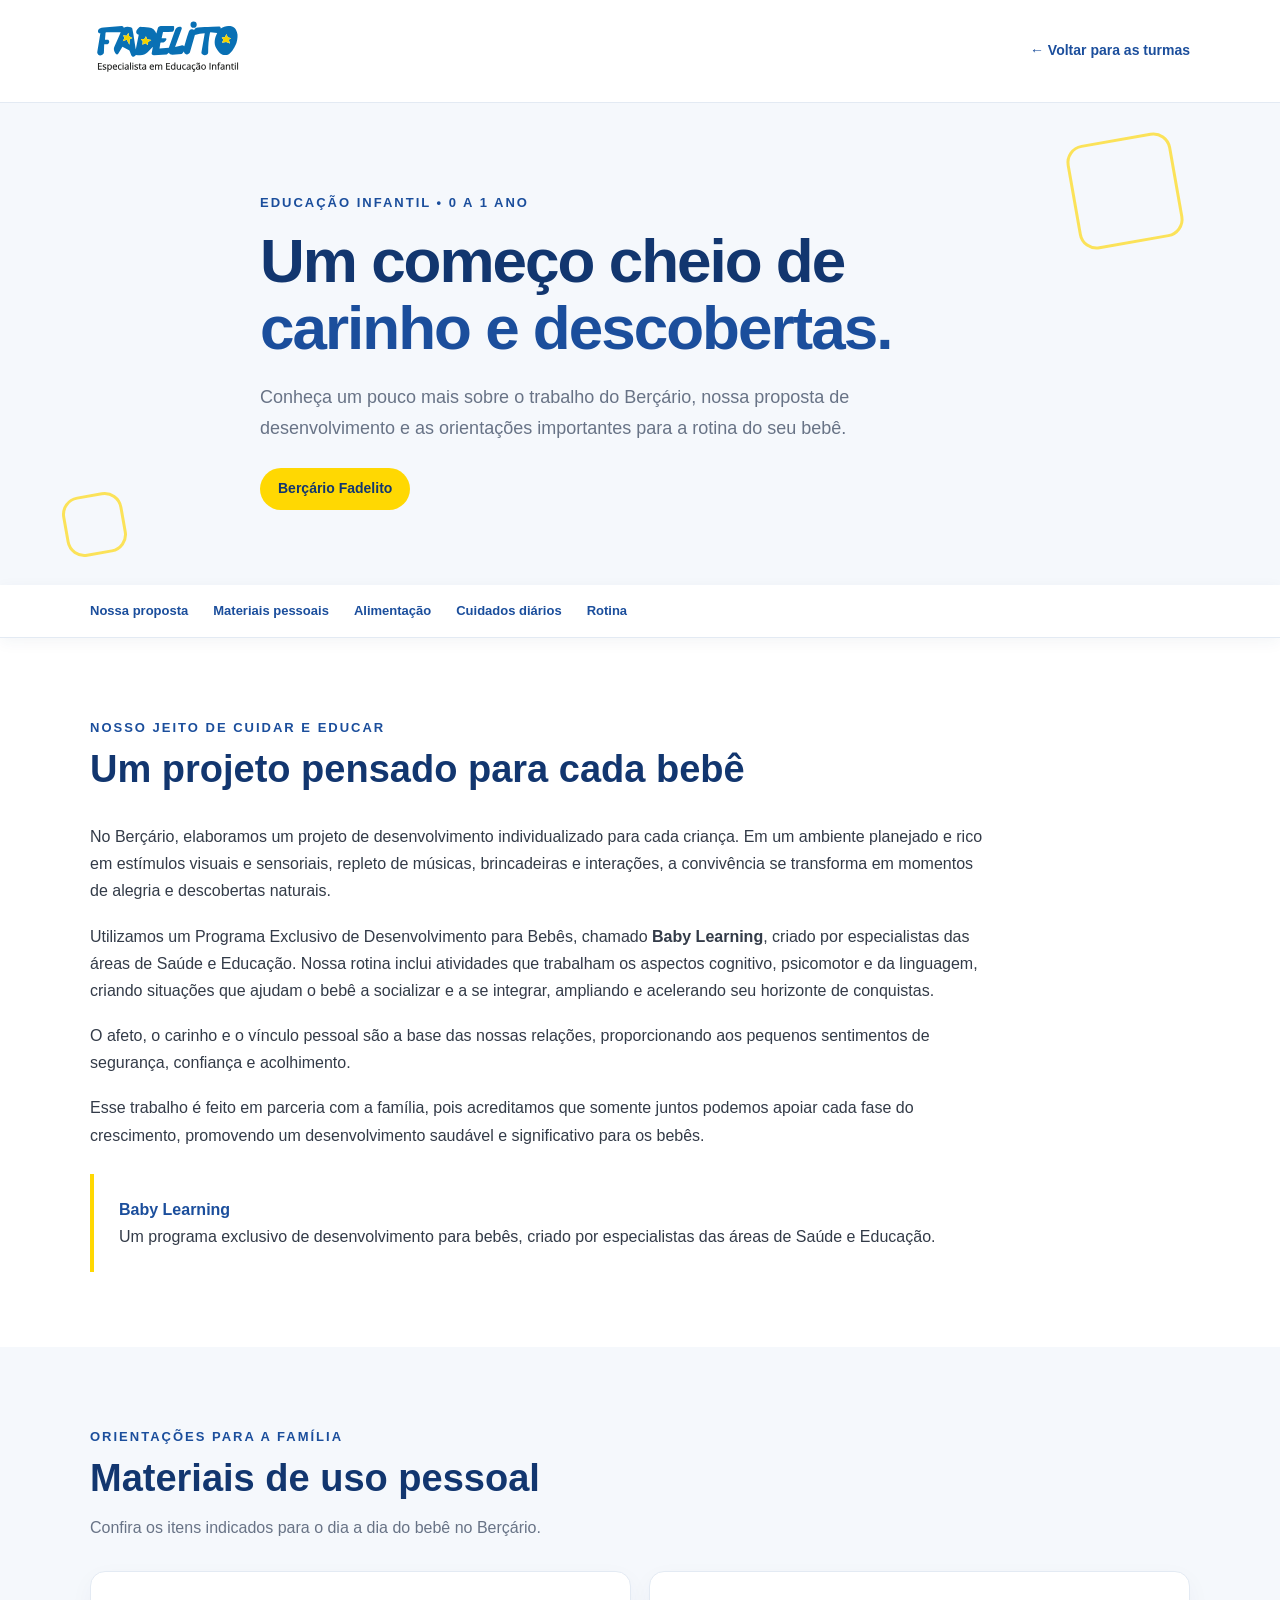
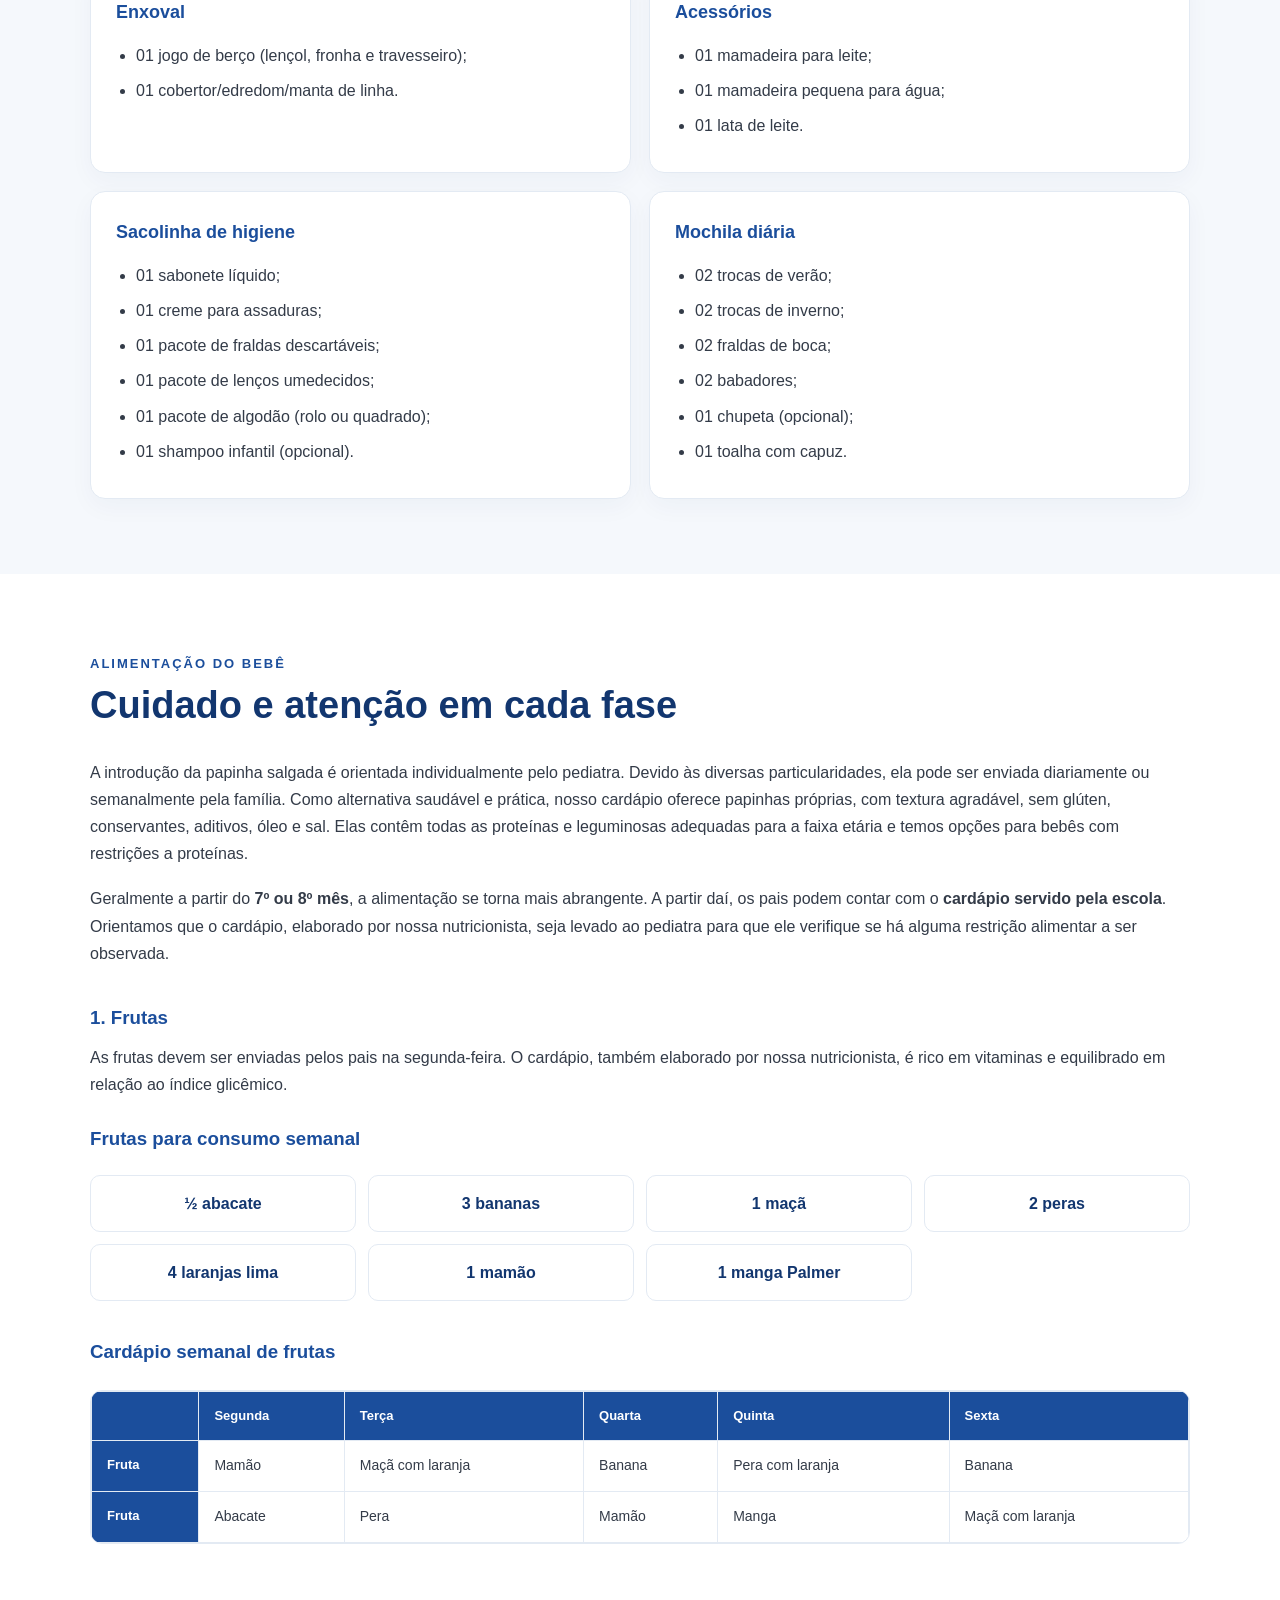
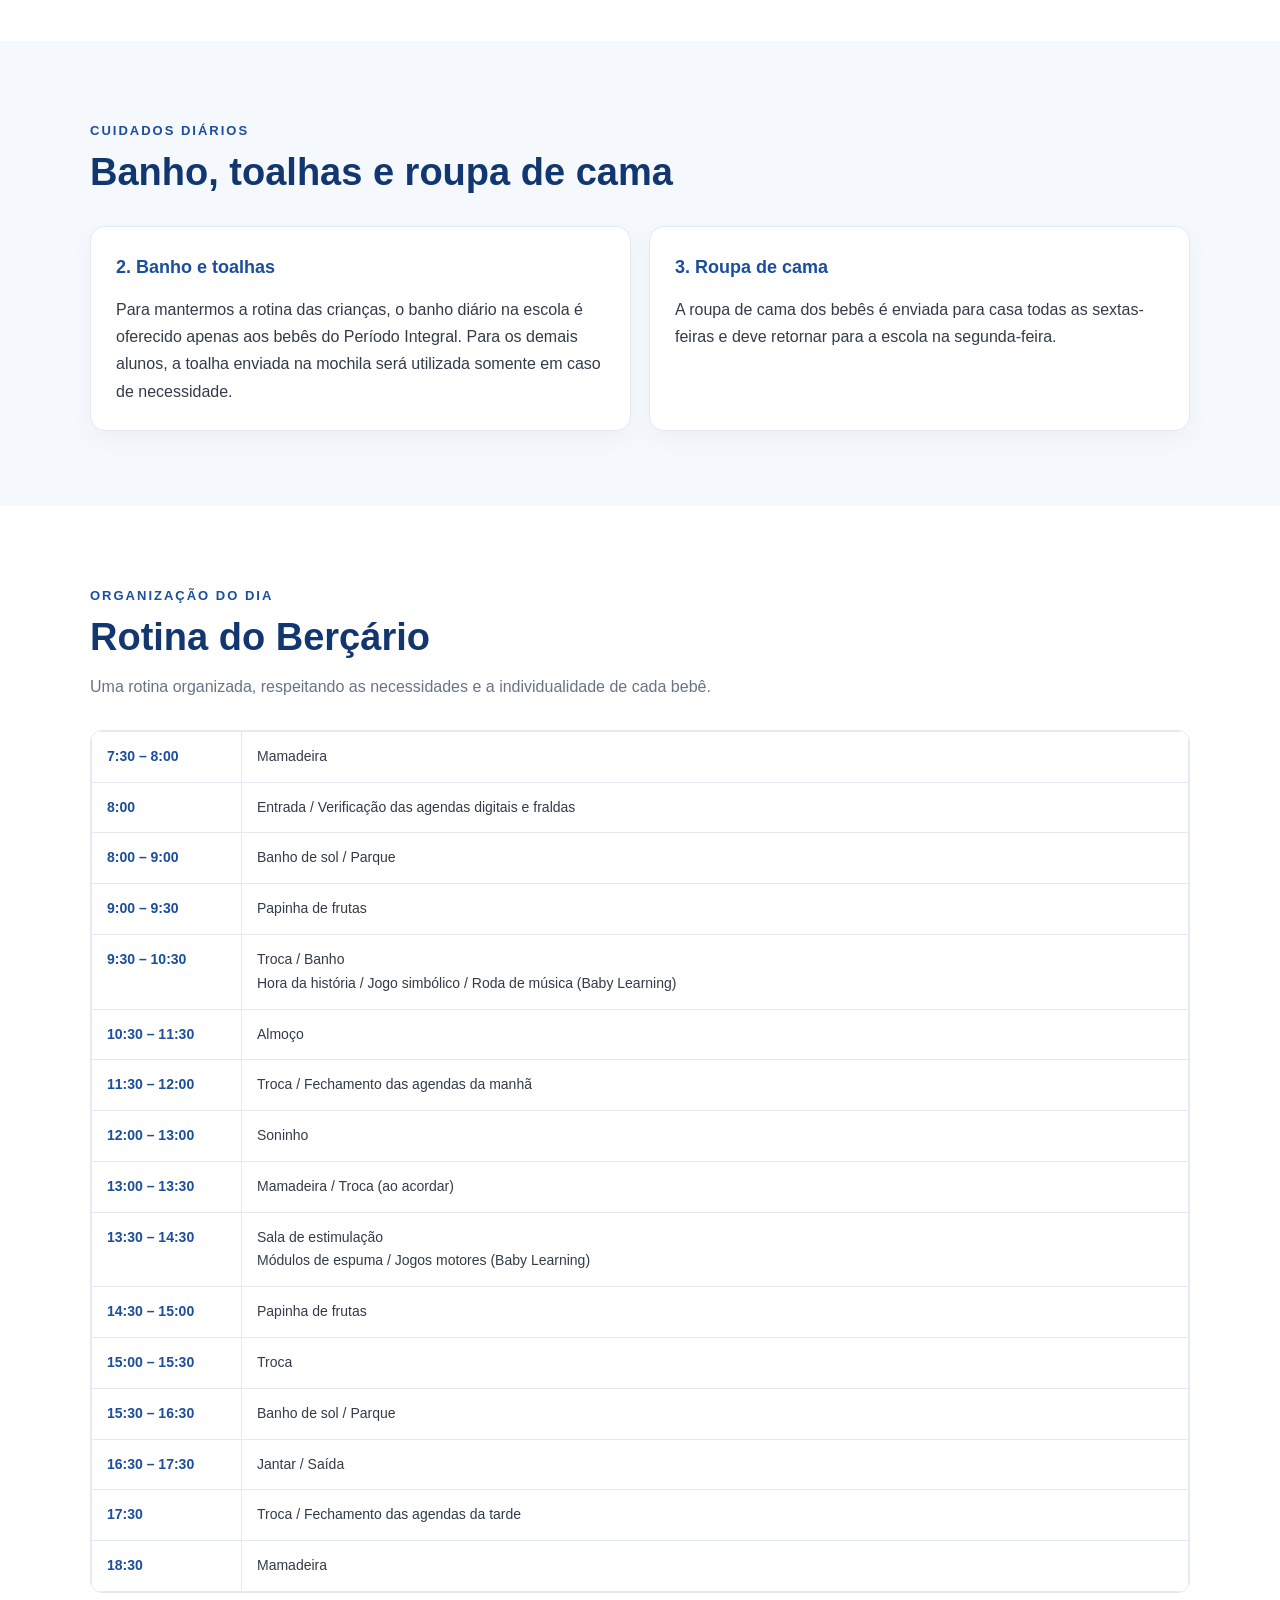
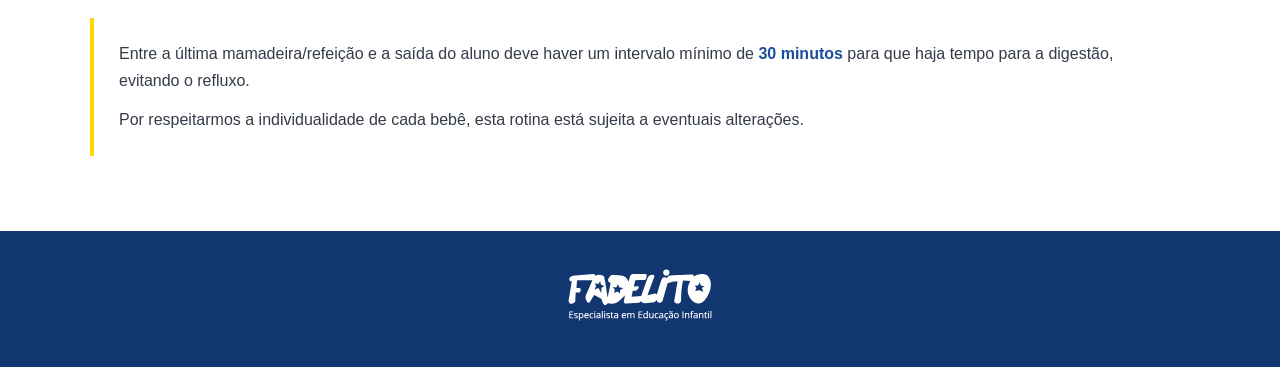
<file: bercario.html>
<!DOCTYPE html>
<html lang="pt-BR">
<head>
<meta charset="UTF-8">
<meta name="viewport" content="width=device-width, initial-scale=1.0">
<title>Berçário | Fadelito</title>

<style>
:root {
    --blue: #1b4e9c;
    --blue-dark: #12366f;
    --yellow: #ffd802;
    --text: #333b48;
    --muted: #687386;
    --light: #f5f8fc;
    --border: #e3eaf3;
}

* {
    box-sizing: border-box;
    margin: 0;
    padding: 0;
}

html {
    scroll-behavior: smooth;
}

body {
    font-family: Arial, Helvetica, sans-serif;
    color: var(--text);
    background: #fff;
    line-height: 1.7;
}

.container {
    width: min(1100px, 90%);
    margin: auto;
}

.topbar {
    padding: 18px 0;
    border-bottom: 1px solid var(--border);
    background: #fff;
}

.topbar-content {
    display: flex;
    align-items: center;
    justify-content: space-between;
    gap: 20px;
}

.logo {
    width: 155px;
}

.logo img {
    max-height: 58px;
    object-fit: contain;
}

.back-link {
    color: var(--blue);
    text-decoration: none;
    font-weight: 700;
    font-size: 14px;
}

.hero {
    position: relative;
    overflow: hidden;
    padding: 85px 0 75px;
    background: var(--light);
}

.hero::before,
.hero::after {
    content: "";
    position: absolute;
    border: 3px solid rgba(255,216,2,.65);
    border-radius: 18px;
    transform: rotate(-10deg);
}

.hero::before {
    width: 100px;
    height: 100px;
    top: 35px;
    right: 8%;
}

.hero::after {
    width: 55px;
    height: 55px;
    bottom: 30px;
    left: 5%;
}

.hero-content {
    position: relative;
    z-index: 1;
    max-width: 760px;
}

.eyebrow {
    display: inline-block;
    color: var(--blue);
    font-size: 13px;
    font-weight: 800;
    letter-spacing: 2px;
    text-transform: uppercase;
    margin-bottom: 14px;
}

.hero h1 {
    color: var(--blue-dark);
    font-size: clamp(38px, 6vw, 62px);
    line-height: 1.08;
    margin-bottom: 20px;
    letter-spacing: -2px;
}

.hero h1 span {
    color: var(--blue);
}

.hero p {
    max-width: 680px;
    color: var(--muted);
    font-size: 18px;
}

.hero-tag {
    display: inline-block;
    margin-top: 25px;
    padding: 9px 18px;
    border-radius: 30px;
    background: var(--yellow);
    color: var(--blue-dark);
    font-weight: 800;
    font-size: 14px;
}

.page-nav {
    position: sticky;
    top: 0;
    z-index: 10;
    background: #fff;
    border-bottom: 1px solid var(--border);
    box-shadow: 0 4px 15px rgba(20,50,90,.05);
}

.nav-content {
    display: flex;
    gap: 25px;
    overflow-x: auto;
    padding: 15px 0;
    white-space: nowrap;
}

.nav-content a {
    color: var(--blue);
    text-decoration: none;
    font-size: 13px;
    font-weight: 700;
}

.nav-content a:hover {
    color: var(--blue-dark);
}

.content-section {
    padding: 75px 0;
    scroll-margin-top: 75px;
}

.content-section.alt {
    background: var(--light);
}

.section-title {
    margin-bottom: 30px;
}

.section-title .eyebrow {
    margin-bottom: 8px;
}

.section-title h2 {
    color: var(--blue-dark);
    font-size: clamp(27px, 4vw, 38px);
    line-height: 1.2;
}

.section-title p {
    color: var(--muted);
    margin-top: 12px;
    max-width: 750px;
}

.intro-text {
    max-width: 900px;
}

.intro-text p {
    margin-bottom: 18px;
}

.highlight {
    border-left: 4px solid var(--yellow);
    background: #fff;
    padding: 22px 25px;
    border-radius: 0 12px 12px 0;
    margin-top: 25px;
}

.highlight strong {
    color: var(--blue);
}

.cards-grid {
    display: grid;
    grid-template-columns: repeat(2, minmax(0, 1fr));
    gap: 18px;
}

.info-card {
    background: #fff;
    border: 1px solid var(--border);
    border-radius: 15px;
    padding: 25px;
    box-shadow: 0 8px 25px rgba(25,55,95,.04);
}

.info-card h3 {
    color: var(--blue);
    font-size: 18px;
    margin-bottom: 14px;
}

.info-card ul {
    padding-left: 20px;
}

.info-card li {
    margin-bottom: 8px;
}

.table-wrap {
    width: 100%;
    overflow-x: auto;
    margin: 22px 0;
    border-radius: 12px;
    border: 1px solid var(--border);
    background: #fff;
}

table {
    width: 100%;
    border-collapse: collapse;
    min-width: 560px;
}

th, td {
    border: 1px solid var(--border);
    padding: 13px 15px;
    text-align: left;
    vertical-align: top;
}

th {
    background: var(--blue);
    color: #fff;
    font-size: 13px;
}

td {
    font-size: 14px;
}

.fruit-list {
    display: grid;
    grid-template-columns: repeat(4, 1fr);
    gap: 12px;
    list-style: none;
    margin-top: 20px;
}

.fruit-list li {
    background: #fff;
    border: 1px solid var(--border);
    border-radius: 10px;
    padding: 14px;
    text-align: center;
    font-weight: 700;
    color: var(--blue-dark);
}

.note {
    color: var(--muted);
    font-size: 14px;
    margin-top: 15px;
}

.schedule td:first-child {
    width: 150px;
    color: var(--blue);
    font-weight: 800;
    white-space: nowrap;
}

.form-card {
    background: #fff;
    border: 1px solid var(--border);
    border-radius: 16px;
    padding: 30px;
    margin-bottom: 18px;
}

.form-card h3 {
    color: var(--blue);
    margin-bottom: 15px;
}

.form-card label {
    display: block;
    font-weight: 700;
    margin: 15px 0 6px;
}

.form-card input,
.form-card textarea {
    width: 100%;
    padding: 12px;
    border: 1px solid #d5deea;
    border-radius: 8px;
    font: inherit;
}

.form-card textarea {
    min-height: 85px;
    resize: vertical;
}

.form-intro {
    margin-bottom: 25px;
}

.btn {
    display: inline-block;
    padding: 13px 25px;
    border: 0;
    border-radius: 30px;
    background: var(--blue);
    color: #fff;
    text-decoration: none;
    font-weight: 800;
    cursor: pointer;
    transition: .2s ease;
}

.btn:hover {
    background: var(--blue-dark);
    transform: translateY(-2px);
}

.footer {
    padding: 35px 0;
    background: var(--blue-dark);
    color: #fff;
    text-align: center;
}

.footer strong {
    color: var(--yellow);
}

@media (max-width: 700px) {
    .hero {
        padding: 65px 0;
    }

    .hero p {
        font-size: 16px;
    }

    .content-section {
        padding: 55px 0;
    }

    .cards-grid {
        grid-template-columns: 1fr;
    }

    .fruit-list {
        grid-template-columns: repeat(2, 1fr);
    }

    .form-card {
        padding: 20px;
    }

    .topbar-content {
        align-items: flex-start;
    }
	
	
}
</style>
</head>

<body>

<header class="topbar">
    <div class="container topbar-content">
        <div class="logo"><a href="index.html#turmas"><img src="images/logo-fadelito.svg" alt="Fadelito"></a></div>
        <a class="back-link" href="index.html#turmas">← Voltar para as turmas</a>
    </div>
</header>

<section class="hero">
    <div class="container hero-content">
        <span class="eyebrow">Educação Infantil • 0 a 1 ano</span>
        <h1>Um começo cheio de <span>carinho e descobertas.</span></h1>
        <p>
            Conheça um pouco mais sobre o trabalho do Berçário,
            nossa proposta de desenvolvimento e as orientações
            importantes para a rotina do seu bebê.
        </p>
        <span class="hero-tag">Berçário Fadelito</span>
    </div>
</section>

<nav class="page-nav">
    <div class="container nav-content">
        <a href="#proposta">Nossa proposta</a>
        <a href="#materiais">Materiais pessoais</a>
        <a href="#alimentacao">Alimentação</a>
        <a href="#cuidados">Cuidados diários</a>
        <a href="#rotina">Rotina</a>
    </div>
</nav>

<main>

<!-- NOSSA PROPOSTA -->
<section class="content-section" id="proposta">
    <div class="container">
        <div class="section-title">
            <span class="eyebrow">Nosso jeito de cuidar e educar</span>
            <h2>Um projeto pensado para cada bebê</h2>
        </div>

        <div class="intro-text">
            <p>
                No Berçário, elaboramos um projeto de desenvolvimento
                individualizado para cada criança. Em um ambiente planejado
                e rico em estímulos visuais e sensoriais, repleto de músicas,
                brincadeiras e interações, a convivência se transforma em
                momentos de alegria e descobertas naturais.
            </p>

            <p>
                Utilizamos um Programa Exclusivo de Desenvolvimento para
                Bebês, chamado <strong>Baby Learning</strong>, criado por
                especialistas das áreas de Saúde e Educação. Nossa rotina
                inclui atividades que trabalham os aspectos cognitivo,
                psicomotor e da linguagem, criando situações que ajudam
                o bebê a socializar e a se integrar, ampliando e acelerando
                seu horizonte de conquistas.
            </p>

            <p>
                O afeto, o carinho e o vínculo pessoal são a base das nossas
                relações, proporcionando aos pequenos sentimentos de
                segurança, confiança e acolhimento.
            </p>

            <p>
                Esse trabalho é feito em parceria com a família, pois
                acreditamos que somente juntos podemos apoiar cada fase
                do crescimento, promovendo um desenvolvimento saudável
                e significativo para os bebês.
            </p>
        </div>

        <div class="highlight">
            <strong>Baby Learning</strong>
            <p>
                Um programa exclusivo de desenvolvimento para bebês,
                criado por especialistas das áreas de Saúde e Educação.
            </p>
        </div>
    </div>
</section>

<!-- MATERIAIS PESSOAIS -->
<section class="content-section alt" id="materiais">
    <div class="container">
        <div class="section-title">
            <span class="eyebrow">Orientações para a família</span>
            <h2>Materiais de uso pessoal</h2>
            <p>
                Confira os itens indicados para o dia a dia do bebê no Berçário.
            </p>
        </div>

        <div class="cards-grid">

            <div class="info-card">
                <h3>Enxoval</h3>
                <ul>
                    <li>01 jogo de berço (lençol, fronha e travesseiro);</li>
                    <li>01 cobertor/edredom/manta de linha.</li>
                </ul>
            </div>

            <div class="info-card">
                <h3>Acessórios</h3>
                <ul>
                    <li>01 mamadeira para leite;</li>
                    <li>01 mamadeira pequena para água;</li>
                    <li>01 lata de leite.</li>
                </ul>
            </div>

            <div class="info-card">
                <h3>Sacolinha de higiene</h3>
                <ul>
                    <li>01 sabonete líquido;</li>
                    <li>01 creme para assaduras;</li>
                    <li>01 pacote de fraldas descartáveis;</li>
                    <li>01 pacote de lenços umedecidos;</li>
                    <li>01 pacote de algodão (rolo ou quadrado);</li>
                    <li>01 shampoo infantil (opcional).</li>
                </ul>
            </div>

            <div class="info-card">
                <h3>Mochila diária</h3>
                <ul>
                    <li>02 trocas de verão;</li>
                    <li>02 trocas de inverno;</li>
                    <li>02 fraldas de boca;</li>
                    <li>02 babadores;</li>
                    <li>01 chupeta (opcional);</li>
                    <li>01 toalha com capuz.</li>
                </ul>
            </div>

        </div>
    </div>
</section>

<!-- ALIMENTAÇÃO -->
<section class="content-section" id="alimentacao">
    <div class="container">
        <div class="section-title">
            <span class="eyebrow">Alimentação do bebê</span>
            <h2>Cuidado e atenção em cada fase</h2>
        </div>

        <p>
            A introdução da papinha salgada é orientada individualmente
            pelo pediatra. Devido às diversas particularidades, ela pode
            ser enviada diariamente ou semanalmente pela família.
            Como alternativa saudável e prática, nosso cardápio oferece
            papinhas próprias, com textura agradável, sem glúten,
            conservantes, aditivos, óleo e sal. Elas contêm todas as
            proteínas e leguminosas adequadas para a faixa etária e
            temos opções para bebês com restrições a proteínas.
        </p>

        <p style="margin-top:18px;">
            Geralmente a partir do <strong>7º ou 8º mês</strong>, a
            alimentação se torna mais abrangente. A partir daí, os pais
            podem contar com o <strong>cardápio servido pela escola</strong>.
            Orientamos que o cardápio, elaborado por nossa nutricionista,
            seja levado ao pediatra para que ele verifique se há alguma
            restrição alimentar a ser observada.
        </p>

        <div style="margin-top:35px;">
            <h3 style="color:var(--blue);">1. Frutas</h3>
            <p style="margin-top:10px;">
                As frutas devem ser enviadas pelos pais na segunda-feira.
                O cardápio, também elaborado por nossa nutricionista,
                é rico em vitaminas e equilibrado em relação ao índice glicêmico.
            </p>

            <h3 style="color:var(--blue); margin-top:25px;">
                Frutas para consumo semanal
            </h3>

            <ul class="fruit-list">
                <li>½ abacate</li>
                <li>3 bananas</li>
                <li>1 maçã</li>
                <li>2 peras</li>
                <li>4 laranjas lima</li>
                <li>1 mamão</li>
                <li>1 manga Palmer</li>
            </ul>
        </div>

        <h3 style="color:var(--blue); margin-top:35px;">
            Cardápio semanal de frutas
        </h3>

        <div class="table-wrap">
            <table>
                <thead>
                    <tr>
                        <th></th>
                        <th>Segunda</th>
                        <th>Terça</th>
                        <th>Quarta</th>
                        <th>Quinta</th>
                        <th>Sexta</th>
                    </tr>
                </thead>
                <tbody>
                    <tr>
                        <th>Fruta</th>
                        <td>Mamão</td>
                        <td>Maçã com laranja</td>
                        <td>Banana</td>
                        <td>Pera com laranja</td>
                        <td>Banana</td>
                    </tr>
                    <tr>
                        <th>Fruta</th>
                        <td>Abacate</td>
                        <td>Pera</td>
                        <td>Mamão</td>
                        <td>Manga</td>
                        <td>Maçã com laranja</td>
                    </tr>
                </tbody>
            </table>
        </div>
    </div>
</section>

<!-- CUIDADOS -->
<section class="content-section alt" id="cuidados">
    <div class="container">
        <div class="section-title">
            <span class="eyebrow">Cuidados diários</span>
            <h2>Banho, toalhas e roupa de cama</h2>
        </div>

        <div class="cards-grid">
            <div class="info-card">
                <h3>2. Banho e toalhas</h3>
                <p>
                    Para mantermos a rotina das crianças, o banho diário
                    na escola é oferecido apenas aos bebês do Período Integral.
                    Para os demais alunos, a toalha enviada na mochila será
                    utilizada somente em caso de necessidade.
                </p>
            </div>

            <div class="info-card">
                <h3>3. Roupa de cama</h3>
                <p>
                    A roupa de cama dos bebês é enviada para casa todas
                    as sextas-feiras e deve retornar para a escola na segunda-feira.
                </p>
            </div>
        </div>
    </div>
</section>

<!-- ROTINA -->
<section class="content-section" id="rotina">
    <div class="container">
        <div class="section-title">
            <span class="eyebrow">Organização do dia</span>
            <h2>Rotina do Berçário</h2>
            <p>
                Uma rotina organizada, respeitando as necessidades
                e a individualidade de cada bebê.
            </p>
        </div>

        <div class="table-wrap">
            <table class="schedule">
                <tbody>
                    <tr><td>7:30 – 8:00</td><td>Mamadeira</td></tr>
                    <tr><td>8:00</td><td>Entrada / Verificação das agendas digitais e fraldas</td></tr>
                    <tr><td>8:00 – 9:00</td><td>Banho de sol / Parque</td></tr>
                    <tr><td>9:00 – 9:30</td><td>Papinha de frutas</td></tr>
                    <tr><td>9:30 – 10:30</td><td>Troca / Banho<br>Hora da história / Jogo simbólico / Roda de música (Baby Learning)</td></tr>
                    <tr><td>10:30 – 11:30</td><td>Almoço</td></tr>
                    <tr><td>11:30 – 12:00</td><td>Troca / Fechamento das agendas da manhã</td></tr>
                    <tr><td>12:00 – 13:00</td><td>Soninho</td></tr>
                    <tr><td>13:00 – 13:30</td><td>Mamadeira / Troca (ao acordar)</td></tr>
                    <tr><td>13:30 – 14:30</td><td>Sala de estimulação<br>Módulos de espuma / Jogos motores (Baby Learning)</td></tr>
                    <tr><td>14:30 – 15:00</td><td>Papinha de frutas</td></tr>
                    <tr><td>15:00 – 15:30</td><td>Troca</td></tr>
                    <tr><td>15:30 – 16:30</td><td>Banho de sol / Parque</td></tr>
                    <tr><td>16:30 – 17:30</td><td>Jantar / Saída</td></tr>
                    <tr><td>17:30</td><td>Troca / Fechamento das agendas da tarde</td></tr>
                    <tr><td>18:30</td><td>Mamadeira</td></tr>
                </tbody>
            </table>
        </div>

        <div class="highlight">
            <p>
                Entre a última mamadeira/refeição e a saída do aluno deve
                haver um intervalo mínimo de <strong>30 minutos</strong>
                para que haja tempo para a digestão, evitando o refluxo.
            </p>
            <p style="margin-top:12px;">
                Por respeitarmos a individualidade de cada bebê, esta rotina
                está sujeita a eventuais alterações.
            </p>
        </div>
    </div>
</section>

</main>

<footer class="footer">
    <div class="container logo">
<img src="images/logo-fadelito-branco.svg" alt="Fadelito">
    </div>
</footer>

</body>
</html>
</file>
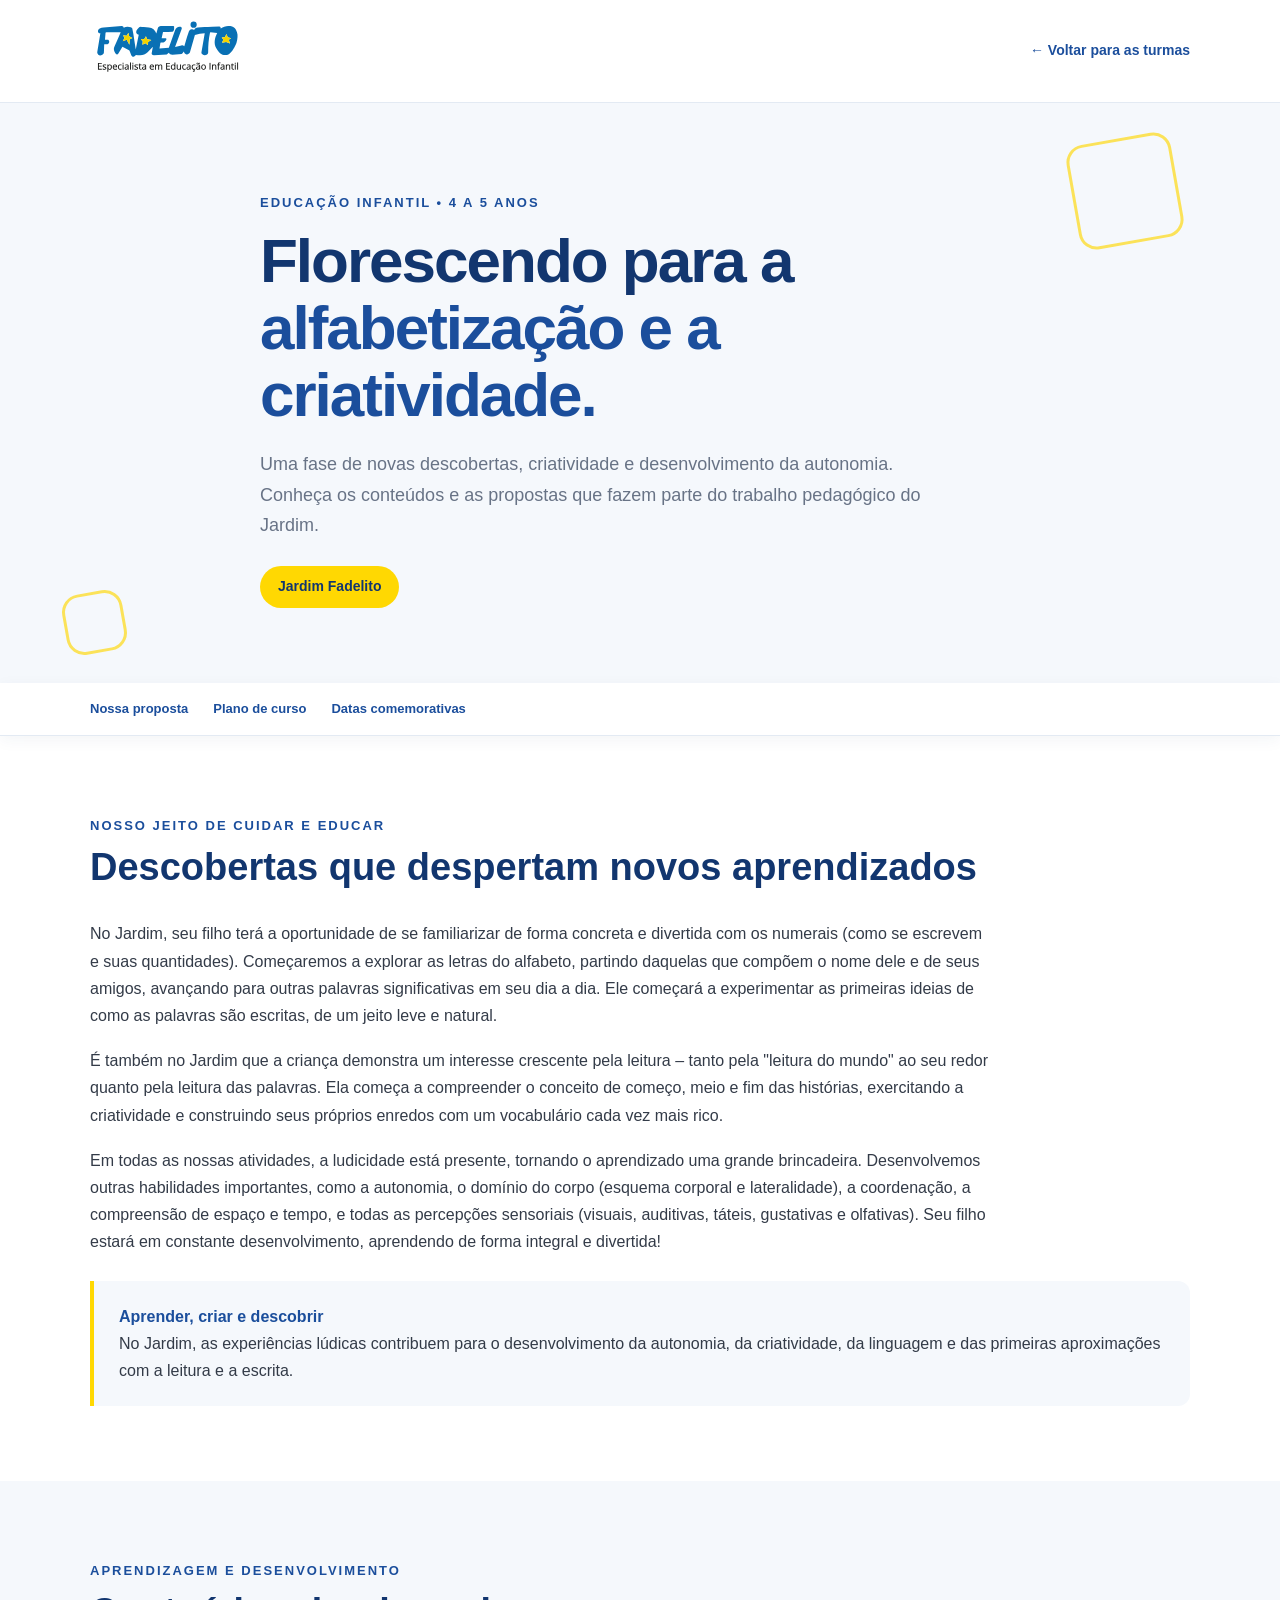
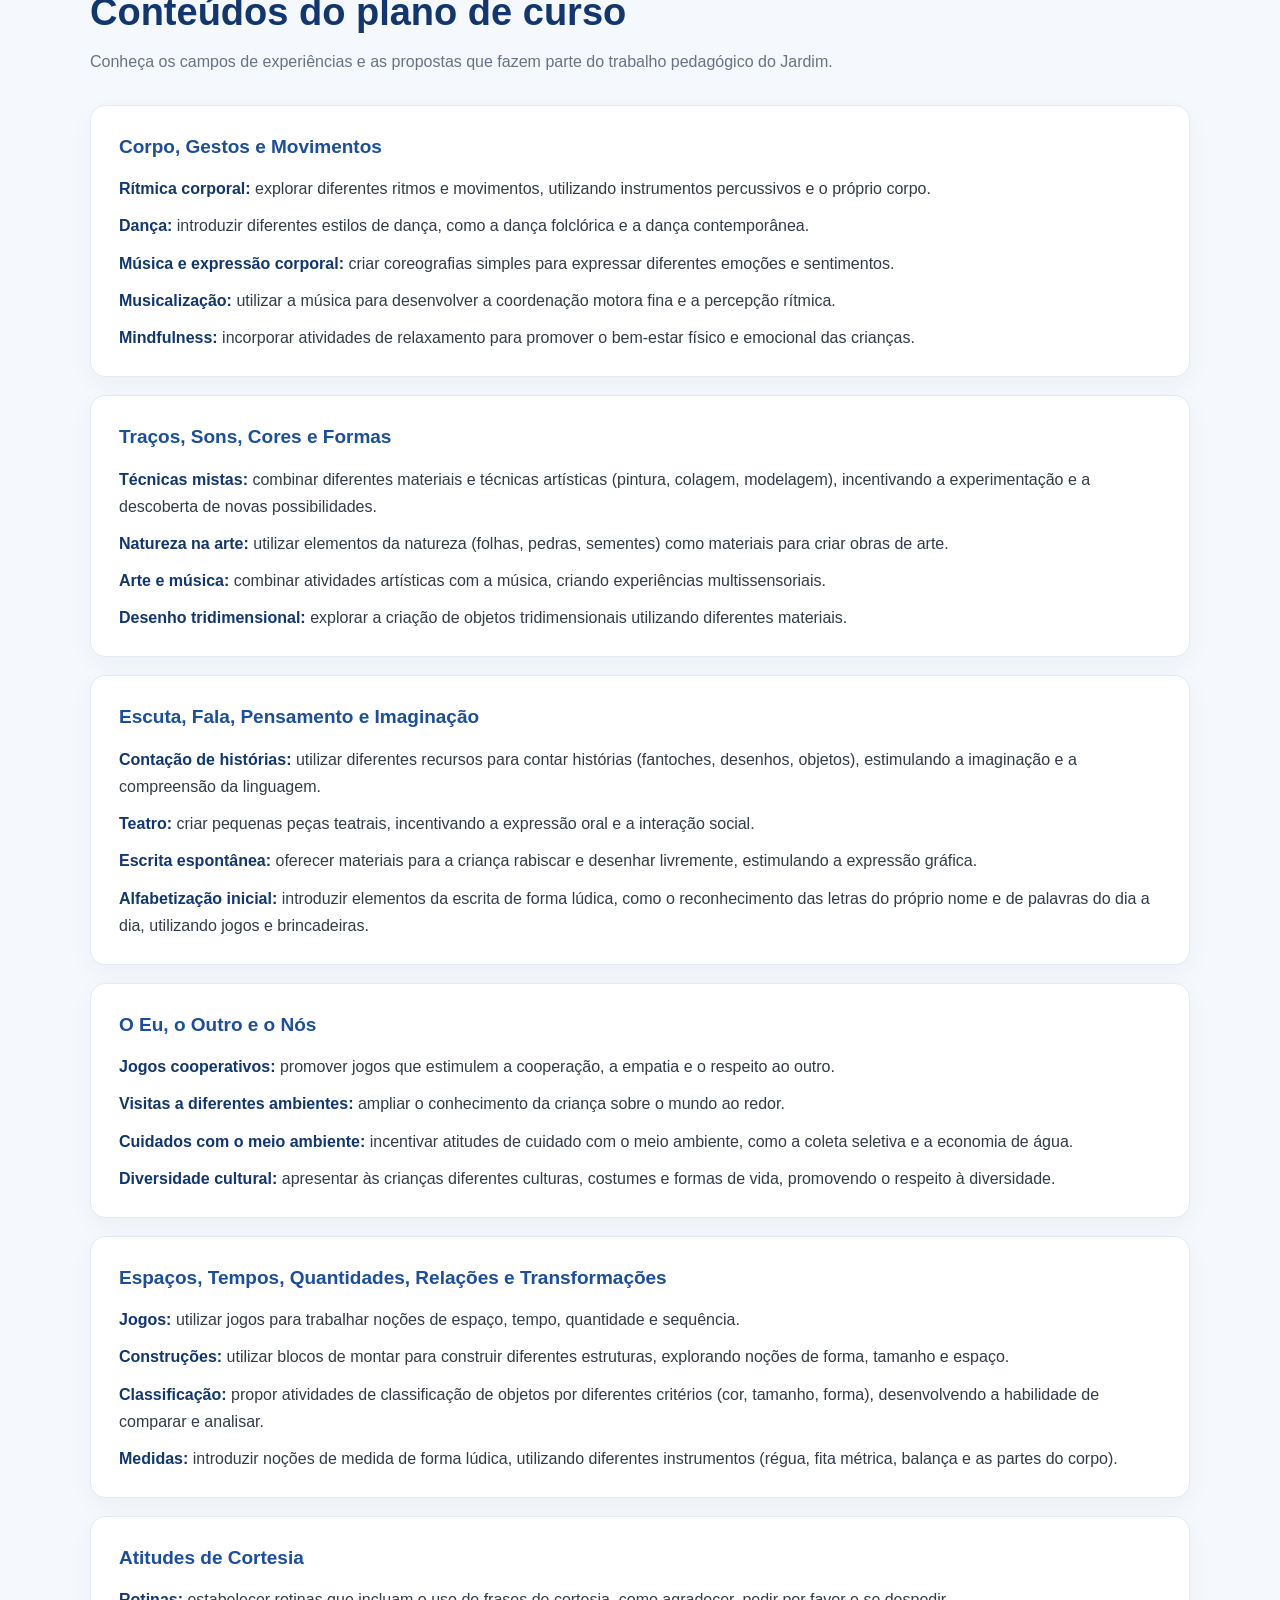
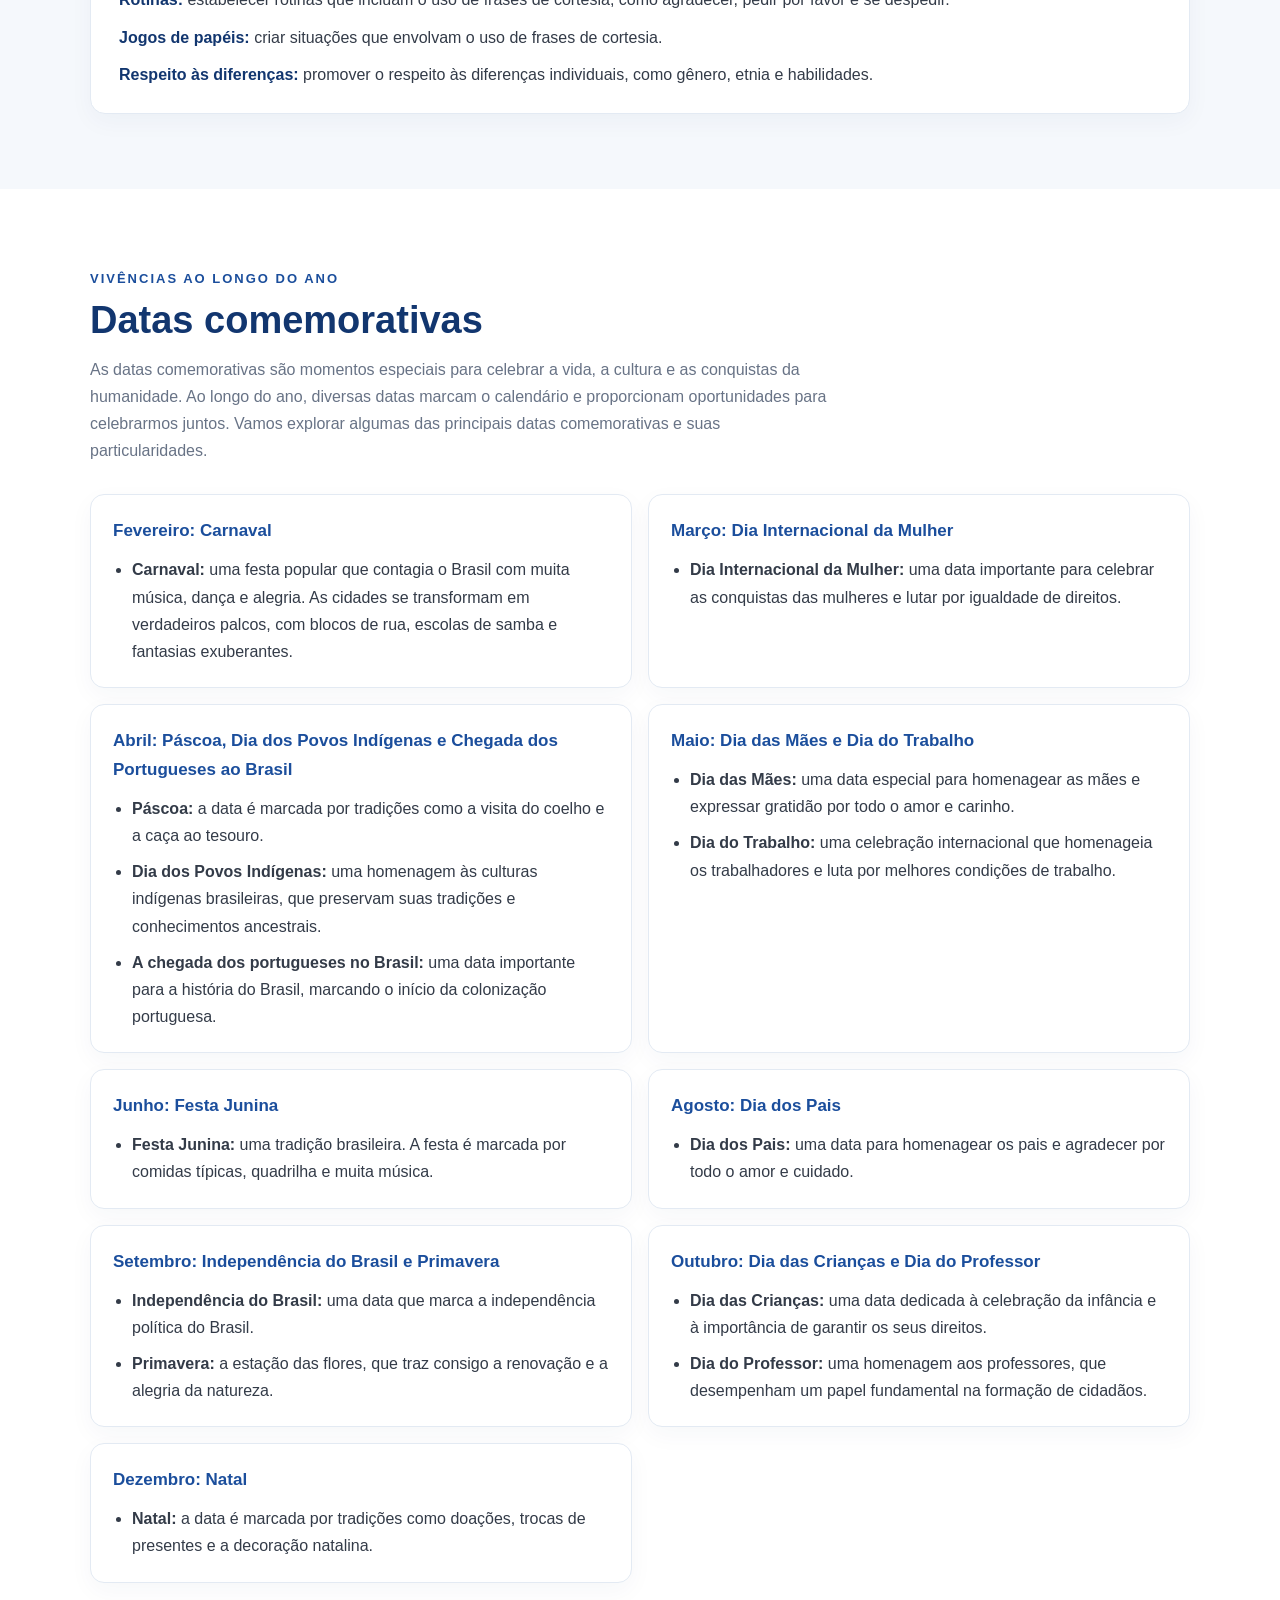
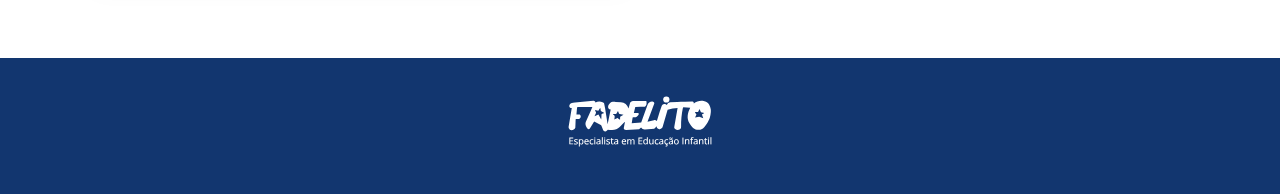
<file: jardim.html>
<!DOCTYPE html>
<html lang="pt-BR">
<head>
<meta charset="UTF-8">
<meta name="viewport" content="width=device-width, initial-scale=1.0">
<title>Jardim | Fadelito</title>

<style>
:root {
    --blue: #1b4e9c;
    --blue-dark: #12366f;
    --yellow: #ffd802;
    --text: #333b48;
    --muted: #687386;
    --light: #f5f8fc;
    --border: #e3eaf3;
}

* {
    box-sizing: border-box;
    margin: 0;
    padding: 0;
}

html {
    scroll-behavior: smooth;
}

body {
    font-family: Arial, Helvetica, sans-serif;
    color: var(--text);
    background: #fff;
    line-height: 1.7;
}

.container {
    width: min(1100px, 90%);
    margin: auto;
}

/* CABEÇALHO */

.topbar {
    padding: 18px 0;
    border-bottom: 1px solid var(--border);
    background: #fff;
}

.topbar-content {
    display: flex;
    align-items: center;
    justify-content: space-between;
    gap: 20px;
}

.logo {
    width: 155px;
}

.logo img {
    max-height: 58px;
    object-fit: contain;
}

.back-link {
    color: var(--blue);
    text-decoration: none;
    font-weight: 700;
    font-size: 14px;
}

/* HERO */

.hero {
    position: relative;
    overflow: hidden;
    padding: 85px 0 75px;
    background: var(--light);
}

.hero::before,
.hero::after {
    content: "";
    position: absolute;
    border: 3px solid rgba(255,216,2,.65);
    border-radius: 18px;
    transform: rotate(-10deg);
}

.hero::before {
    width: 100px;
    height: 100px;
    top: 35px;
    right: 8%;
}

.hero::after {
    width: 55px;
    height: 55px;
    bottom: 30px;
    left: 5%;
}

.hero-content {
    position: relative;
    z-index: 1;
    max-width: 760px;
}

.eyebrow {
    display: inline-block;
    color: var(--blue);
    font-size: 13px;
    font-weight: 800;
    letter-spacing: 2px;
    text-transform: uppercase;
    margin-bottom: 14px;
}

.hero h1 {
    color: var(--blue-dark);
    font-size: clamp(38px, 6vw, 62px);
    line-height: 1.08;
    margin-bottom: 20px;
    letter-spacing: -2px;
}

.hero h1 span {
    color: var(--blue);
}

.hero p {
    max-width: 680px;
    color: var(--muted);
    font-size: 18px;
}

.hero-tag {
    display: inline-block;
    margin-top: 25px;
    padding: 9px 18px;
    border-radius: 30px;
    background: var(--yellow);
    color: var(--blue-dark);
    font-weight: 800;
    font-size: 14px;
}

/* NAVEGAÇÃO */

.page-nav {
    position: sticky;
    top: 0;
    z-index: 10;
    background: #fff;
    border-bottom: 1px solid var(--border);
    box-shadow: 0 4px 15px rgba(20,50,90,.05);
}

.nav-content {
    display: flex;
    gap: 25px;
    overflow-x: auto;
    padding: 15px 0;
    white-space: nowrap;
}

.nav-content a {
    color: var(--blue);
    text-decoration: none;
    font-size: 13px;
    font-weight: 700;
}

.nav-content a:hover {
    color: var(--blue-dark);
}

/* SEÇÕES */

.content-section {
    padding: 75px 0;
    scroll-margin-top: 75px;
}

.content-section.alt {
    background: var(--light);
}

.section-title {
    margin-bottom: 30px;
}

.section-title .eyebrow {
    margin-bottom: 8px;
}

.section-title h2 {
    color: var(--blue-dark);
    font-size: clamp(27px, 4vw, 38px);
    line-height: 1.2;
}

.section-title p {
    color: var(--muted);
    margin-top: 12px;
    max-width: 750px;
}

/* PROPOSTA PEDAGÓGICA */

.intro-text {
    max-width: 900px;
}

.intro-text p {
    margin-bottom: 18px;
}

.highlight {
    border-left: 4px solid var(--yellow);
    background: var(--light);
    padding: 22px 25px;
    border-radius: 0 12px 12px 0;
    margin-top: 25px;
}

.highlight strong {
    color: var(--blue);
}

/* CONTEÚDOS PEDAGÓGICOS */

.learning-list {
    display: grid;
    grid-template-columns: 1fr;
    gap: 18px;
}

.learning-card {
    background: #fff;
    border: 1px solid var(--border);
    border-radius: 15px;
    padding: 25px 28px;
    box-shadow: 0 8px 25px rgba(25,55,95,.04);
}

.learning-card h3 {
    color: var(--blue);
    font-size: 19px;
    margin-bottom: 12px;
}

.learning-card p {
    margin-bottom: 10px;
}

.learning-card p:last-child {
    margin-bottom: 0;
}

.learning-card strong {
    color: var(--blue-dark);
}

/* DATAS COMEMORATIVAS */

.calendar-list {
    display: grid;
    grid-template-columns: repeat(2, minmax(0, 1fr));
    gap: 16px;
}

.calendar-card {
    background: #fff;
    border: 1px solid var(--border);
    border-radius: 14px;
    padding: 22px;
    box-shadow: 0 8px 25px rgba(25,55,95,.04);
}

.calendar-card h3 {
    color: var(--blue);
    font-size: 17px;
    margin-bottom: 10px;
}

.calendar-card ul {
    padding-left: 19px;
}

.calendar-card li {
    margin-bottom: 9px;
}

.calendar-card li:last-child {
    margin-bottom: 0;
}

/* RODAPÉ */

.footer {
    padding: 35px 0;
    background: var(--blue-dark);
    color: #fff;
    text-align: center;
}

.footer strong {
    color: var(--yellow);
}

/* RESPONSIVIDADE */

@media (max-width: 700px) {
    .hero {
        padding: 65px 0;
    }

    .hero p {
        font-size: 16px;
    }

    .content-section {
        padding: 55px 0;
    }

    .calendar-list {
        grid-template-columns: 1fr;
    }

    .learning-card,
    .calendar-card {
        padding: 20px;
    }

    .topbar-content {
        align-items: flex-start;
    }
}
</style>
</head>

<body>

<!-- CABEÇALHO -->

<header class="topbar">
    <div class="container topbar-content">
        <div class="logo"><a href="index.html#turmas"><img src="images/logo-fadelito.svg" alt="Fadelito"></a></div>
        <a class="back-link" href="index.html#turmas">← Voltar para as turmas</a>
    </div>
</header>


<!-- HERO -->

<section class="hero">
    <div class="container hero-content">

        <span class="eyebrow">Educação Infantil • 4 a 5 anos</span>

        <h1>
            Florescendo para a
            <span>alfabetização e a criatividade.</span>
        </h1>

        <p>
            Uma fase de novas descobertas, criatividade e desenvolvimento
            da autonomia. Conheça os conteúdos e as propostas que fazem
            parte do trabalho pedagógico do Jardim.
        </p>

        <span class="hero-tag">Jardim Fadelito</span>

    </div>
</section>


<!-- NAVEGAÇÃO -->

<nav class="page-nav">
    <div class="container nav-content">
        <a href="#proposta">Nossa proposta</a>
        <a href="#conteudos">Plano de curso</a>
        <a href="#datas">Datas comemorativas</a>
    </div>
</nav>


<main>

<!-- NOSSA PROPOSTA -->

<section class="content-section" id="proposta">
    <div class="container">

        <div class="section-title">
            <span class="eyebrow">Nosso jeito de cuidar e educar</span>
            <h2>Descobertas que despertam novos aprendizados</h2>
        </div>

        <div class="intro-text">

            <p>
                No Jardim, seu filho terá a oportunidade de se familiarizar
                de forma concreta e divertida com os numerais (como se
                escrevem e suas quantidades). Começaremos a explorar as
                letras do alfabeto, partindo daquelas que compõem o nome
                dele e de seus amigos, avançando para outras palavras
                significativas em seu dia a dia. Ele começará a experimentar
                as primeiras ideias de como as palavras são escritas,
                de um jeito leve e natural.
            </p>

            <p>
                É também no Jardim que a criança demonstra um interesse
                crescente pela leitura – tanto pela "leitura do mundo"
                ao seu redor quanto pela leitura das palavras. Ela começa
                a compreender o conceito de começo, meio e fim das histórias,
                exercitando a criatividade e construindo seus próprios
                enredos com um vocabulário cada vez mais rico.
            </p>

            <p>
                Em todas as nossas atividades, a ludicidade está presente,
                tornando o aprendizado uma grande brincadeira. Desenvolvemos
                outras habilidades importantes, como a autonomia, o domínio
                do corpo (esquema corporal e lateralidade), a coordenação,
                a compreensão de espaço e tempo, e todas as percepções
                sensoriais (visuais, auditivas, táteis, gustativas e olfativas).
                Seu filho estará em constante desenvolvimento, aprendendo
                de forma integral e divertida!
            </p>

        </div>

        <div class="highlight">
            <strong>Aprender, criar e descobrir</strong>
            <p>
                No Jardim, as experiências lúdicas contribuem para o
                desenvolvimento da autonomia, da criatividade, da linguagem
                e das primeiras aproximações com a leitura e a escrita.
            </p>
        </div>

    </div>
</section>


<!-- CONTEÚDOS DO PLANO DE CURSO -->

<section class="content-section alt" id="conteudos">
    <div class="container">

        <div class="section-title">
            <span class="eyebrow">Aprendizagem e desenvolvimento</span>
            <h2>Conteúdos do plano de curso</h2>
            <p>
                Conheça os campos de experiências e as propostas
                que fazem parte do trabalho pedagógico do Jardim.
            </p>
        </div>

        <div class="learning-list">

            <article class="learning-card">
                <h3>Corpo, Gestos e Movimentos</h3>

                <p>
                    <strong>Rítmica corporal:</strong>
                    explorar diferentes ritmos e movimentos, utilizando
                    instrumentos percussivos e o próprio corpo.
                </p>

                <p>
                    <strong>Dança:</strong>
                    introduzir diferentes estilos de dança, como a
                    dança folclórica e a dança contemporânea.
                </p>

                <p>
                    <strong>Música e expressão corporal:</strong>
                    criar coreografias simples para expressar diferentes
                    emoções e sentimentos.
                </p>

                <p>
                    <strong>Musicalização:</strong>
                    utilizar a música para desenvolver a coordenação
                    motora fina e a percepção rítmica.
                </p>

                <p>
                    <strong>Mindfulness:</strong>
                    incorporar atividades de relaxamento para promover
                    o bem-estar físico e emocional das crianças.
                </p>
            </article>


            <article class="learning-card">
                <h3>Traços, Sons, Cores e Formas</h3>

                <p>
                    <strong>Técnicas mistas:</strong>
                    combinar diferentes materiais e técnicas artísticas
                    (pintura, colagem, modelagem), incentivando a
                    experimentação e a descoberta de novas possibilidades.
                </p>

                <p>
                    <strong>Natureza na arte:</strong>
                    utilizar elementos da natureza (folhas, pedras,
                    sementes) como materiais para criar obras de arte.
                </p>

                <p>
                    <strong>Arte e música:</strong>
                    combinar atividades artísticas com a música,
                    criando experiências multissensoriais.
                </p>

                <p>
                    <strong>Desenho tridimensional:</strong>
                    explorar a criação de objetos tridimensionais
                    utilizando diferentes materiais.
                </p>
            </article>


            <article class="learning-card">
                <h3>Escuta, Fala, Pensamento e Imaginação</h3>

                <p>
                    <strong>Contação de histórias:</strong>
                    utilizar diferentes recursos para contar histórias
                    (fantoches, desenhos, objetos), estimulando a
                    imaginação e a compreensão da linguagem.
                </p>

                <p>
                    <strong>Teatro:</strong>
                    criar pequenas peças teatrais, incentivando a
                    expressão oral e a interação social.
                </p>

                <p>
                    <strong>Escrita espontânea:</strong>
                    oferecer materiais para a criança rabiscar e
                    desenhar livremente, estimulando a expressão gráfica.
                </p>

                <p>
                    <strong>Alfabetização inicial:</strong>
                    introduzir elementos da escrita de forma lúdica,
                    como o reconhecimento das letras do próprio nome
                    e de palavras do dia a dia, utilizando jogos
                    e brincadeiras.
                </p>
            </article>


            <article class="learning-card">
                <h3>O Eu, o Outro e o Nós</h3>

                <p>
                    <strong>Jogos cooperativos:</strong>
                    promover jogos que estimulem a cooperação,
                    a empatia e o respeito ao outro.
                </p>

                <p>
                    <strong>Visitas a diferentes ambientes:</strong>
                    ampliar o conhecimento da criança sobre
                    o mundo ao redor.
                </p>

                <p>
                    <strong>Cuidados com o meio ambiente:</strong>
                    incentivar atitudes de cuidado com o meio ambiente,
                    como a coleta seletiva e a economia de água.
                </p>

                <p>
                    <strong>Diversidade cultural:</strong>
                    apresentar às crianças diferentes culturas,
                    costumes e formas de vida, promovendo
                    o respeito à diversidade.
                </p>
            </article>


            <article class="learning-card">
                <h3>Espaços, Tempos, Quantidades, Relações e Transformações</h3>

                <p>
                    <strong>Jogos:</strong>
                    utilizar jogos para trabalhar noções de espaço,
                    tempo, quantidade e sequência.
                </p>

                <p>
                    <strong>Construções:</strong>
                    utilizar blocos de montar para construir diferentes
                    estruturas, explorando noções de forma, tamanho
                    e espaço.
                </p>

                <p>
                    <strong>Classificação:</strong>
                    propor atividades de classificação de objetos por
                    diferentes critérios (cor, tamanho, forma),
                    desenvolvendo a habilidade de comparar e analisar.
                </p>

                <p>
                    <strong>Medidas:</strong>
                    introduzir noções de medida de forma lúdica,
                    utilizando diferentes instrumentos (régua,
                    fita métrica, balança e as partes do corpo).
                </p>
            </article>


            <article class="learning-card">
                <h3>Atitudes de Cortesia</h3>

                <p>
                    <strong>Rotinas:</strong>
                    estabelecer rotinas que incluam o uso de frases
                    de cortesia, como agradecer, pedir por favor
                    e se despedir.
                </p>

                <p>
                    <strong>Jogos de papéis:</strong>
                    criar situações que envolvam o uso de frases
                    de cortesia.
                </p>

                <p>
                    <strong>Respeito às diferenças:</strong>
                    promover o respeito às diferenças individuais,
                    como gênero, etnia e habilidades.
                </p>
            </article>

        </div>

    </div>
</section>


<!-- DATAS COMEMORATIVAS -->

<section class="content-section" id="datas">
    <div class="container">

        <div class="section-title">
            <span class="eyebrow">Vivências ao longo do ano</span>
            <h2>Datas comemorativas</h2>

            <p>
                As datas comemorativas são momentos especiais para
                celebrar a vida, a cultura e as conquistas da humanidade.
                Ao longo do ano, diversas datas marcam o calendário e
                proporcionam oportunidades para celebrarmos juntos.
                Vamos explorar algumas das principais datas
                comemorativas e suas particularidades.
            </p>
        </div>

        <div class="calendar-list">

            <article class="calendar-card">
                <h3>Fevereiro: Carnaval</h3>
                <ul>
                    <li>
                        <strong>Carnaval:</strong>
                        uma festa popular que contagia o Brasil com
                        muita música, dança e alegria. As cidades se
                        transformam em verdadeiros palcos, com blocos
                        de rua, escolas de samba e fantasias exuberantes.
                    </li>
                </ul>
            </article>


            <article class="calendar-card">
                <h3>Março: Dia Internacional da Mulher</h3>
                <ul>
                    <li>
                        <strong>Dia Internacional da Mulher:</strong>
                        uma data importante para celebrar as conquistas
                        das mulheres e lutar por igualdade de direitos.
                    </li>
                </ul>
            </article>


            <article class="calendar-card">
                <h3>Abril: Páscoa, Dia dos Povos Indígenas e Chegada dos Portugueses ao Brasil</h3>
                <ul>
                    <li>
                        <strong>Páscoa:</strong>
                        a data é marcada por tradições como a visita
                        do coelho e a caça ao tesouro.
                    </li>

                    <li>
                        <strong>Dia dos Povos Indígenas:</strong>
                        uma homenagem às culturas indígenas brasileiras,
                        que preservam suas tradições e conhecimentos ancestrais.
                    </li>

                    <li>
                        <strong>A chegada dos portugueses no Brasil:</strong>
                        uma data importante para a história do Brasil,
                        marcando o início da colonização portuguesa.
                    </li>
                </ul>
            </article>


            <article class="calendar-card">
                <h3>Maio: Dia das Mães e Dia do Trabalho</h3>
                <ul>
                    <li>
                        <strong>Dia das Mães:</strong>
                        uma data especial para homenagear as mães
                        e expressar gratidão por todo o amor e carinho.
                    </li>

                    <li>
                        <strong>Dia do Trabalho:</strong>
                        uma celebração internacional que homenageia
                        os trabalhadores e luta por melhores condições
                        de trabalho.
                    </li>
                </ul>
            </article>


            <article class="calendar-card">
                <h3>Junho: Festa Junina</h3>
                <ul>
                    <li>
                        <strong>Festa Junina:</strong>
                        uma tradição brasileira. A festa é marcada
                        por comidas típicas, quadrilha e muita música.
                    </li>
                </ul>
            </article>


            <article class="calendar-card">
                <h3>Agosto: Dia dos Pais</h3>
                <ul>
                    <li>
                        <strong>Dia dos Pais:</strong>
                        uma data para homenagear os pais e agradecer
                        por todo o amor e cuidado.
                    </li>
                </ul>
            </article>


            <article class="calendar-card">
                <h3>Setembro: Independência do Brasil e Primavera</h3>
                <ul>
                    <li>
                        <strong>Independência do Brasil:</strong>
                        uma data que marca a independência política
                        do Brasil.
                    </li>

                    <li>
                        <strong>Primavera:</strong>
                        a estação das flores, que traz consigo a
                        renovação e a alegria da natureza.
                    </li>
                </ul>
            </article>


            <article class="calendar-card">
                <h3>Outubro: Dia das Crianças e Dia do Professor</h3>
                <ul>
                    <li>
                        <strong>Dia das Crianças:</strong>
                        uma data dedicada à celebração da infância
                        e à importância de garantir os seus direitos.
                    </li>

                    <li>
                        <strong>Dia do Professor:</strong>
                        uma homenagem aos professores, que desempenham
                        um papel fundamental na formação de cidadãos.
                    </li>
                </ul>
            </article>


            <article class="calendar-card">
                <h3>Dezembro: Natal</h3>
                <ul>
                    <li>
                        <strong>Natal:</strong>
                        a data é marcada por tradições como doações,
                        trocas de presentes e a decoração natalina.
                    </li>
                </ul>
            </article>

        </div>

    </div>
</section>

</main>


<!-- RODAPÉ -->

<footer class="footer">
    <div class="container logo">
<img src="images/logo-fadelito-branco.svg" alt="Fadelito">
    </div>
</footer>

</body>
</html>
</file>
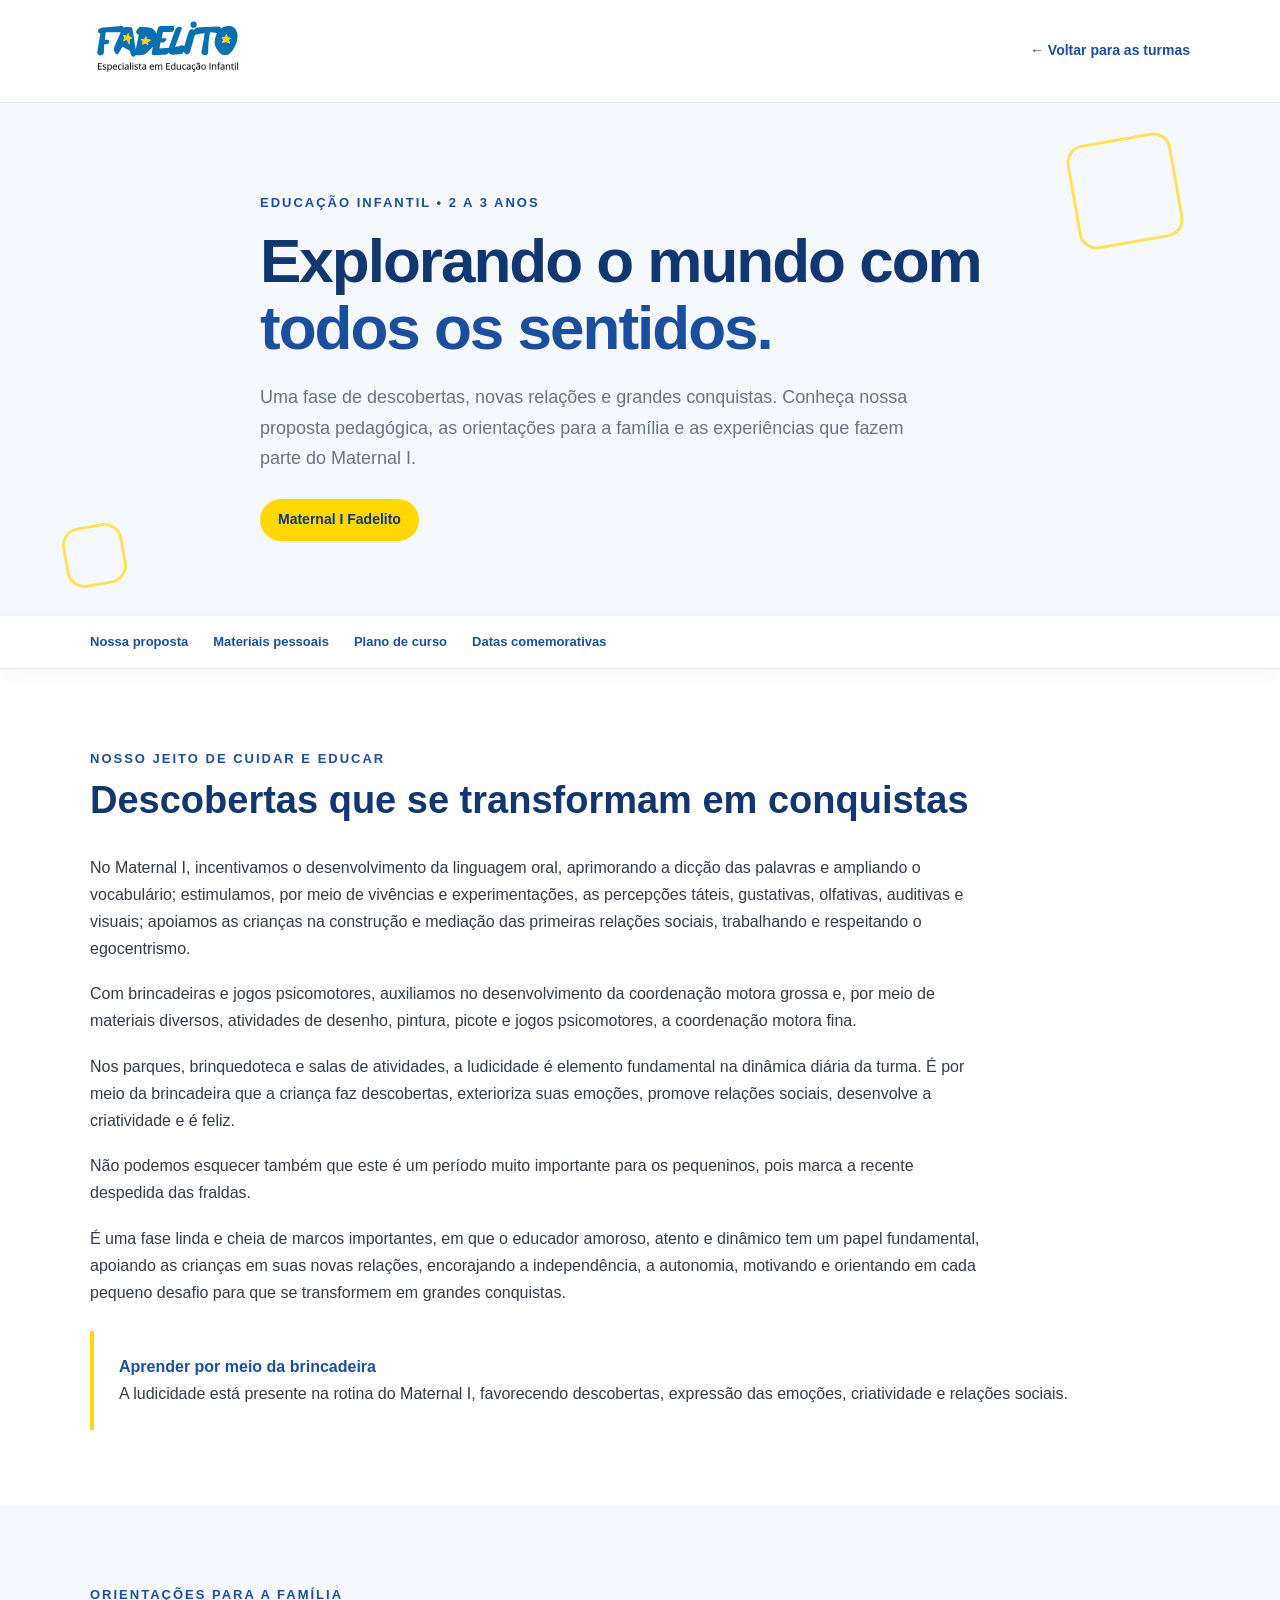
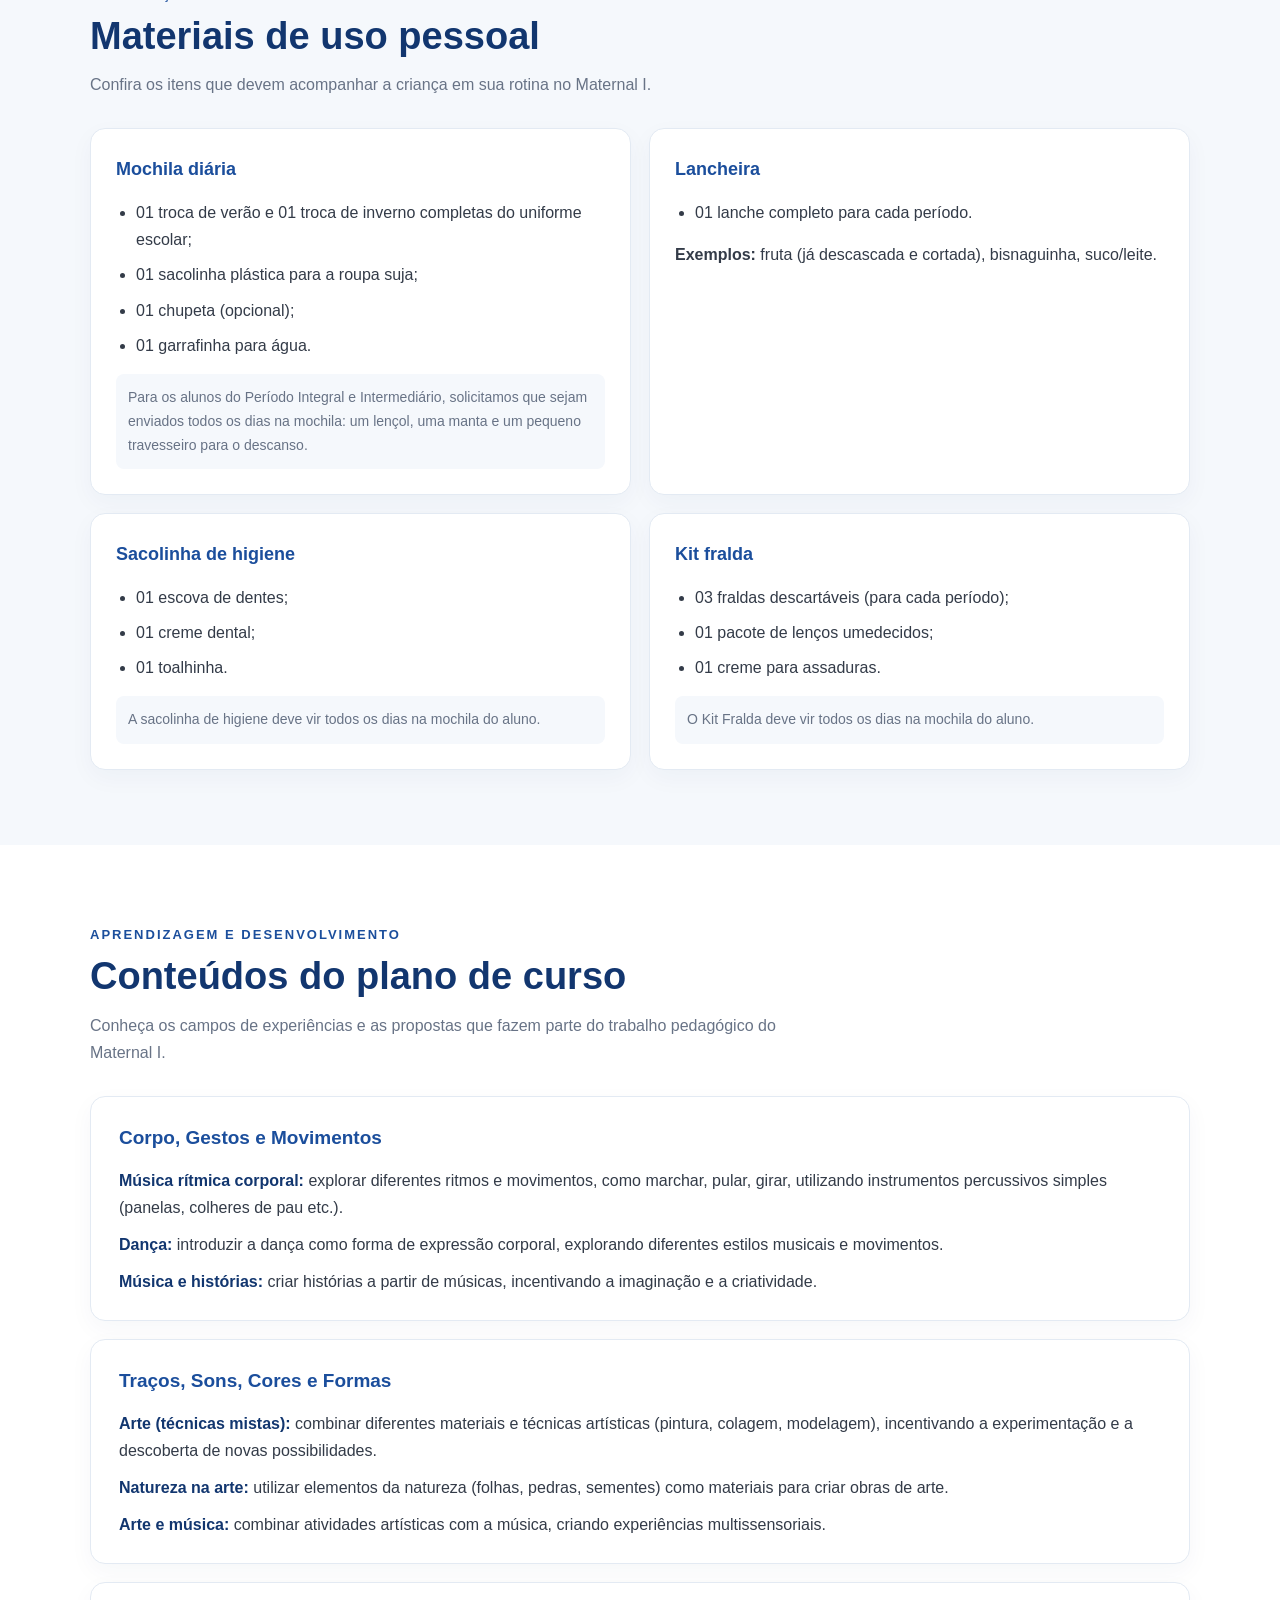
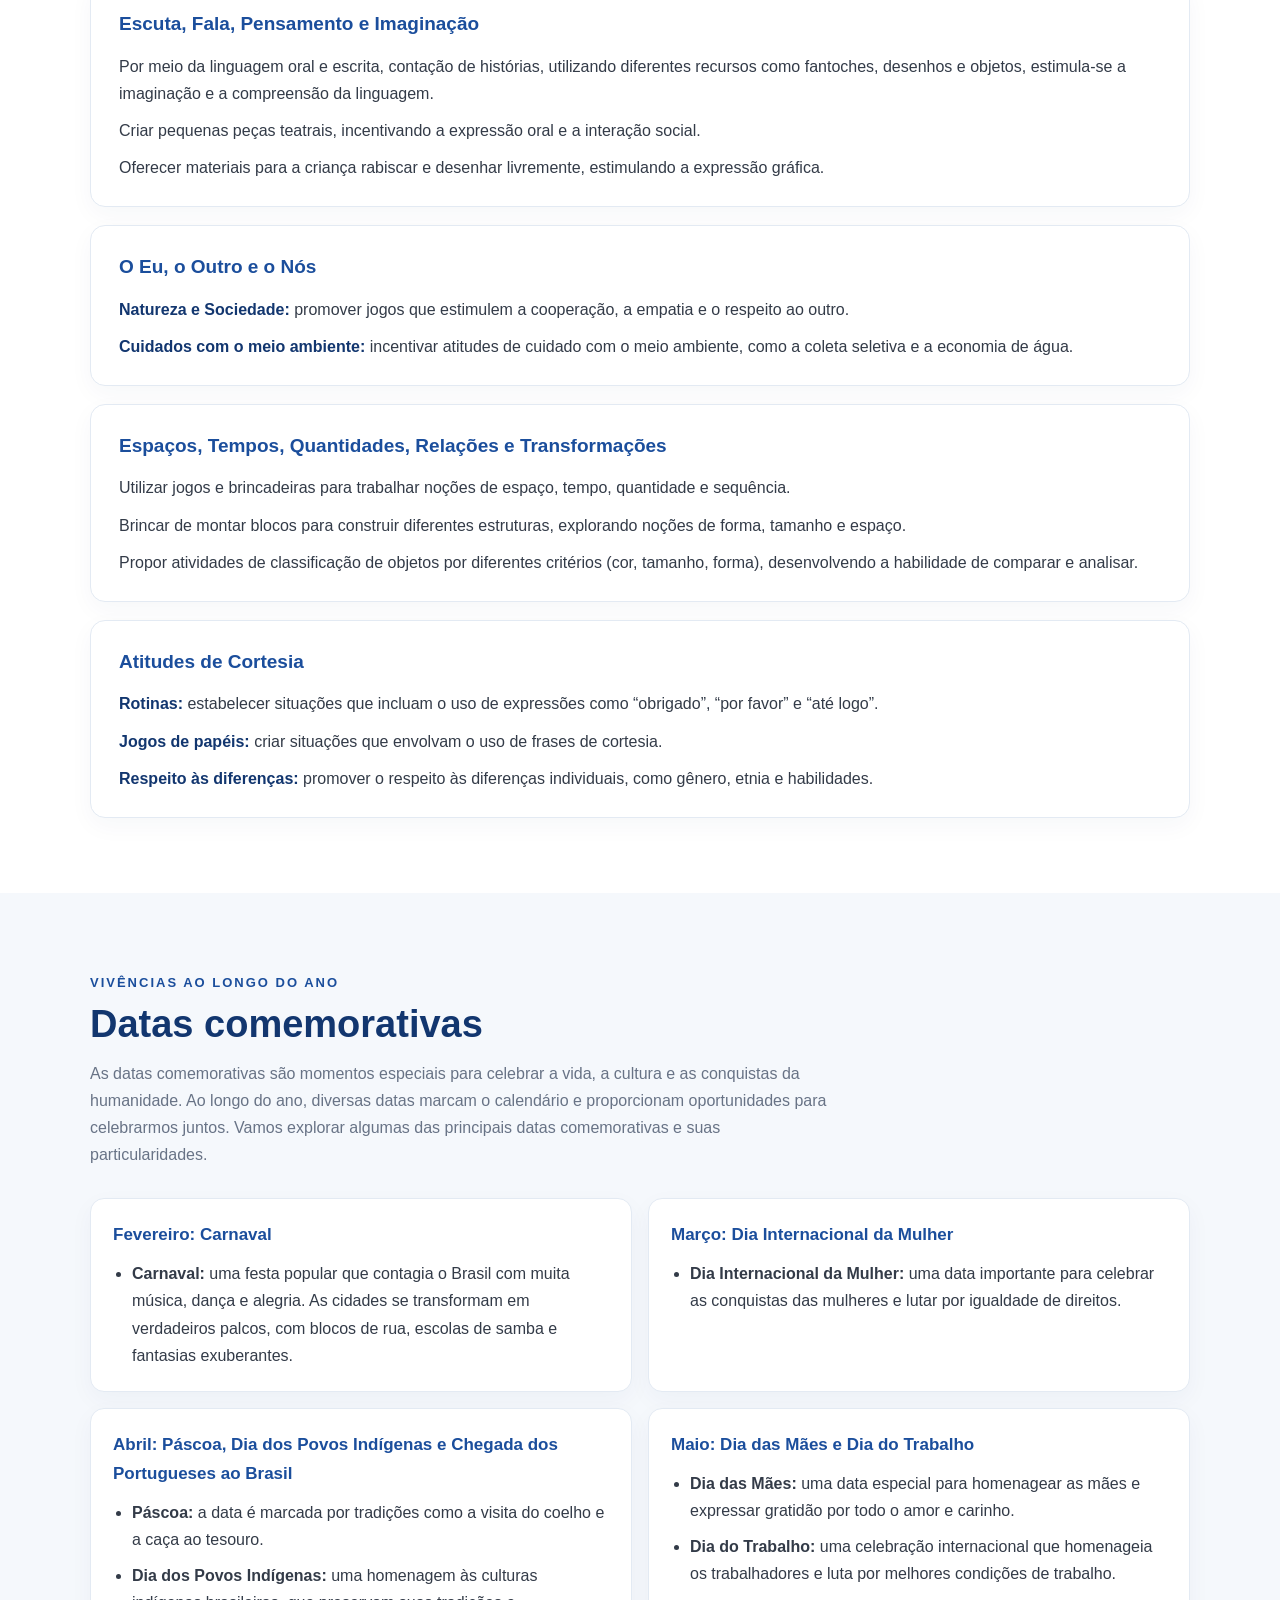
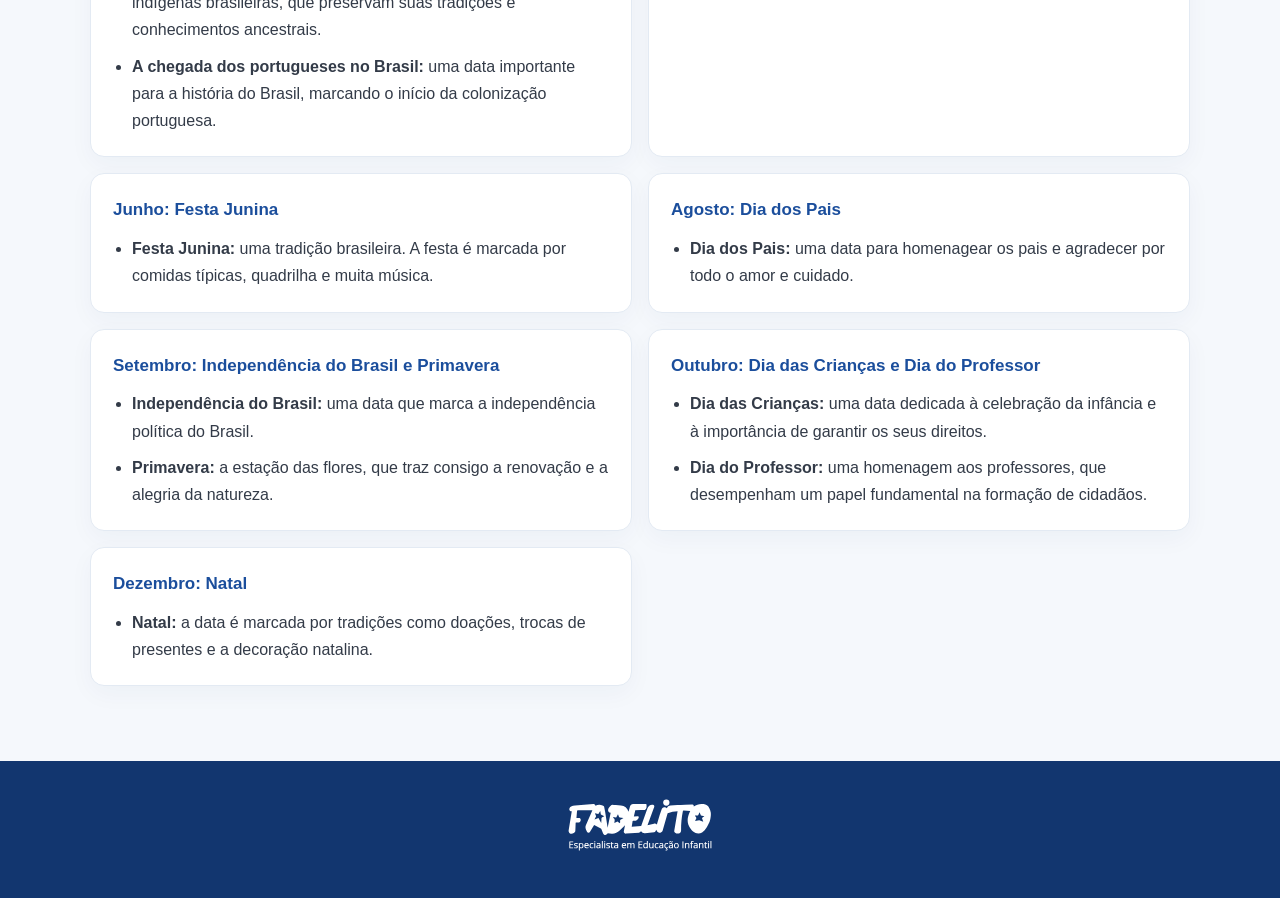
<file: maternal1.html>
<!DOCTYPE html>
<html lang="pt-BR">
<head>
<meta charset="UTF-8">
<meta name="viewport" content="width=device-width, initial-scale=1.0">
<title>Maternal I | Fadelito</title>

<style>
:root {
    --blue: #1b4e9c;
    --blue-dark: #12366f;
    --yellow: #ffd802;
    --text: #333b48;
    --muted: #687386;
    --light: #f5f8fc;
    --border: #e3eaf3;
}

* {
    box-sizing: border-box;
    margin: 0;
    padding: 0;
}

html {
    scroll-behavior: smooth;
}

body {
    font-family: Arial, Helvetica, sans-serif;
    color: var(--text);
    background: #fff;
    line-height: 1.7;
}

.container {
    width: min(1100px, 90%);
    margin: auto;
}

/* CABEÇALHO */

.topbar {
    padding: 18px 0;
    border-bottom: 1px solid var(--border);
    background: #fff;
}

.topbar-content {
    display: flex;
    align-items: center;
    justify-content: space-between;
    gap: 20px;
}

.logo {
    width: 155px;
}

.logo img {
    max-height: 58px;
    object-fit: contain;
}

.back-link {
    color: var(--blue);
    text-decoration: none;
    font-weight: 700;
    font-size: 14px;
}

/* HERO */

.hero {
    position: relative;
    overflow: hidden;
    padding: 85px 0 75px;
    background: var(--light);
}

.hero::before,
.hero::after {
    content: "";
    position: absolute;
    border: 3px solid rgba(255,216,2,.65);
    border-radius: 18px;
    transform: rotate(-10deg);
}

.hero::before {
    width: 100px;
    height: 100px;
    top: 35px;
    right: 8%;
}

.hero::after {
    width: 55px;
    height: 55px;
    bottom: 30px;
    left: 5%;
}

.hero-content {
    position: relative;
    z-index: 1;
    max-width: 760px;
}

.eyebrow {
    display: inline-block;
    color: var(--blue);
    font-size: 13px;
    font-weight: 800;
    letter-spacing: 2px;
    text-transform: uppercase;
    margin-bottom: 14px;
}

.hero h1 {
    color: var(--blue-dark);
    font-size: clamp(38px, 6vw, 62px);
    line-height: 1.08;
    margin-bottom: 20px;
    letter-spacing: -2px;
}

.hero h1 span {
    color: var(--blue);
}

.hero p {
    max-width: 680px;
    color: var(--muted);
    font-size: 18px;
}

.hero-tag {
    display: inline-block;
    margin-top: 25px;
    padding: 9px 18px;
    border-radius: 30px;
    background: var(--yellow);
    color: var(--blue-dark);
    font-weight: 800;
    font-size: 14px;
}

/* NAVEGAÇÃO */

.page-nav {
    position: sticky;
    top: 0;
    z-index: 10;
    background: #fff;
    border-bottom: 1px solid var(--border);
    box-shadow: 0 4px 15px rgba(20,50,90,.05);
}

.nav-content {
    display: flex;
    gap: 25px;
    overflow-x: auto;
    padding: 15px 0;
    white-space: nowrap;
}

.nav-content a {
    color: var(--blue);
    text-decoration: none;
    font-size: 13px;
    font-weight: 700;
}

.nav-content a:hover {
    color: var(--blue-dark);
}

/* SEÇÕES */

.content-section {
    padding: 75px 0;
    scroll-margin-top: 75px;
}

.content-section.alt {
    background: var(--light);
}

.section-title {
    margin-bottom: 30px;
}

.section-title .eyebrow {
    margin-bottom: 8px;
}

.section-title h2 {
    color: var(--blue-dark);
    font-size: clamp(27px, 4vw, 38px);
    line-height: 1.2;
}

.section-title p {
    color: var(--muted);
    margin-top: 12px;
    max-width: 750px;
}

.intro-text {
    max-width: 900px;
}

.intro-text p {
    margin-bottom: 18px;
}

/* CARDS */

.cards-grid {
    display: grid;
    grid-template-columns: repeat(2, minmax(0, 1fr));
    gap: 18px;
}

.info-card {
    background: #fff;
    border: 1px solid var(--border);
    border-radius: 15px;
    padding: 25px;
    box-shadow: 0 8px 25px rgba(25,55,95,.04);
}

.info-card h3 {
    color: var(--blue);
    font-size: 18px;
    margin-bottom: 14px;
}

.info-card ul {
    padding-left: 20px;
}

.info-card li {
    margin-bottom: 8px;
}

.info-card p {
    color: var(--text);
}

.card-note {
    margin-top: 15px;
    padding: 12px;
    background: var(--light);
    border-radius: 8px;
    color: var(--muted);
    font-size: 14px;
}

/* DESTAQUE */

.highlight {
    border-left: 4px solid var(--yellow);
    background: #fff;
    padding: 22px 25px;
    border-radius: 0 12px 12px 0;
    margin-top: 25px;
}

.highlight strong {
    color: var(--blue);
}

/* CONTEÚDOS PEDAGÓGICOS */

.learning-list {
    display: grid;
    grid-template-columns: 1fr;
    gap: 18px;
}

.learning-card {
    background: #fff;
    border: 1px solid var(--border);
    border-radius: 15px;
    padding: 25px 28px;
    box-shadow: 0 8px 25px rgba(25,55,95,.04);
}

.learning-card h3 {
    color: var(--blue);
    font-size: 19px;
    margin-bottom: 12px;
}

.learning-card p {
    margin-bottom: 10px;
}

.learning-card p:last-child {
    margin-bottom: 0;
}

.learning-card strong {
    color: var(--blue-dark);
}

/* DATAS COMEMORATIVAS */

.calendar-list {
    display: grid;
    grid-template-columns: repeat(2, minmax(0, 1fr));
    gap: 16px;
}

.calendar-card {
    background: #fff;
    border: 1px solid var(--border);
    border-radius: 14px;
    padding: 22px;
    box-shadow: 0 8px 25px rgba(25,55,95,.04);
}

.calendar-card h3 {
    color: var(--blue);
    font-size: 17px;
    margin-bottom: 10px;
}

.calendar-card ul {
    padding-left: 19px;
}

.calendar-card li {
    margin-bottom: 9px;
}

.calendar-card li:last-child {
    margin-bottom: 0;
}

/* RODAPÉ */

.footer {
    padding: 35px 0;
    background: var(--blue-dark);
    color: #fff;
    text-align: center;
}

.footer strong {
    color: var(--yellow);
}

/* RESPONSIVIDADE */

@media (max-width: 700px) {
    .hero {
        padding: 65px 0;
    }

    .hero p {
        font-size: 16px;
    }

    .content-section {
        padding: 55px 0;
    }

    .cards-grid,
    .calendar-list {
        grid-template-columns: 1fr;
    }

    .info-card,
    .learning-card,
    .calendar-card {
        padding: 20px;
    }

    .topbar-content {
        align-items: flex-start;
    }
}
</style>
</head>

<body>

<!-- CABEÇALHO -->

<header class="topbar">
    <div class="container topbar-content">
        <div class="logo"><a href="index.html#turmas"><img src="images/logo-fadelito.svg" alt="Fadelito"></a></div>
        <a class="back-link" href="index.html#turmas">← Voltar para as turmas</a>
    </div>
</header>


<!-- HERO -->

<section class="hero">
    <div class="container hero-content">

        <span class="eyebrow">Educação Infantil • 2 a 3 anos</span>

        <h1>
            Explorando o mundo com
            <span>todos os sentidos.</span>
        </h1>

        <p>
            Uma fase de descobertas, novas relações e grandes conquistas.
            Conheça nossa proposta pedagógica, as orientações para a
            família e as experiências que fazem parte do Maternal I.
        </p>

        <span class="hero-tag">Maternal I Fadelito</span>

    </div>
</section>


<!-- NAVEGAÇÃO -->

<nav class="page-nav">
    <div class="container nav-content">
        <a href="#proposta">Nossa proposta</a>
        <a href="#materiais">Materiais pessoais</a>
        <a href="#conteudos">Plano de curso</a>
        <a href="#datas">Datas comemorativas</a>
    </div>
</nav>


<main>

<!-- NOSSA PROPOSTA -->

<section class="content-section" id="proposta">
    <div class="container">

        <div class="section-title">
            <span class="eyebrow">Nosso jeito de cuidar e educar</span>
            <h2>Descobertas que se transformam em conquistas</h2>
        </div>

        <div class="intro-text">

            <p>
                No Maternal I, incentivamos o desenvolvimento da linguagem
                oral, aprimorando a dicção das palavras e ampliando o
                vocabulário; estimulamos, por meio de vivências e
                experimentações, as percepções táteis, gustativas,
                olfativas, auditivas e visuais; apoiamos as crianças
                na construção e mediação das primeiras relações sociais,
                trabalhando e respeitando o egocentrismo.
            </p>

            <p>
                Com brincadeiras e jogos psicomotores, auxiliamos no
                desenvolvimento da coordenação motora grossa e, por meio
                de materiais diversos, atividades de desenho, pintura,
                picote e jogos psicomotores, a coordenação motora fina.
            </p>

            <p>
                Nos parques, brinquedoteca e salas de atividades,
                a ludicidade é elemento fundamental na dinâmica diária
                da turma. É por meio da brincadeira que a criança faz
                descobertas, exterioriza suas emoções, promove relações
                sociais, desenvolve a criatividade e é feliz.
            </p>

            <p>
                Não podemos esquecer também que este é um período muito
                importante para os pequeninos, pois marca a recente
                despedida das fraldas.
            </p>

            <p>
                É uma fase linda e cheia de marcos importantes, em que
                o educador amoroso, atento e dinâmico tem um papel
                fundamental, apoiando as crianças em suas novas relações,
                encorajando a independência, a autonomia, motivando e
                orientando em cada pequeno desafio para que se transformem
                em grandes conquistas.
            </p>

        </div>

        <div class="highlight">
            <strong>Aprender por meio da brincadeira</strong>
            <p>
                A ludicidade está presente na rotina do Maternal I,
                favorecendo descobertas, expressão das emoções,
                criatividade e relações sociais.
            </p>
        </div>

    </div>
</section>


<!-- MATERIAIS PESSOAIS -->

<section class="content-section alt" id="materiais">
    <div class="container">

        <div class="section-title">
            <span class="eyebrow">Orientações para a família</span>
            <h2>Materiais de uso pessoal</h2>
            <p>
                Confira os itens que devem acompanhar a criança
                em sua rotina no Maternal I.
            </p>
        </div>

        <div class="cards-grid">

            <!-- MOCHILA -->

            <div class="info-card">
                <h3>Mochila diária</h3>

                <ul>
                    <li>01 troca de verão e 01 troca de inverno completas do uniforme escolar;</li>
                    <li>01 sacolinha plástica para a roupa suja;</li>
                    <li>01 chupeta (opcional);</li>
                    <li>01 garrafinha para água.</li>
                </ul>

                <div class="card-note">
                    Para os alunos do Período Integral e Intermediário,
                    solicitamos que sejam enviados todos os dias na
                    mochila: um lençol, uma manta e um pequeno
                    travesseiro para o descanso.
                </div>
            </div>


            <!-- LANCHEIRA -->

            <div class="info-card">
                <h3>Lancheira</h3>

                <ul>
                    <li>01 lanche completo para cada período.</li>
                </ul>

                <p style="margin-top:15px;">
                    <strong>Exemplos:</strong> fruta (já descascada
                    e cortada), bisnaguinha, suco/leite.
                </p>
            </div>


            <!-- HIGIENE -->

            <div class="info-card">
                <h3>Sacolinha de higiene</h3>

                <ul>
                    <li>01 escova de dentes;</li>
                    <li>01 creme dental;</li>
                    <li>01 toalhinha.</li>
                </ul>

                <div class="card-note">
                    A sacolinha de higiene deve vir todos os dias
                    na mochila do aluno.
                </div>
            </div>


            <!-- KIT FRALDA -->

            <div class="info-card">
                <h3>Kit fralda</h3>

                <ul>
                    <li>03 fraldas descartáveis (para cada período);</li>
                    <li>01 pacote de lenços umedecidos;</li>
                    <li>01 creme para assaduras.</li>
                </ul>

                <div class="card-note">
                    O Kit Fralda deve vir todos os dias na mochila
                    do aluno.
                </div>
            </div>

        </div>

    </div>
</section>


<!-- CONTEÚDOS DO PLANO DE CURSO -->

<section class="content-section" id="conteudos">
    <div class="container">

        <div class="section-title">
            <span class="eyebrow">Aprendizagem e desenvolvimento</span>
            <h2>Conteúdos do plano de curso</h2>
            <p>
                Conheça os campos de experiências e as propostas
                que fazem parte do trabalho pedagógico do Maternal I.
            </p>
        </div>

        <div class="learning-list">

            <article class="learning-card">
                <h3>Corpo, Gestos e Movimentos</h3>

                <p>
                    <strong>Música rítmica corporal:</strong>
                    explorar diferentes ritmos e movimentos, como
                    marchar, pular, girar, utilizando instrumentos
                    percussivos simples (panelas, colheres de pau etc.).
                </p>

                <p>
                    <strong>Dança:</strong>
                    introduzir a dança como forma de expressão corporal,
                    explorando diferentes estilos musicais e movimentos.
                </p>

                <p>
                    <strong>Música e histórias:</strong>
                    criar histórias a partir de músicas, incentivando
                    a imaginação e a criatividade.
                </p>
            </article>


            <article class="learning-card">
                <h3>Traços, Sons, Cores e Formas</h3>

                <p>
                    <strong>Arte (técnicas mistas):</strong>
                    combinar diferentes materiais e técnicas artísticas
                    (pintura, colagem, modelagem), incentivando a
                    experimentação e a descoberta de novas possibilidades.
                </p>

                <p>
                    <strong>Natureza na arte:</strong>
                    utilizar elementos da natureza (folhas, pedras,
                    sementes) como materiais para criar obras de arte.
                </p>

                <p>
                    <strong>Arte e música:</strong>
                    combinar atividades artísticas com a música,
                    criando experiências multissensoriais.
                </p>
            </article>


            <article class="learning-card">
                <h3>Escuta, Fala, Pensamento e Imaginação</h3>

                <p>
                    Por meio da linguagem oral e escrita, contação
                    de histórias, utilizando diferentes recursos como
                    fantoches, desenhos e objetos, estimula-se a
                    imaginação e a compreensão da linguagem.
                </p>

                <p>
                    Criar pequenas peças teatrais, incentivando a
                    expressão oral e a interação social.
                </p>

                <p>
                    Oferecer materiais para a criança rabiscar e
                    desenhar livremente, estimulando a expressão gráfica.
                </p>
            </article>


            <article class="learning-card">
                <h3>O Eu, o Outro e o Nós</h3>

                <p>
                    <strong>Natureza e Sociedade:</strong>
                    promover jogos que estimulem a cooperação,
                    a empatia e o respeito ao outro.
                </p>

                <p>
                    <strong>Cuidados com o meio ambiente:</strong>
                    incentivar atitudes de cuidado com o meio ambiente,
                    como a coleta seletiva e a economia de água.
                </p>
            </article>


            <article class="learning-card">
                <h3>Espaços, Tempos, Quantidades, Relações e Transformações</h3>

                <p>
                    Utilizar jogos e brincadeiras para trabalhar noções
                    de espaço, tempo, quantidade e sequência.
                </p>

                <p>
                    Brincar de montar blocos para construir diferentes
                    estruturas, explorando noções de forma, tamanho
                    e espaço.
                </p>

                <p>
                    Propor atividades de classificação de objetos
                    por diferentes critérios (cor, tamanho, forma),
                    desenvolvendo a habilidade de comparar e analisar.
                </p>
            </article>


            <article class="learning-card">
                <h3>Atitudes de Cortesia</h3>

                <p>
                    <strong>Rotinas:</strong>
                    estabelecer situações que incluam o uso de
                    expressões como “obrigado”, “por favor” e “até logo”.
                </p>

                <p>
                    <strong>Jogos de papéis:</strong>
                    criar situações que envolvam o uso de frases
                    de cortesia.
                </p>

                <p>
                    <strong>Respeito às diferenças:</strong>
                    promover o respeito às diferenças individuais,
                    como gênero, etnia e habilidades.
                </p>
            </article>

        </div>

    </div>
</section>


<!-- DATAS COMEMORATIVAS -->

<section class="content-section alt" id="datas">
    <div class="container">

        <div class="section-title">
            <span class="eyebrow">Vivências ao longo do ano</span>
            <h2>Datas comemorativas</h2>

            <p>
                As datas comemorativas são momentos especiais para
                celebrar a vida, a cultura e as conquistas da humanidade.
                Ao longo do ano, diversas datas marcam o calendário e
                proporcionam oportunidades para celebrarmos juntos.
                Vamos explorar algumas das principais datas
                comemorativas e suas particularidades.
            </p>
        </div>

        <div class="calendar-list">

            <article class="calendar-card">
                <h3>Fevereiro: Carnaval</h3>
                <ul>
                    <li>
                        <strong>Carnaval:</strong>
                        uma festa popular que contagia o Brasil com
                        muita música, dança e alegria. As cidades se
                        transformam em verdadeiros palcos, com blocos
                        de rua, escolas de samba e fantasias exuberantes.
                    </li>
                </ul>
            </article>


            <article class="calendar-card">
                <h3>Março: Dia Internacional da Mulher</h3>
                <ul>
                    <li>
                        <strong>Dia Internacional da Mulher:</strong>
                        uma data importante para celebrar as conquistas
                        das mulheres e lutar por igualdade de direitos.
                    </li>
                </ul>
            </article>


            <article class="calendar-card">
                <h3>Abril: Páscoa, Dia dos Povos Indígenas e Chegada dos Portugueses ao Brasil</h3>
                <ul>
                    <li>
                        <strong>Páscoa:</strong>
                        a data é marcada por tradições como a visita
                        do coelho e a caça ao tesouro.
                    </li>

                    <li>
                        <strong>Dia dos Povos Indígenas:</strong>
                        uma homenagem às culturas indígenas brasileiras,
                        que preservam suas tradições e conhecimentos ancestrais.
                    </li>

                    <li>
                        <strong>A chegada dos portugueses no Brasil:</strong>
                        uma data importante para a história do Brasil,
                        marcando o início da colonização portuguesa.
                    </li>
                </ul>
            </article>


            <article class="calendar-card">
                <h3>Maio: Dia das Mães e Dia do Trabalho</h3>
                <ul>
                    <li>
                        <strong>Dia das Mães:</strong>
                        uma data especial para homenagear as mães
                        e expressar gratidão por todo o amor e carinho.
                    </li>

                    <li>
                        <strong>Dia do Trabalho:</strong>
                        uma celebração internacional que homenageia
                        os trabalhadores e luta por melhores condições
                        de trabalho.
                    </li>
                </ul>
            </article>


            <article class="calendar-card">
                <h3>Junho: Festa Junina</h3>
                <ul>
                    <li>
                        <strong>Festa Junina:</strong>
                        uma tradição brasileira. A festa é marcada
                        por comidas típicas, quadrilha e muita música.
                    </li>
                </ul>
            </article>


            <article class="calendar-card">
                <h3>Agosto: Dia dos Pais</h3>
                <ul>
                    <li>
                        <strong>Dia dos Pais:</strong>
                        uma data para homenagear os pais e agradecer
                        por todo o amor e cuidado.
                    </li>
                </ul>
            </article>


            <article class="calendar-card">
                <h3>Setembro: Independência do Brasil e Primavera</h3>
                <ul>
                    <li>
                        <strong>Independência do Brasil:</strong>
                        uma data que marca a independência política
                        do Brasil.
                    </li>

                    <li>
                        <strong>Primavera:</strong>
                        a estação das flores, que traz consigo a
                        renovação e a alegria da natureza.
                    </li>
                </ul>
            </article>


            <article class="calendar-card">
                <h3>Outubro: Dia das Crianças e Dia do Professor</h3>
                <ul>
                    <li>
                        <strong>Dia das Crianças:</strong>
                        uma data dedicada à celebração da infância
                        e à importância de garantir os seus direitos.
                    </li>

                    <li>
                        <strong>Dia do Professor:</strong>
                        uma homenagem aos professores, que desempenham
                        um papel fundamental na formação de cidadãos.
                    </li>
                </ul>
            </article>


            <article class="calendar-card">
                <h3>Dezembro: Natal</h3>
                <ul>
                    <li>
                        <strong>Natal:</strong>
                        a data é marcada por tradições como doações,
                        trocas de presentes e a decoração natalina.
                    </li>
                </ul>
            </article>

        </div>

    </div>
</section>

</main>


<!-- RODAPÉ -->

<footer class="footer">
    <div class="container logo">
<img src="images/logo-fadelito-branco.svg" alt="Fadelito">
    </div>
</footer>

</body>
</html>
</file>
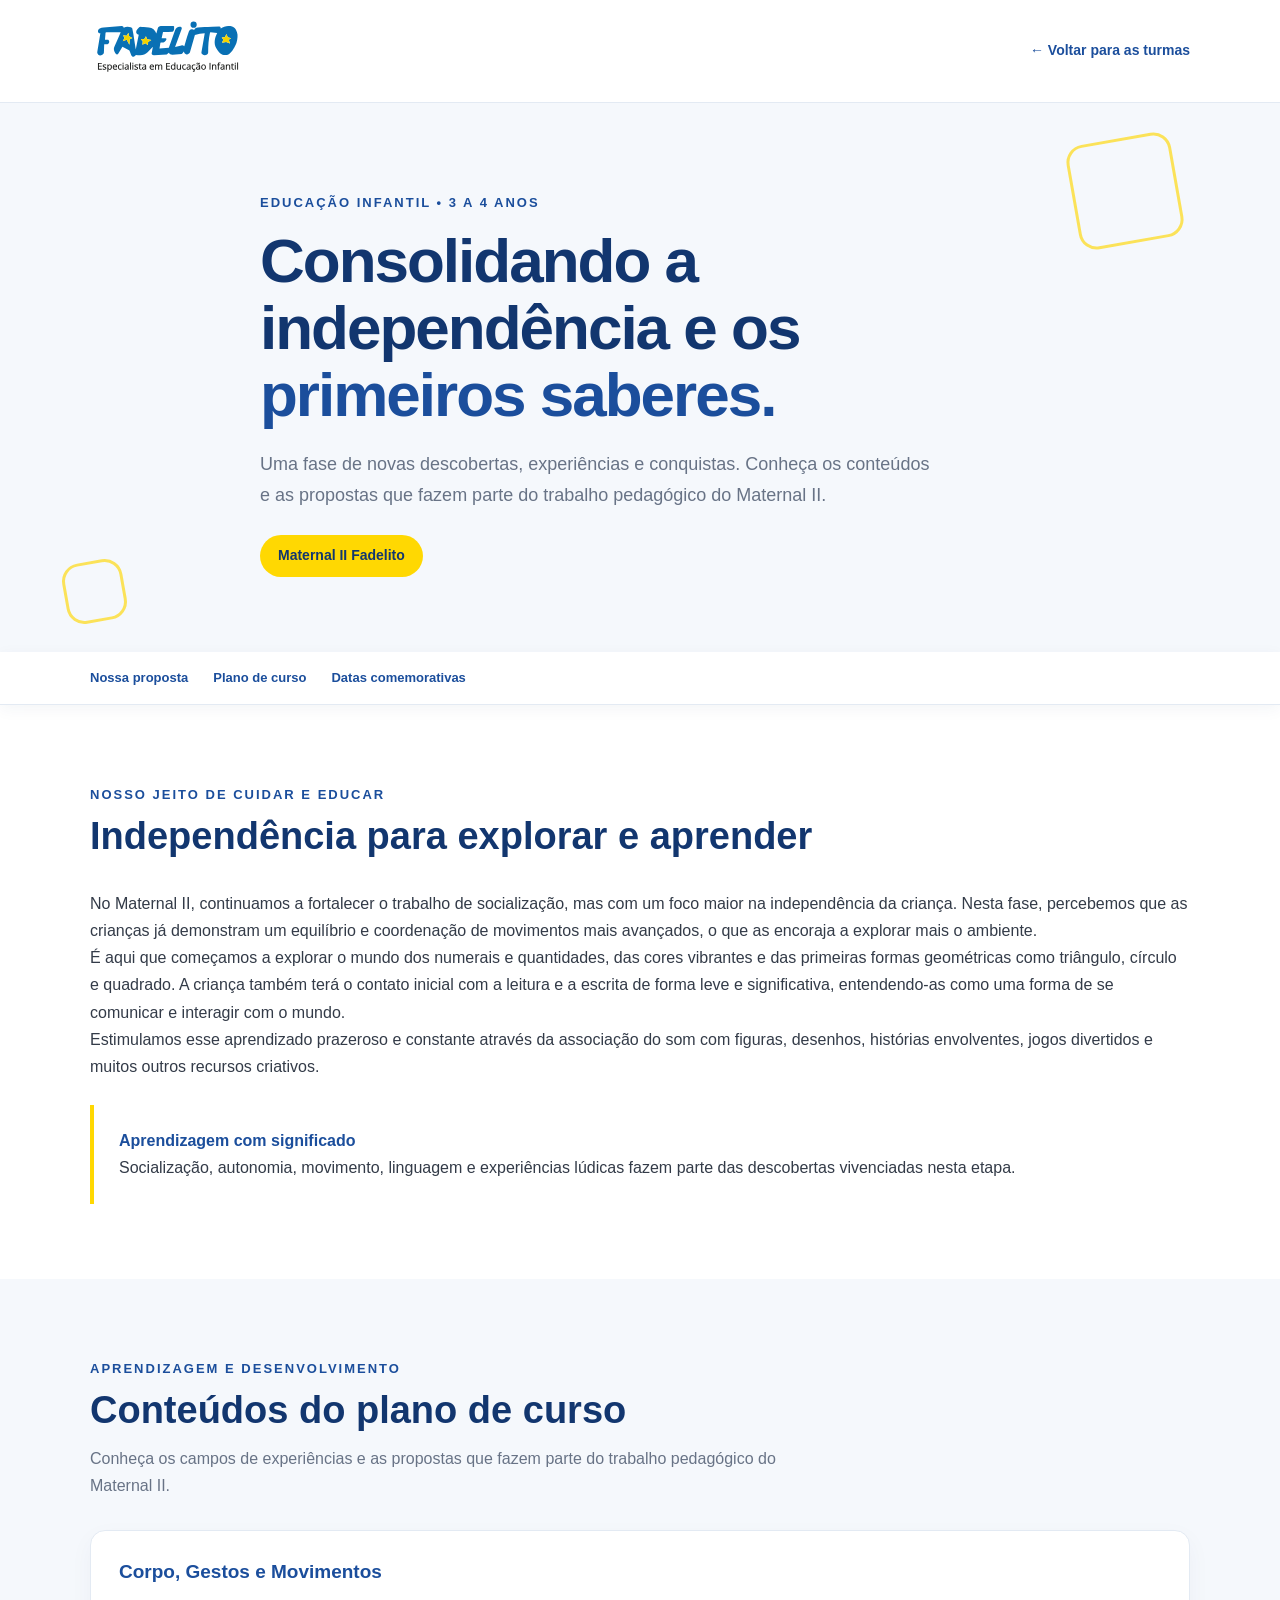
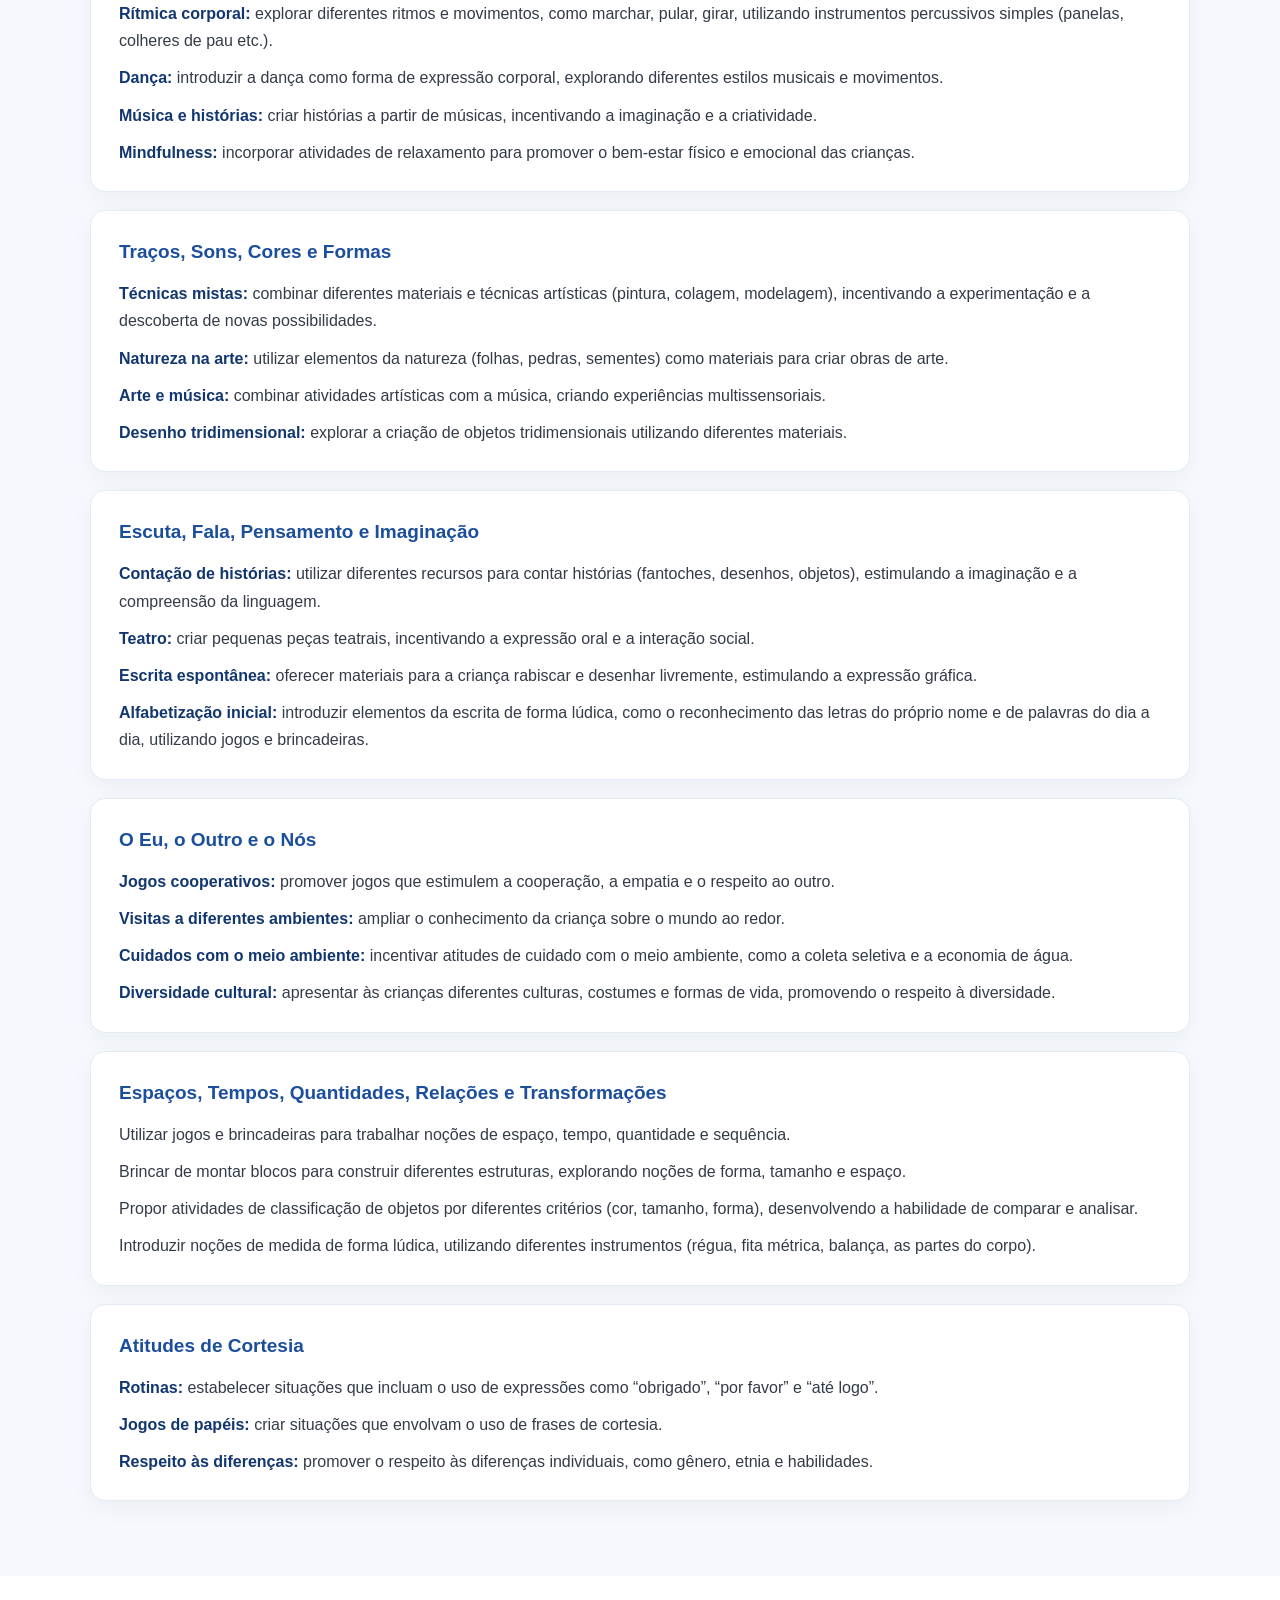
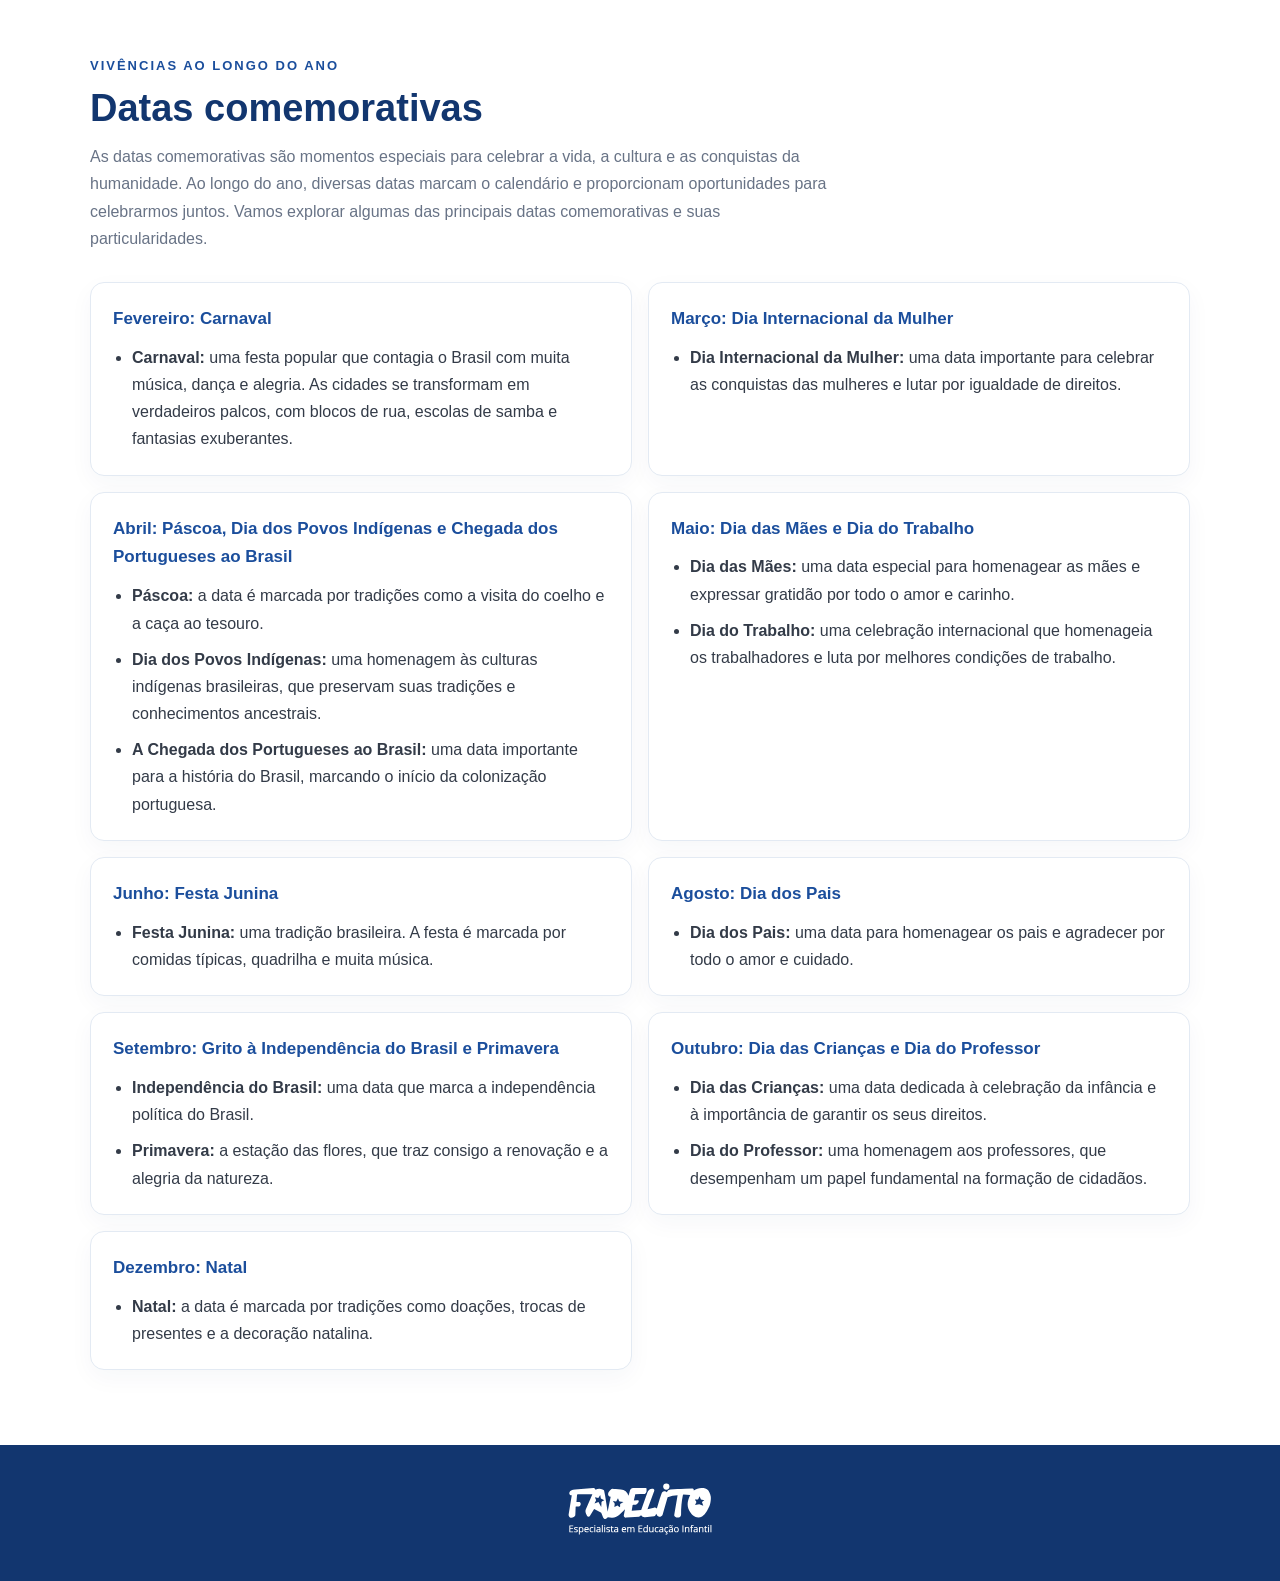
<file: maternal2.html>
<!DOCTYPE html>
<html lang="pt-BR">
<head>
<meta charset="UTF-8">
<meta name="viewport" content="width=device-width, initial-scale=1.0">
<title>Maternal II | Fadelito</title>

<style>
:root {
    --blue: #1b4e9c;
    --blue-dark: #12366f;
    --yellow: #ffd802;
    --text: #333b48;
    --muted: #687386;
    --light: #f5f8fc;
    --border: #e3eaf3;
}

* {
    box-sizing: border-box;
    margin: 0;
    padding: 0;
}

html {
    scroll-behavior: smooth;
}

body {
    font-family: Arial, Helvetica, sans-serif;
    color: var(--text);
    background: #fff;
    line-height: 1.7;
}

.container {
    width: min(1100px, 90%);
    margin: auto;
}

/* CABEÇALHO */

.topbar {
    padding: 18px 0;
    border-bottom: 1px solid var(--border);
    background: #fff;
}

.topbar-content {
    display: flex;
    align-items: center;
    justify-content: space-between;
    gap: 20px;
}

.logo {
    width: 155px;
}

.logo img {
    max-height: 58px;
    object-fit: contain;
}

.back-link {
    color: var(--blue);
    text-decoration: none;
    font-weight: 700;
    font-size: 14px;
}

/* HERO */

.hero {
    position: relative;
    overflow: hidden;
    padding: 85px 0 75px;
    background: var(--light);
}

.hero::before,
.hero::after {
    content: "";
    position: absolute;
    border: 3px solid rgba(255,216,2,.65);
    border-radius: 18px;
    transform: rotate(-10deg);
}

.hero::before {
    width: 100px;
    height: 100px;
    top: 35px;
    right: 8%;
}

.hero::after {
    width: 55px;
    height: 55px;
    bottom: 30px;
    left: 5%;
}

.hero-content {
    position: relative;
    z-index: 1;
    max-width: 760px;
}

.eyebrow {
    display: inline-block;
    color: var(--blue);
    font-size: 13px;
    font-weight: 800;
    letter-spacing: 2px;
    text-transform: uppercase;
    margin-bottom: 14px;
}

.hero h1 {
    color: var(--blue-dark);
    font-size: clamp(38px, 6vw, 62px);
    line-height: 1.08;
    margin-bottom: 20px;
    letter-spacing: -2px;
}

.hero h1 span {
    color: var(--blue);
}

.hero p {
    max-width: 680px;
    color: var(--muted);
    font-size: 18px;
}

.hero-tag {
    display: inline-block;
    margin-top: 25px;
    padding: 9px 18px;
    border-radius: 30px;
    background: var(--yellow);
    color: var(--blue-dark);
    font-weight: 800;
    font-size: 14px;
}

/* NAVEGAÇÃO */

.page-nav {
    position: sticky;
    top: 0;
    z-index: 10;
    background: #fff;
    border-bottom: 1px solid var(--border);
    box-shadow: 0 4px 15px rgba(20,50,90,.05);
}

.nav-content {
    display: flex;
    gap: 25px;
    overflow-x: auto;
    padding: 15px 0;
    white-space: nowrap;
}

.nav-content a {
    color: var(--blue);
    text-decoration: none;
    font-size: 13px;
    font-weight: 700;
}

.nav-content a:hover {
    color: var(--blue-dark);
}

/* SEÇÕES */

.content-section {
    padding: 75px 0;
    scroll-margin-top: 75px;
}

.content-section.alt {
    background: var(--light);
}

.section-title {
    margin-bottom: 30px;
}

.section-title .eyebrow {
    margin-bottom: 8px;
}

.section-title h2 {
    color: var(--blue-dark);
    font-size: clamp(27px, 4vw, 38px);
    line-height: 1.2;
}

.section-title p {
    color: var(--muted);
    margin-top: 12px;
    max-width: 750px;
}

/* DESTAQUE */

.highlight {
    border-left: 4px solid var(--yellow);
    background: #fff;
    padding: 22px 25px;
    border-radius: 0 12px 12px 0;
    margin-top: 25px;
}

.highlight strong {
    color: var(--blue);
}

/* CONTEÚDOS PEDAGÓGICOS */

.learning-list {
    display: grid;
    grid-template-columns: 1fr;
    gap: 18px;
}

.learning-card {
    background: #fff;
    border: 1px solid var(--border);
    border-radius: 15px;
    padding: 25px 28px;
    box-shadow: 0 8px 25px rgba(25,55,95,.04);
}

.learning-card h3 {
    color: var(--blue);
    font-size: 19px;
    margin-bottom: 12px;
}

.learning-card p {
    margin-bottom: 10px;
}

.learning-card p:last-child {
    margin-bottom: 0;
}

.learning-card strong {
    color: var(--blue-dark);
}

/* DATAS COMEMORATIVAS */

.calendar-list {
    display: grid;
    grid-template-columns: repeat(2, minmax(0, 1fr));
    gap: 16px;
}

.calendar-card {
    background: #fff;
    border: 1px solid var(--border);
    border-radius: 14px;
    padding: 22px;
    box-shadow: 0 8px 25px rgba(25,55,95,.04);
}

.calendar-card h3 {
    color: var(--blue);
    font-size: 17px;
    margin-bottom: 10px;
}

.calendar-card ul {
    padding-left: 19px;
}

.calendar-card li {
    margin-bottom: 9px;
}

.calendar-card li:last-child {
    margin-bottom: 0;
}

/* RODAPÉ */

.footer {
    padding: 35px 0;
    background: var(--blue-dark);
    color: #fff;
    text-align: center;
}

.footer strong {
    color: var(--yellow);
}

/* RESPONSIVIDADE */

@media (max-width: 700px) {
    .hero {
        padding: 65px 0;
    }

    .hero p {
        font-size: 16px;
    }

    .content-section {
        padding: 55px 0;
    }

    .calendar-list {
        grid-template-columns: 1fr;
    }

    .learning-card,
    .calendar-card {
        padding: 20px;
    }

    .topbar-content {
        align-items: flex-start;
    }
}
</style>
</head>

<body>

<!-- CABEÇALHO -->

<header class="topbar">
    <div class="container topbar-content">
        <div class="logo"><a href="index.html#turmas"><img src="images/logo-fadelito.svg" alt="Fadelito"></a></div>
        <a class="back-link" href="index.html#turmas">← Voltar para as turmas</a>
    </div>
</header>


<!-- HERO -->

<section class="hero">
    <div class="container hero-content">

        <span class="eyebrow">Educação Infantil • 3 a 4 anos</span>

        <h1>
            Consolidando a independência e os
            <span>primeiros saberes.</span>
        </h1>

        <p>
            Uma fase de novas descobertas, experiências e conquistas.
            Conheça os conteúdos e as propostas que fazem parte
            do trabalho pedagógico do Maternal II.
        </p>

        <span class="hero-tag">Maternal II Fadelito</span>

    </div>
</section>


<!-- NAVEGAÇÃO -->

<nav class="page-nav">
    <div class="container nav-content">
        <a href="#proposta">Nossa proposta</a>
        <a href="#conteudos">Plano de curso</a>
        <a href="#datas">Datas comemorativas</a>
    </div>
</nav>


<main>

<!-- NOSSA PROPOSTA -->

<section class="content-section" id="proposta">
    <div class="container">

        <div class="section-title">
            <span class="eyebrow">Nosso jeito de cuidar e educar</span>
            <h2>Independência para explorar e aprender</h2>
        </div>

        <div class="intro-text">

            <p>
                No Maternal II, continuamos a fortalecer o trabalho de
                socialização, mas com um foco maior na independência
                da criança. Nesta fase, percebemos que as crianças já
                demonstram um equilíbrio e coordenação de movimentos
                mais avançados, o que as encoraja a explorar mais o ambiente.
            </p>

            <p>
                É aqui que começamos a explorar o mundo dos numerais
                e quantidades, das cores vibrantes e das primeiras
                formas geométricas como triângulo, círculo e quadrado.
                A criança também terá o contato inicial com a leitura
                e a escrita de forma leve e significativa, entendendo-as
                como uma forma de se comunicar e interagir com o mundo.
            </p>

            <p>
                Estimulamos esse aprendizado prazeroso e constante
                através da associação do som com figuras, desenhos,
                histórias envolventes, jogos divertidos e muitos
                outros recursos criativos.
            </p>

        </div>

        <div class="highlight">
            <strong>Aprendizagem com significado</strong>
            <p>
                Socialização, autonomia, movimento, linguagem e
                experiências lúdicas fazem parte das descobertas
                vivenciadas nesta etapa.
            </p>
        </div>

    </div>
</section>


<!-- CONTEÚDOS DO PLANO DE CURSO -->

<section class="content-section alt" id="conteudos">
    <div class="container">

        <div class="section-title">
            <span class="eyebrow">Aprendizagem e desenvolvimento</span>
            <h2>Conteúdos do plano de curso</h2>
            <p>
                Conheça os campos de experiências e as propostas
                que fazem parte do trabalho pedagógico do Maternal II.
            </p>
        </div>

        <div class="learning-list">

            <!-- CORPO, GESTOS E MOVIMENTOS -->

            <article class="learning-card">
                <h3>Corpo, Gestos e Movimentos</h3>

                <p>
                    <strong>Rítmica corporal:</strong>
                    explorar diferentes ritmos e movimentos, como
                    marchar, pular, girar, utilizando instrumentos
                    percussivos simples (panelas, colheres de pau etc.).
                </p>

                <p>
                    <strong>Dança:</strong>
                    introduzir a dança como forma de expressão corporal,
                    explorando diferentes estilos musicais e movimentos.
                </p>

                <p>
                    <strong>Música e histórias:</strong>
                    criar histórias a partir de músicas, incentivando
                    a imaginação e a criatividade.
                </p>

                <p>
                    <strong>Mindfulness:</strong>
                    incorporar atividades de relaxamento para promover
                    o bem-estar físico e emocional das crianças.
                </p>
            </article>


            <!-- TRAÇOS, SONS, CORES E FORMAS -->

            <article class="learning-card">
                <h3>Traços, Sons, Cores e Formas</h3>

                <p>
                    <strong>Técnicas mistas:</strong>
                    combinar diferentes materiais e técnicas artísticas
                    (pintura, colagem, modelagem), incentivando a
                    experimentação e a descoberta de novas possibilidades.
                </p>

                <p>
                    <strong>Natureza na arte:</strong>
                    utilizar elementos da natureza (folhas, pedras,
                    sementes) como materiais para criar obras de arte.
                </p>

                <p>
                    <strong>Arte e música:</strong>
                    combinar atividades artísticas com a música,
                    criando experiências multissensoriais.
                </p>

                <p>
                    <strong>Desenho tridimensional:</strong>
                    explorar a criação de objetos tridimensionais
                    utilizando diferentes materiais.
                </p>
            </article>


            <!-- ESCUTA, FALA, PENSAMENTO E IMAGINAÇÃO -->

            <article class="learning-card">
                <h3>Escuta, Fala, Pensamento e Imaginação</h3>

                <p>
                    <strong>Contação de histórias:</strong>
                    utilizar diferentes recursos para contar histórias
                    (fantoches, desenhos, objetos), estimulando a
                    imaginação e a compreensão da linguagem.
                </p>

                <p>
                    <strong>Teatro:</strong>
                    criar pequenas peças teatrais, incentivando a
                    expressão oral e a interação social.
                </p>

                <p>
                    <strong>Escrita espontânea:</strong>
                    oferecer materiais para a criança rabiscar e
                    desenhar livremente, estimulando a expressão gráfica.
                </p>

                <p>
                    <strong>Alfabetização inicial:</strong>
                    introduzir elementos da escrita de forma lúdica,
                    como o reconhecimento das letras do próprio nome
                    e de palavras do dia a dia, utilizando jogos
                    e brincadeiras.
                </p>
            </article>


            <!-- O EU, O OUTRO E O NÓS -->

            <article class="learning-card">
                <h3>O Eu, o Outro e o Nós</h3>

                <p>
                    <strong>Jogos cooperativos:</strong>
                    promover jogos que estimulem a cooperação,
                    a empatia e o respeito ao outro.
                </p>

                <p>
                    <strong>Visitas a diferentes ambientes:</strong>
                    ampliar o conhecimento da criança sobre
                    o mundo ao redor.
                </p>

                <p>
                    <strong>Cuidados com o meio ambiente:</strong>
                    incentivar atitudes de cuidado com o meio ambiente,
                    como a coleta seletiva e a economia de água.
                </p>

                <p>
                    <strong>Diversidade cultural:</strong>
                    apresentar às crianças diferentes culturas,
                    costumes e formas de vida, promovendo
                    o respeito à diversidade.
                </p>
            </article>


            <!-- ESPAÇOS, TEMPOS, QUANTIDADES -->

            <article class="learning-card">
                <h3>Espaços, Tempos, Quantidades, Relações e Transformações</h3>

                <p>
                    Utilizar jogos e brincadeiras para trabalhar
                    noções de espaço, tempo, quantidade e sequência.
                </p>

                <p>
                    Brincar de montar blocos para construir diferentes
                    estruturas, explorando noções de forma, tamanho
                    e espaço.
                </p>

                <p>
                    Propor atividades de classificação de objetos
                    por diferentes critérios (cor, tamanho, forma),
                    desenvolvendo a habilidade de comparar e analisar.
                </p>

                <p>
                    Introduzir noções de medida de forma lúdica,
                    utilizando diferentes instrumentos (régua,
                    fita métrica, balança, as partes do corpo).
                </p>
            </article>


            <!-- ATITUDES DE CORTESIA -->

            <article class="learning-card">
                <h3>Atitudes de Cortesia</h3>

                <p>
                    <strong>Rotinas:</strong>
                    estabelecer situações que incluam o uso de
                    expressões como “obrigado”, “por favor” e “até logo”.
                </p>

                <p>
                    <strong>Jogos de papéis:</strong>
                    criar situações que envolvam o uso de frases
                    de cortesia.
                </p>

                <p>
                    <strong>Respeito às diferenças:</strong>
                    promover o respeito às diferenças individuais,
                    como gênero, etnia e habilidades.
                </p>
            </article>

        </div>

    </div>
</section>


<!-- DATAS COMEMORATIVAS -->

<section class="content-section" id="datas">
    <div class="container">

        <div class="section-title">
            <span class="eyebrow">Vivências ao longo do ano</span>
            <h2>Datas comemorativas</h2>

            <p>
                As datas comemorativas são momentos especiais para
                celebrar a vida, a cultura e as conquistas da humanidade.
                Ao longo do ano, diversas datas marcam o calendário e
                proporcionam oportunidades para celebrarmos juntos.
                Vamos explorar algumas das principais datas
                comemorativas e suas particularidades.
            </p>
        </div>

        <div class="calendar-list">

            <article class="calendar-card">
                <h3>Fevereiro: Carnaval</h3>
                <ul>
                    <li>
                        <strong>Carnaval:</strong>
                        uma festa popular que contagia o Brasil com
                        muita música, dança e alegria. As cidades se
                        transformam em verdadeiros palcos, com blocos
                        de rua, escolas de samba e fantasias exuberantes.
                    </li>
                </ul>
            </article>


            <article class="calendar-card">
                <h3>Março: Dia Internacional da Mulher</h3>
                <ul>
                    <li>
                        <strong>Dia Internacional da Mulher:</strong>
                        uma data importante para celebrar as conquistas
                        das mulheres e lutar por igualdade de direitos.
                    </li>
                </ul>
            </article>


            <article class="calendar-card">
                <h3>Abril: Páscoa, Dia dos Povos Indígenas e Chegada dos Portugueses ao Brasil</h3>
                <ul>
                    <li>
                        <strong>Páscoa:</strong>
                        a data é marcada por tradições como a visita
                        do coelho e a caça ao tesouro.
                    </li>

                    <li>
                        <strong>Dia dos Povos Indígenas:</strong>
                        uma homenagem às culturas indígenas brasileiras,
                        que preservam suas tradições e conhecimentos ancestrais.
                    </li>

                    <li>
                        <strong>A Chegada dos Portugueses ao Brasil:</strong>
                        uma data importante para a história do Brasil,
                        marcando o início da colonização portuguesa.
                    </li>
                </ul>
            </article>


            <article class="calendar-card">
                <h3>Maio: Dia das Mães e Dia do Trabalho</h3>
                <ul>
                    <li>
                        <strong>Dia das Mães:</strong>
                        uma data especial para homenagear as mães
                        e expressar gratidão por todo o amor e carinho.
                    </li>

                    <li>
                        <strong>Dia do Trabalho:</strong>
                        uma celebração internacional que homenageia
                        os trabalhadores e luta por melhores condições
                        de trabalho.
                    </li>
                </ul>
            </article>


            <article class="calendar-card">
                <h3>Junho: Festa Junina</h3>
                <ul>
                    <li>
                        <strong>Festa Junina:</strong>
                        uma tradição brasileira. A festa é marcada
                        por comidas típicas, quadrilha e muita música.
                    </li>
                </ul>
            </article>


            <article class="calendar-card">
                <h3>Agosto: Dia dos Pais</h3>
                <ul>
                    <li>
                        <strong>Dia dos Pais:</strong>
                        uma data para homenagear os pais e agradecer
                        por todo o amor e cuidado.
                    </li>
                </ul>
            </article>


            <article class="calendar-card">
                <h3>Setembro: Grito à Independência do Brasil e Primavera</h3>
                <ul>
                    <li>
                        <strong>Independência do Brasil:</strong>
                        uma data que marca a independência política
                        do Brasil.
                    </li>

                    <li>
                        <strong>Primavera:</strong>
                        a estação das flores, que traz consigo a
                        renovação e a alegria da natureza.
                    </li>
                </ul>
            </article>


            <article class="calendar-card">
                <h3>Outubro: Dia das Crianças e Dia do Professor</h3>
                <ul>
                    <li>
                        <strong>Dia das Crianças:</strong>
                        uma data dedicada à celebração da infância
                        e à importância de garantir os seus direitos.
                    </li>

                    <li>
                        <strong>Dia do Professor:</strong>
                        uma homenagem aos professores, que desempenham
                        um papel fundamental na formação de cidadãos.
                    </li>
                </ul>
            </article>


            <article class="calendar-card">
                <h3>Dezembro: Natal</h3>
                <ul>
                    <li>
                        <strong>Natal:</strong>
                        a data é marcada por tradições como doações,
                        trocas de presentes e a decoração natalina.
                    </li>
                </ul>
            </article>

        </div>

    </div>
</section>

</main>


<!-- RODAPÉ -->

<footer class="footer">
    <div class="container logo">
<img src="images/logo-fadelito-branco.svg" alt="Fadelito">
    </div>
</footer>

</body>
</html>
</file>
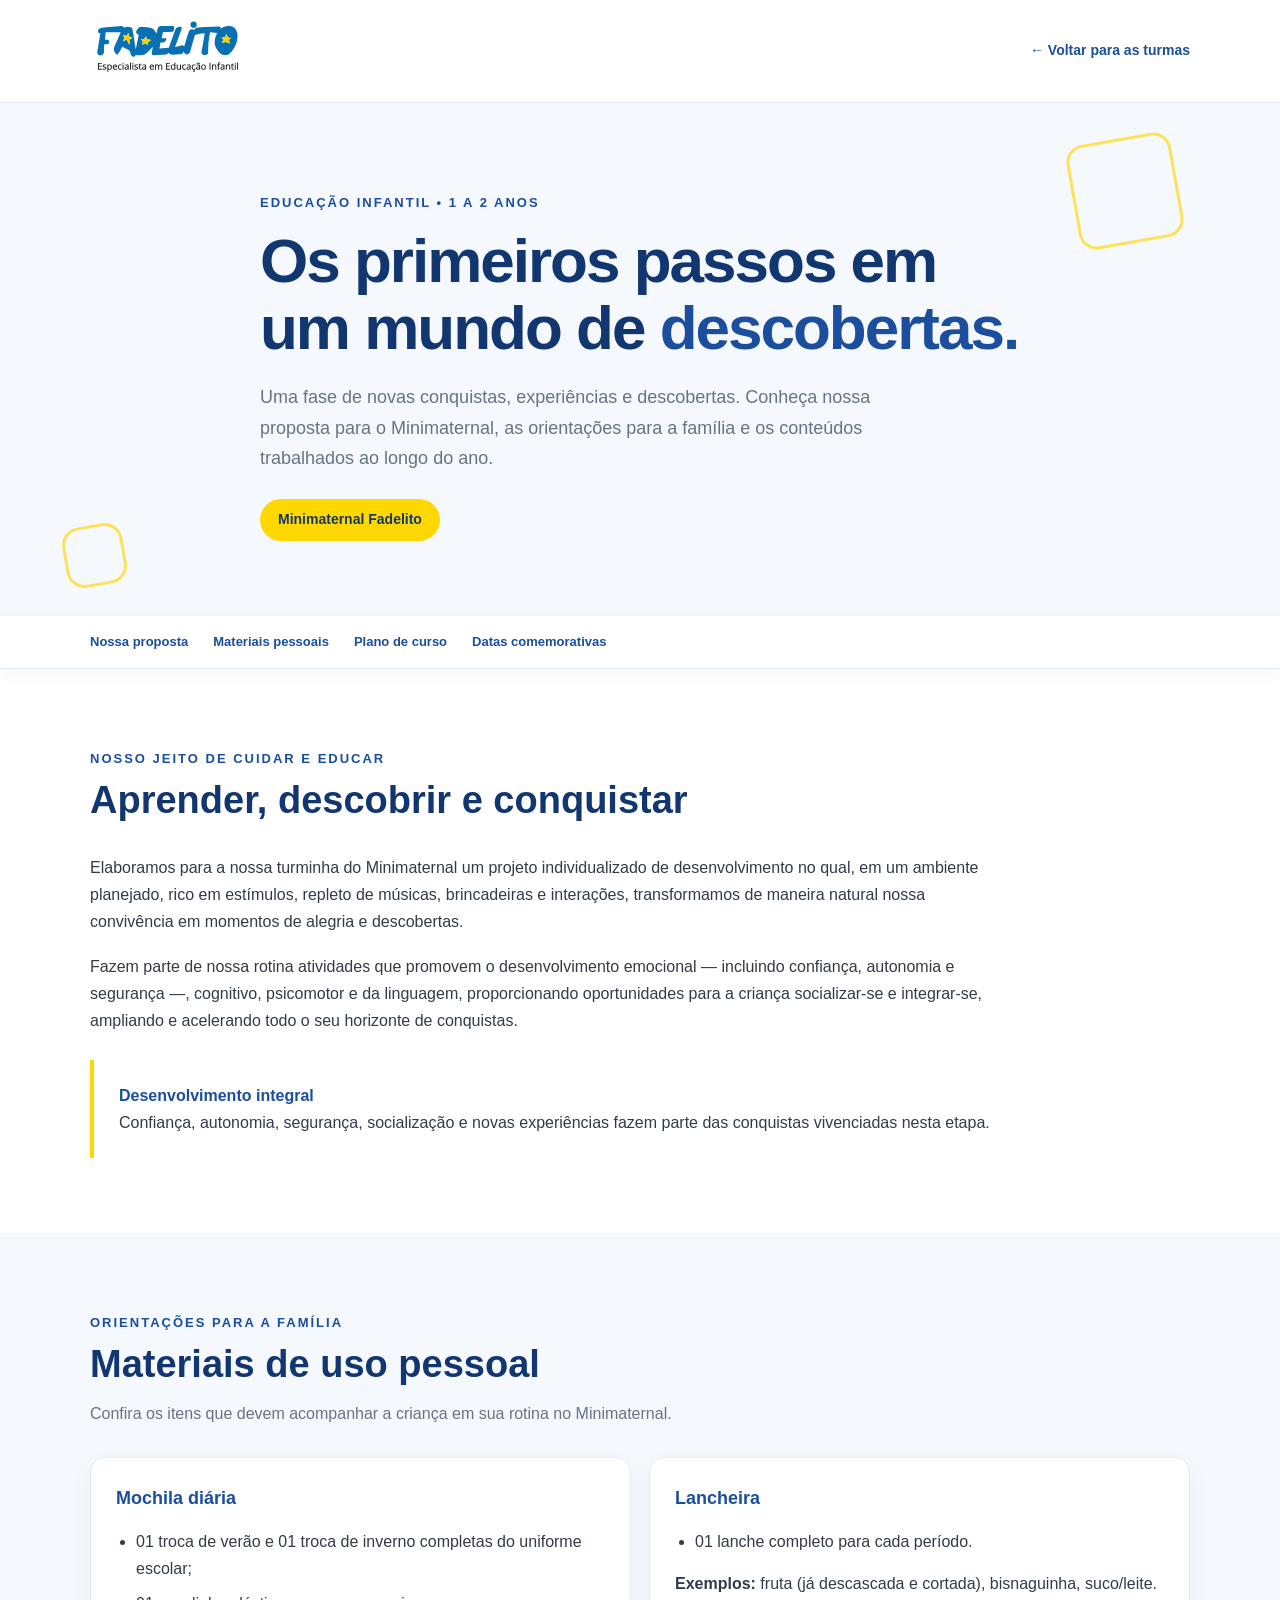
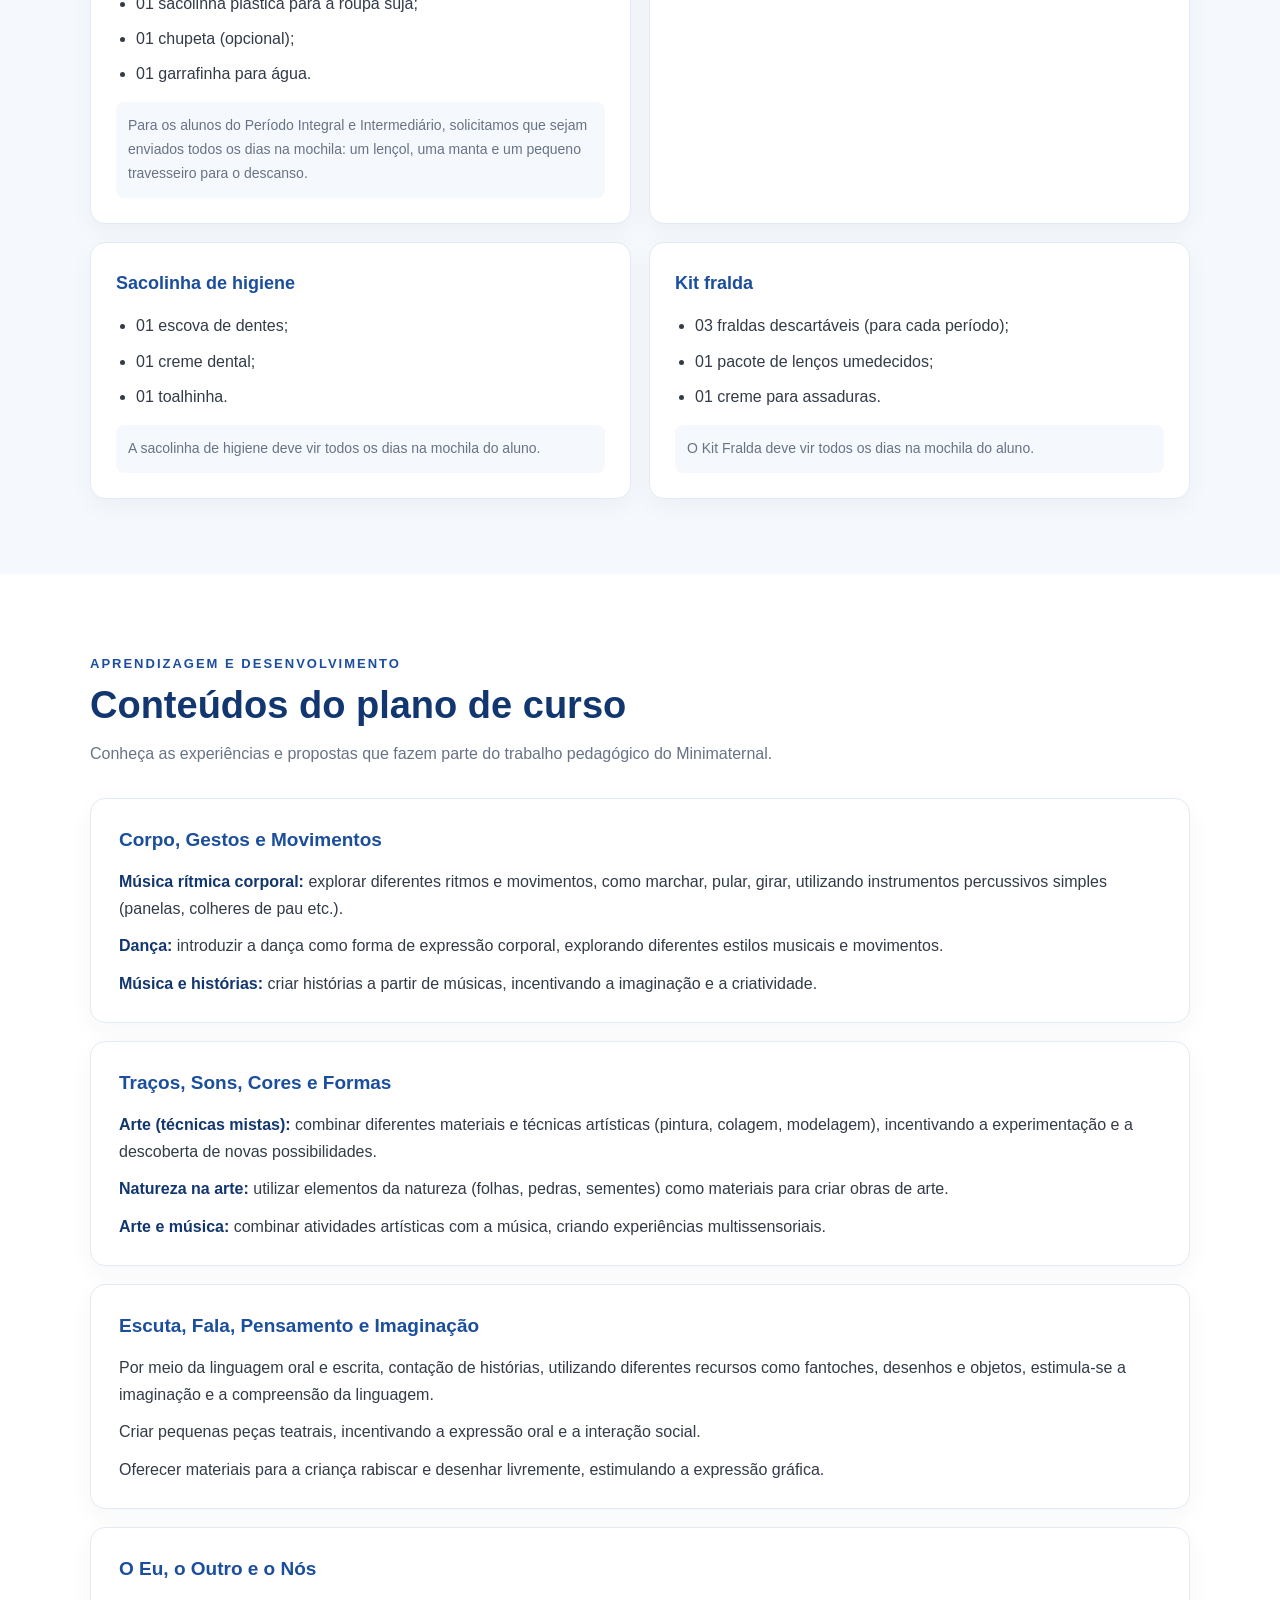
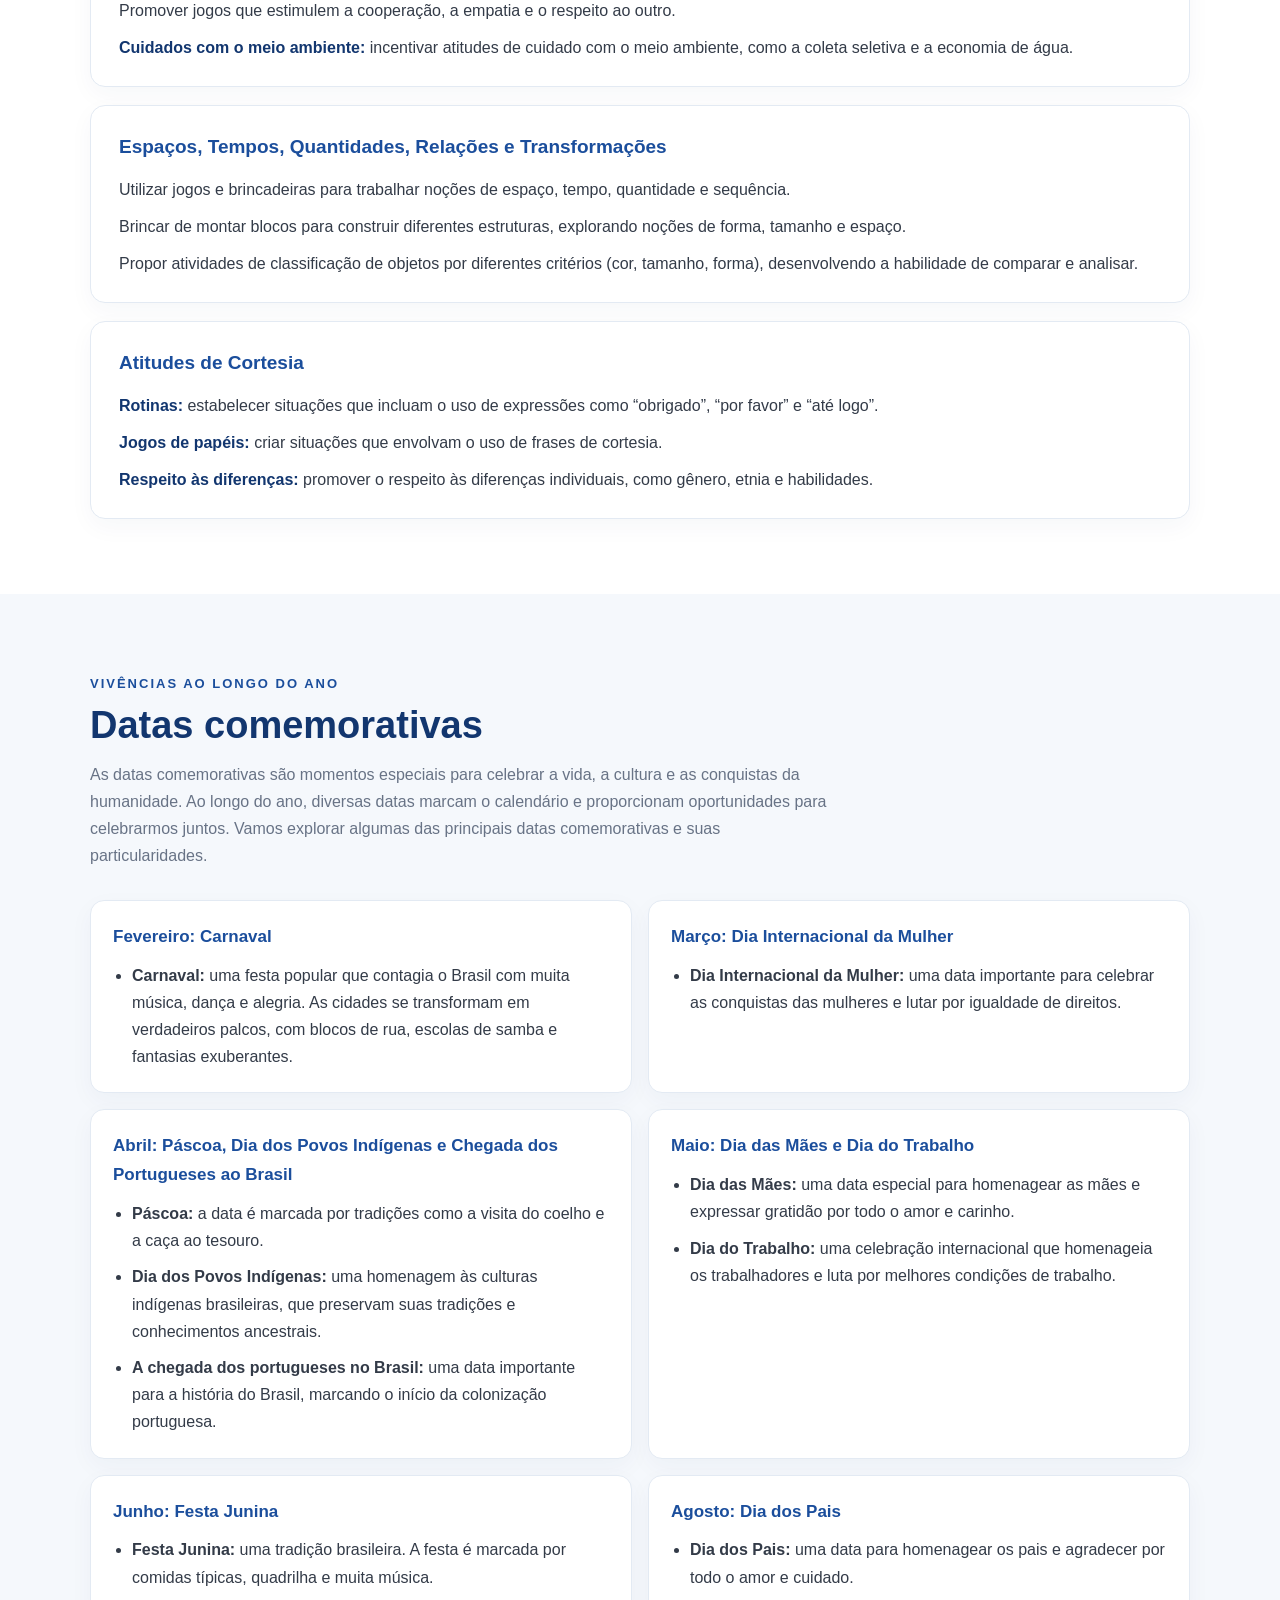
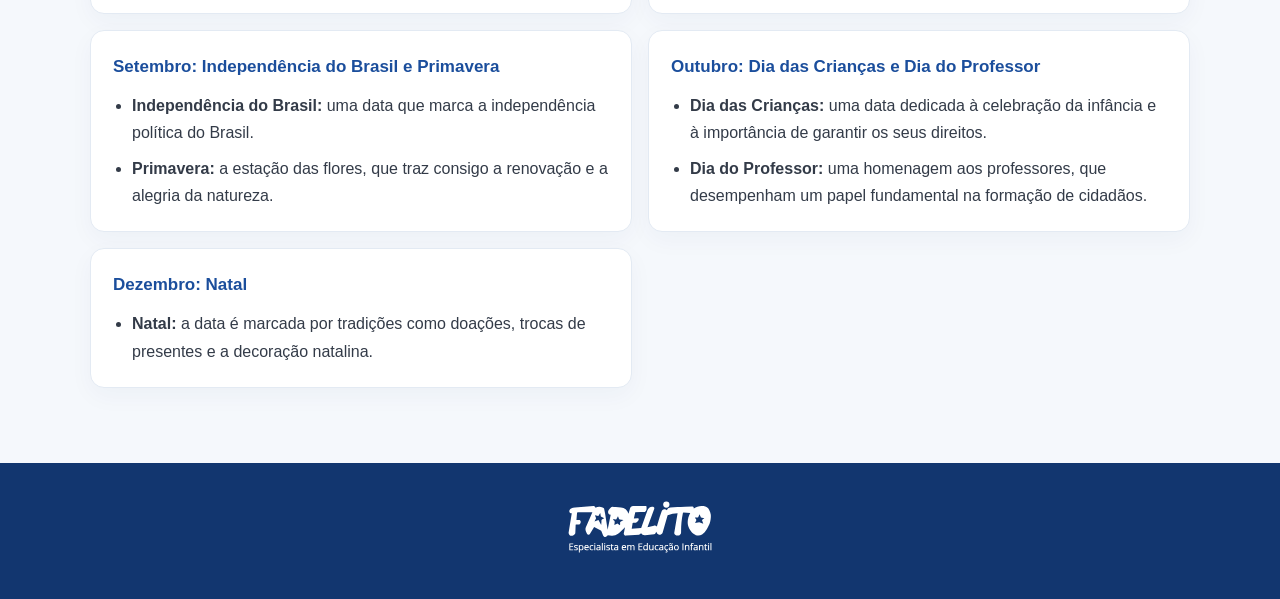
<file: minimaternal.html>
<!DOCTYPE html>
<html lang="pt-BR">
<head>
<meta charset="UTF-8">
<meta name="viewport" content="width=device-width, initial-scale=1.0">
<title>Minimaternal | Fadelito</title>

<style>
:root {
    --blue: #1b4e9c;
    --blue-dark: #12366f;
    --yellow: #ffd802;
    --text: #333b48;
    --muted: #687386;
    --light: #f5f8fc;
    --border: #e3eaf3;
}

* {
    box-sizing: border-box;
    margin: 0;
    padding: 0;
}

html {
    scroll-behavior: smooth;
}

body {
    font-family: Arial, Helvetica, sans-serif;
    color: var(--text);
    background: #fff;
    line-height: 1.7;
}

.container {
    width: min(1100px, 90%);
    margin: auto;
}

/* CABEÇALHO */

.topbar {
    padding: 18px 0;
    border-bottom: 1px solid var(--border);
    background: #fff;
}

.topbar-content {
    display: flex;
    align-items: center;
    justify-content: space-between;
    gap: 20px;
}

.logo {
    width: 155px;
}

.logo img {
    max-height: 58px;
    object-fit: contain;
}

.back-link {
    color: var(--blue);
    text-decoration: none;
    font-weight: 700;
    font-size: 14px;
}

/* HERO */

.hero {
    position: relative;
    overflow: hidden;
    padding: 85px 0 75px;
    background: var(--light);
}

.hero::before,
.hero::after {
    content: "";
    position: absolute;
    border: 3px solid rgba(255,216,2,.65);
    border-radius: 18px;
    transform: rotate(-10deg);
}

.hero::before {
    width: 100px;
    height: 100px;
    top: 35px;
    right: 8%;
}

.hero::after {
    width: 55px;
    height: 55px;
    bottom: 30px;
    left: 5%;
}

.hero-content {
    position: relative;
    z-index: 1;
    max-width: 760px;
}

.eyebrow {
    display: inline-block;
    color: var(--blue);
    font-size: 13px;
    font-weight: 800;
    letter-spacing: 2px;
    text-transform: uppercase;
    margin-bottom: 14px;
}

.hero h1 {
    color: var(--blue-dark);
    font-size: clamp(38px, 6vw, 62px);
    line-height: 1.08;
    margin-bottom: 20px;
    letter-spacing: -2px;
}

.hero h1 span {
    color: var(--blue);
}

.hero p {
    max-width: 680px;
    color: var(--muted);
    font-size: 18px;
}

.hero-tag {
    display: inline-block;
    margin-top: 25px;
    padding: 9px 18px;
    border-radius: 30px;
    background: var(--yellow);
    color: var(--blue-dark);
    font-weight: 800;
    font-size: 14px;
}

/* NAVEGAÇÃO */

.page-nav {
    position: sticky;
    top: 0;
    z-index: 10;
    background: #fff;
    border-bottom: 1px solid var(--border);
    box-shadow: 0 4px 15px rgba(20,50,90,.05);
}

.nav-content {
    display: flex;
    gap: 25px;
    overflow-x: auto;
    padding: 15px 0;
    white-space: nowrap;
}

.nav-content a {
    color: var(--blue);
    text-decoration: none;
    font-size: 13px;
    font-weight: 700;
}

.nav-content a:hover {
    color: var(--blue-dark);
}

/* SEÇÕES */

.content-section {
    padding: 75px 0;
    scroll-margin-top: 75px;
}

.content-section.alt {
    background: var(--light);
}

.section-title {
    margin-bottom: 30px;
}

.section-title .eyebrow {
    margin-bottom: 8px;
}

.section-title h2 {
    color: var(--blue-dark);
    font-size: clamp(27px, 4vw, 38px);
    line-height: 1.2;
}

.section-title p {
    color: var(--muted);
    margin-top: 12px;
    max-width: 750px;
}

.intro-text {
    max-width: 900px;
}

.intro-text p {
    margin-bottom: 18px;
}

/* CARDS */

.cards-grid {
    display: grid;
    grid-template-columns: repeat(2, minmax(0, 1fr));
    gap: 18px;
}

.info-card {
    background: #fff;
    border: 1px solid var(--border);
    border-radius: 15px;
    padding: 25px;
    box-shadow: 0 8px 25px rgba(25,55,95,.04);
}

.info-card h3 {
    color: var(--blue);
    font-size: 18px;
    margin-bottom: 14px;
}

.info-card ul {
    padding-left: 20px;
}

.info-card li {
    margin-bottom: 8px;
}

.info-card p {
    color: var(--text);
}

.card-note {
    margin-top: 15px;
    padding: 12px;
    background: var(--light);
    border-radius: 8px;
    color: var(--muted);
    font-size: 14px;
}

/* DESTAQUE */

.highlight {
    border-left: 4px solid var(--yellow);
    background: #fff;
    padding: 22px 25px;
    border-radius: 0 12px 12px 0;
    margin-top: 25px;
}

.highlight strong {
    color: var(--blue);
}

/* CONTEÚDOS PEDAGÓGICOS */

.learning-list {
    display: grid;
    grid-template-columns: 1fr;
    gap: 18px;
}

.learning-card {
    background: #fff;
    border: 1px solid var(--border);
    border-radius: 15px;
    padding: 25px 28px;
    box-shadow: 0 8px 25px rgba(25,55,95,.04);
}

.learning-card h3 {
    color: var(--blue);
    font-size: 19px;
    margin-bottom: 12px;
}

.learning-card p {
    margin-bottom: 10px;
}

.learning-card p:last-child {
    margin-bottom: 0;
}

.learning-card strong {
    color: var(--blue-dark);
}

/* DATAS COMEMORATIVAS */

.calendar-list {
    display: grid;
    grid-template-columns: repeat(2, minmax(0, 1fr));
    gap: 16px;
}

.calendar-card {
    background: #fff;
    border: 1px solid var(--border);
    border-radius: 14px;
    padding: 22px;
    box-shadow: 0 8px 25px rgba(25,55,95,.04);
}

.calendar-card h3 {
    color: var(--blue);
    font-size: 17px;
    margin-bottom: 10px;
}

.calendar-card ul {
    padding-left: 19px;
}

.calendar-card li {
    margin-bottom: 9px;
}

.calendar-card li:last-child {
    margin-bottom: 0;
}

/* BOTÕES E RODAPÉ */

.btn {
    display: inline-block;
    padding: 13px 25px;
    border: 0;
    border-radius: 30px;
    background: var(--blue);
    color: #fff;
    text-decoration: none;
    font-weight: 800;
    cursor: pointer;
    transition: .2s ease;
}

.btn:hover {
    background: var(--blue-dark);
    transform: translateY(-2px);
}

.footer {
    padding: 35px 0;
    background: var(--blue-dark);
    color: #fff;
    text-align: center;
}

.footer strong {
    color: var(--yellow);
}

/* RESPONSIVIDADE */

@media (max-width: 700px) {
    .hero {
        padding: 65px 0;
    }

    .hero p {
        font-size: 16px;
    }

    .content-section {
        padding: 55px 0;
    }

    .cards-grid,
    .calendar-list {
        grid-template-columns: 1fr;
    }

    .info-card,
    .learning-card,
    .calendar-card {
        padding: 20px;
    }

    .topbar-content {
        align-items: flex-start;
    }
}
</style>
</head>

<body>

<!-- CABEÇALHO -->

<header class="topbar">
    <div class="container topbar-content">
        <div class="logo"><a href="index.html#turmas"><img src="images/logo-fadelito.svg" alt="Fadelito"></a></div>
        <a class="back-link" href="index.html#turmas">← Voltar para as turmas</a>
    </div>
</header>


<!-- HERO -->

<section class="hero">
    <div class="container hero-content">

        <span class="eyebrow">Educação Infantil • 1 a 2 anos</span>

        <h1>
            Os primeiros passos em um mundo de
            <span>descobertas.</span>
        </h1>

        <p>
            Uma fase de novas conquistas, experiências e descobertas.
            Conheça nossa proposta para o Minimaternal, as orientações
            para a família e os conteúdos trabalhados ao longo do ano.
        </p>

        <span class="hero-tag">Minimaternal Fadelito</span>

    </div>
</section>


<!-- NAVEGAÇÃO -->

<nav class="page-nav">
    <div class="container nav-content">

        <a href="#proposta">Nossa proposta</a>
        <a href="#materiais">Materiais pessoais</a>
        <a href="#conteudos">Plano de curso</a>
        <a href="#datas">Datas comemorativas</a>

    </div>
</nav>


<main>

<!-- NOSSA PROPOSTA -->

<section class="content-section" id="proposta">
    <div class="container">

        <div class="section-title">
            <span class="eyebrow">Nosso jeito de cuidar e educar</span>
            <h2>Aprender, descobrir e conquistar</h2>
        </div>

        <div class="intro-text">

            <p>
                Elaboramos para a nossa turminha do Minimaternal um
                projeto individualizado de desenvolvimento no qual,
                em um ambiente planejado, rico em estímulos, repleto
                de músicas, brincadeiras e interações, transformamos
                de maneira natural nossa convivência em momentos de
                alegria e descobertas.
            </p>

            <p>
                Fazem parte de nossa rotina atividades que promovem
                o desenvolvimento emocional — incluindo confiança,
                autonomia e segurança —, cognitivo, psicomotor e da
                linguagem, proporcionando oportunidades para a criança
                socializar-se e integrar-se, ampliando e acelerando
                todo o seu horizonte de conquistas.
            </p>

        </div>

        <div class="highlight">
            <strong>Desenvolvimento integral</strong>
            <p>
                Confiança, autonomia, segurança, socialização e
                novas experiências fazem parte das conquistas
                vivenciadas nesta etapa.
            </p>
        </div>

    </div>
</section>


<!-- MATERIAIS PESSOAIS -->

<section class="content-section alt" id="materiais">
    <div class="container">

        <div class="section-title">
            <span class="eyebrow">Orientações para a família</span>
            <h2>Materiais de uso pessoal</h2>
            <p>
                Confira os itens que devem acompanhar a criança
                em sua rotina no Minimaternal.
            </p>
        </div>

        <div class="cards-grid">

            <!-- MOCHILA -->

            <div class="info-card">
                <h3>Mochila diária</h3>

                <ul>
                    <li>01 troca de verão e 01 troca de inverno completas do uniforme escolar;</li>
                    <li>01 sacolinha plástica para a roupa suja;</li>
                    <li>01 chupeta (opcional);</li>
                    <li>01 garrafinha para água.</li>
                </ul>

                <div class="card-note">
                    Para os alunos do Período Integral e Intermediário,
                    solicitamos que sejam enviados todos os dias na
                    mochila: um lençol, uma manta e um pequeno
                    travesseiro para o descanso.
                </div>
            </div>


            <!-- LANCHEIRA -->

            <div class="info-card">
                <h3>Lancheira</h3>

                <ul>
                    <li>01 lanche completo para cada período.</li>
                </ul>

                <p style="margin-top:15px;">
                    <strong>Exemplos:</strong> fruta (já descascada e
                    cortada), bisnaguinha, suco/leite.
                </p>
            </div>


            <!-- HIGIENE -->

            <div class="info-card">
                <h3>Sacolinha de higiene</h3>

                <ul>
                    <li>01 escova de dentes;</li>
                    <li>01 creme dental;</li>
                    <li>01 toalhinha.</li>
                </ul>

                <div class="card-note">
                    A sacolinha de higiene deve vir todos os dias
                    na mochila do aluno.
                </div>
            </div>


            <!-- KIT FRALDA -->

            <div class="info-card">
                <h3>Kit fralda</h3>

                <ul>
                    <li>03 fraldas descartáveis (para cada período);</li>
                    <li>01 pacote de lenços umedecidos;</li>
                    <li>01 creme para assaduras.</li>
                </ul>

                <div class="card-note">
                    O Kit Fralda deve vir todos os dias na mochila
                    do aluno.
                </div>
            </div>

        </div>

    </div>
</section>


<!-- CONTEÚDOS DO PLANO DE CURSO -->

<section class="content-section" id="conteudos">
    <div class="container">

        <div class="section-title">
            <span class="eyebrow">Aprendizagem e desenvolvimento</span>
            <h2>Conteúdos do plano de curso</h2>
            <p>
                Conheça as experiências e propostas que fazem parte
                do trabalho pedagógico do Minimaternal.
            </p>
        </div>

        <div class="learning-list">

            <!-- CORPO, GESTOS E MOVIMENTOS -->

            <article class="learning-card">
                <h3>Corpo, Gestos e Movimentos</h3>

                <p>
                    <strong>Música rítmica corporal:</strong>
                    explorar diferentes ritmos e movimentos, como
                    marchar, pular, girar, utilizando instrumentos
                    percussivos simples (panelas, colheres de pau etc.).
                </p>

                <p>
                    <strong>Dança:</strong>
                    introduzir a dança como forma de expressão corporal,
                    explorando diferentes estilos musicais e movimentos.
                </p>

                <p>
                    <strong>Música e histórias:</strong>
                    criar histórias a partir de músicas, incentivando
                    a imaginação e a criatividade.
                </p>
            </article>


            <!-- TRAÇOS, SONS, CORES E FORMAS -->

            <article class="learning-card">
                <h3>Traços, Sons, Cores e Formas</h3>

                <p>
                    <strong>Arte (técnicas mistas):</strong>
                    combinar diferentes materiais e técnicas artísticas
                    (pintura, colagem, modelagem), incentivando a
                    experimentação e a descoberta de novas possibilidades.
                </p>

                <p>
                    <strong>Natureza na arte:</strong>
                    utilizar elementos da natureza (folhas, pedras,
                    sementes) como materiais para criar obras de arte.
                </p>

                <p>
                    <strong>Arte e música:</strong>
                    combinar atividades artísticas com a música,
                    criando experiências multissensoriais.
                </p>
            </article>


            <!-- ESCUTA, FALA, PENSAMENTO E IMAGINAÇÃO -->

            <article class="learning-card">
                <h3>Escuta, Fala, Pensamento e Imaginação</h3>

                <p>
                    Por meio da linguagem oral e escrita, contação
                    de histórias, utilizando diferentes recursos
                    como fantoches, desenhos e objetos, estimula-se
                    a imaginação e a compreensão da linguagem.
                </p>

                <p>
                    Criar pequenas peças teatrais, incentivando a
                    expressão oral e a interação social.
                </p>

                <p>
                    Oferecer materiais para a criança rabiscar e
                    desenhar livremente, estimulando a expressão gráfica.
                </p>
            </article>


            <!-- O EU, O OUTRO E O NÓS -->

            <article class="learning-card">
                <h3>O Eu, o Outro e o Nós</h3>

                <p>
                    Promover jogos que estimulem a cooperação,
                    a empatia e o respeito ao outro.
                </p>

                <p>
                    <strong>Cuidados com o meio ambiente:</strong>
                    incentivar atitudes de cuidado com o meio ambiente,
                    como a coleta seletiva e a economia de água.
                </p>
            </article>


            <!-- ESPAÇOS, TEMPOS, QUANTIDADES -->

            <article class="learning-card">
                <h3>Espaços, Tempos, Quantidades, Relações e Transformações</h3>

                <p>
                    Utilizar jogos e brincadeiras para trabalhar
                    noções de espaço, tempo, quantidade e sequência.
                </p>

                <p>
                    Brincar de montar blocos para construir diferentes
                    estruturas, explorando noções de forma, tamanho
                    e espaço.
                </p>

                <p>
                    Propor atividades de classificação de objetos
                    por diferentes critérios (cor, tamanho, forma),
                    desenvolvendo a habilidade de comparar e analisar.
                </p>
            </article>


            <!-- ATITUDES DE CORTESIA -->

            <article class="learning-card">
                <h3>Atitudes de Cortesia</h3>

                <p>
                    <strong>Rotinas:</strong>
                    estabelecer situações que incluam o uso de
                    expressões como “obrigado”, “por favor” e “até logo”.
                </p>

                <p>
                    <strong>Jogos de papéis:</strong>
                    criar situações que envolvam o uso de frases
                    de cortesia.
                </p>

                <p>
                    <strong>Respeito às diferenças:</strong>
                    promover o respeito às diferenças individuais,
                    como gênero, etnia e habilidades.
                </p>
            </article>

        </div>

    </div>
</section>


<!-- DATAS COMEMORATIVAS -->

<section class="content-section alt" id="datas">
    <div class="container">

        <div class="section-title">
            <span class="eyebrow">Vivências ao longo do ano</span>
            <h2>Datas comemorativas</h2>

            <p>
                As datas comemorativas são momentos especiais para
                celebrar a vida, a cultura e as conquistas da humanidade.
                Ao longo do ano, diversas datas marcam o calendário e
                proporcionam oportunidades para celebrarmos juntos.
                Vamos explorar algumas das principais datas comemorativas
                e suas particularidades.
            </p>
        </div>

        <div class="calendar-list">

            <article class="calendar-card">
                <h3>Fevereiro: Carnaval</h3>
                <ul>
                    <li>
                        <strong>Carnaval:</strong>
                        uma festa popular que contagia o Brasil com
                        muita música, dança e alegria. As cidades se
                        transformam em verdadeiros palcos, com blocos
                        de rua, escolas de samba e fantasias exuberantes.
                    </li>
                </ul>
            </article>


            <article class="calendar-card">
                <h3>Março: Dia Internacional da Mulher</h3>
                <ul>
                    <li>
                        <strong>Dia Internacional da Mulher:</strong>
                        uma data importante para celebrar as conquistas
                        das mulheres e lutar por igualdade de direitos.
                    </li>
                </ul>
            </article>


            <article class="calendar-card">
                <h3>Abril: Páscoa, Dia dos Povos Indígenas e Chegada dos Portugueses ao Brasil</h3>
                <ul>
                    <li>
                        <strong>Páscoa:</strong>
                        a data é marcada por tradições como a visita
                        do coelho e a caça ao tesouro.
                    </li>

                    <li>
                        <strong>Dia dos Povos Indígenas:</strong>
                        uma homenagem às culturas indígenas brasileiras,
                        que preservam suas tradições e conhecimentos ancestrais.
                    </li>

                    <li>
                        <strong>A chegada dos portugueses no Brasil:</strong>
                        uma data importante para a história do Brasil,
                        marcando o início da colonização portuguesa.
                    </li>
                </ul>
            </article>


            <article class="calendar-card">
                <h3>Maio: Dia das Mães e Dia do Trabalho</h3>
                <ul>
                    <li>
                        <strong>Dia das Mães:</strong>
                        uma data especial para homenagear as mães
                        e expressar gratidão por todo o amor e carinho.
                    </li>

                    <li>
                        <strong>Dia do Trabalho:</strong>
                        uma celebração internacional que homenageia
                        os trabalhadores e luta por melhores condições
                        de trabalho.
                    </li>
                </ul>
            </article>


            <article class="calendar-card">
                <h3>Junho: Festa Junina</h3>
                <ul>
                    <li>
                        <strong>Festa Junina:</strong>
                        uma tradição brasileira. A festa é marcada
                        por comidas típicas, quadrilha e muita música.
                    </li>
                </ul>
            </article>


            <article class="calendar-card">
                <h3>Agosto: Dia dos Pais</h3>
                <ul>
                    <li>
                        <strong>Dia dos Pais:</strong>
                        uma data para homenagear os pais e agradecer
                        por todo o amor e cuidado.
                    </li>
                </ul>
            </article>


            <article class="calendar-card">
                <h3>Setembro: Independência do Brasil e Primavera</h3>
                <ul>
                    <li>
                        <strong>Independência do Brasil:</strong>
                        uma data que marca a independência política
                        do Brasil.
                    </li>

                    <li>
                        <strong>Primavera:</strong>
                        a estação das flores, que traz consigo a
                        renovação e a alegria da natureza.
                    </li>
                </ul>
            </article>


            <article class="calendar-card">
                <h3>Outubro: Dia das Crianças e Dia do Professor</h3>
                <ul>
                    <li>
                        <strong>Dia das Crianças:</strong>
                        uma data dedicada à celebração da infância
                        e à importância de garantir os seus direitos.
                    </li>

                    <li>
                        <strong>Dia do Professor:</strong>
                        uma homenagem aos professores, que desempenham
                        um papel fundamental na formação de cidadãos.
                    </li>
                </ul>
            </article>


            <article class="calendar-card">
                <h3>Dezembro: Natal</h3>
                <ul>
                    <li>
                        <strong>Natal:</strong>
                        a data é marcada por tradições como doações,
                        trocas de presentes e a decoração natalina.
                    </li>
                </ul>
            </article>

        </div>

    </div>
</section>

</main>


<!-- RODAPÉ -->

<footer class="footer">
    <div class="container logo">
<img src="images/logo-fadelito-branco.svg" alt="Fadelito">
    </div>
</footer>

</body>
</html>
</file>
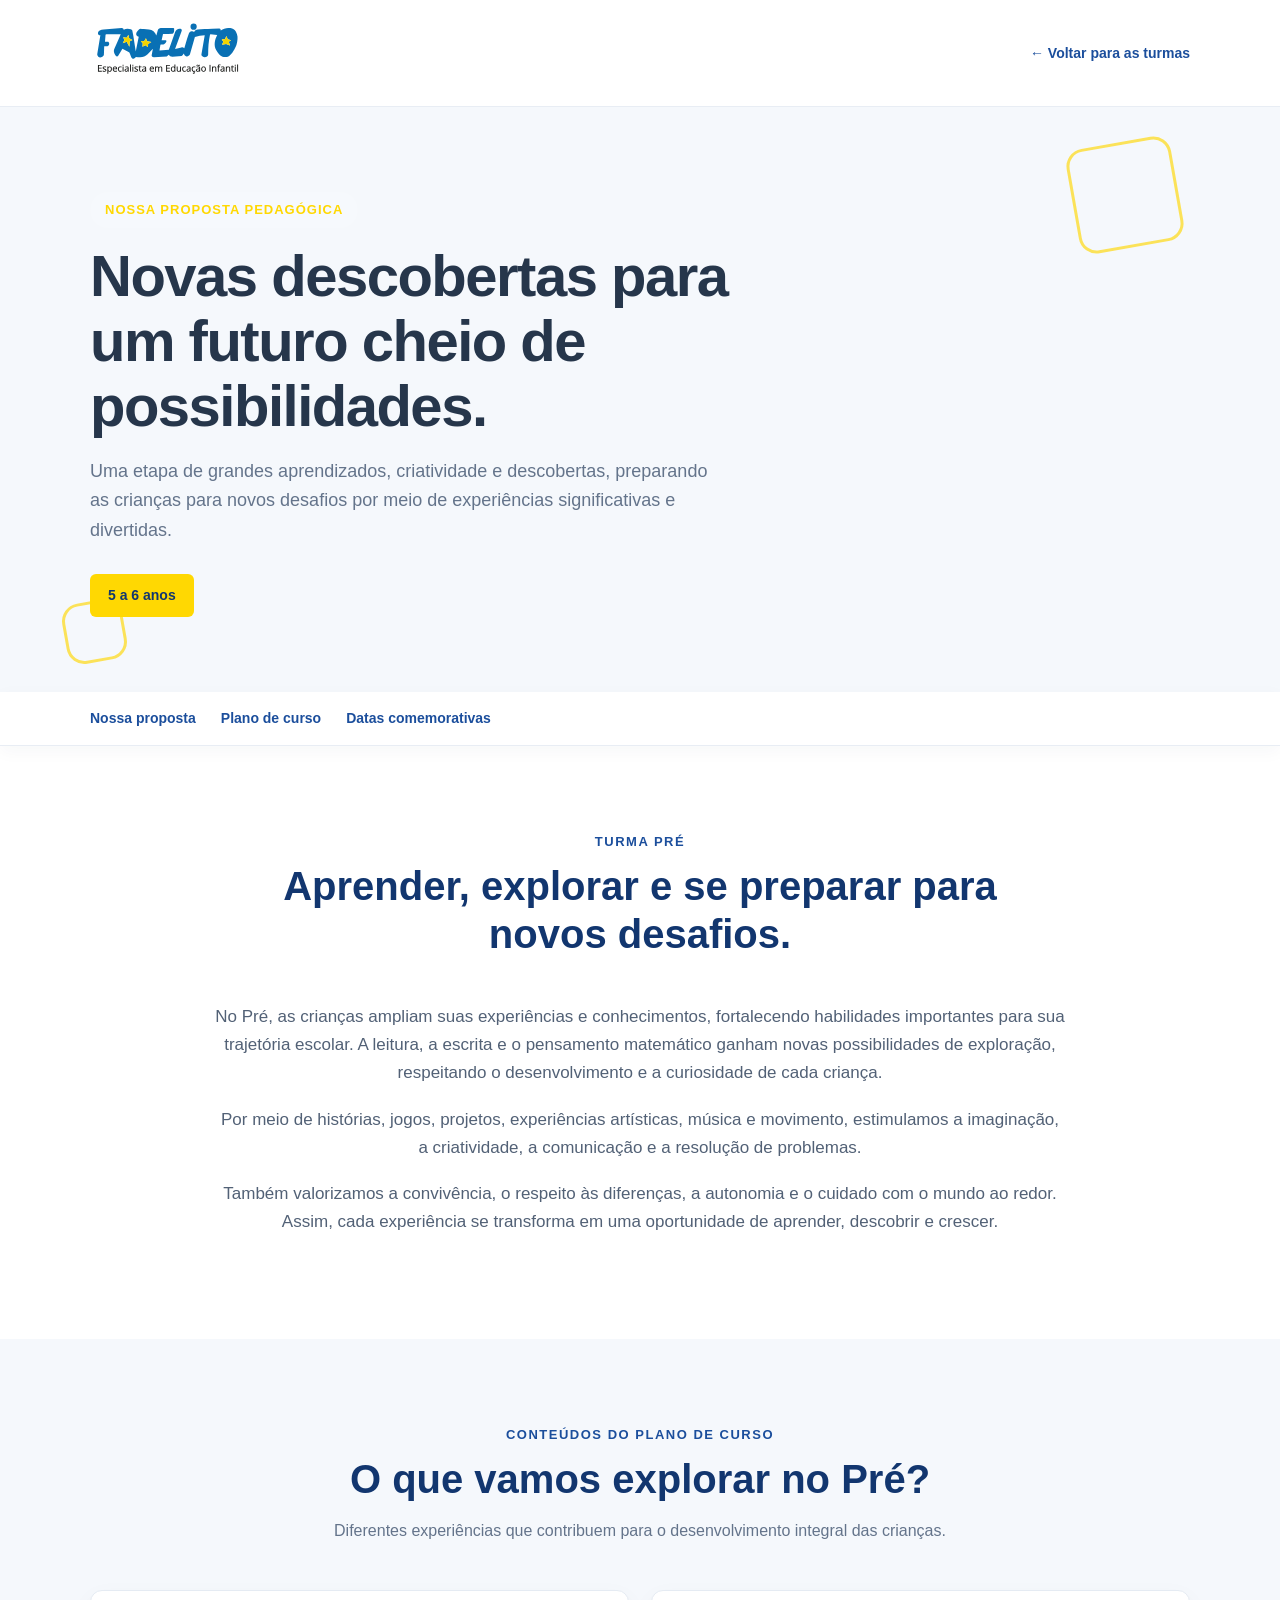
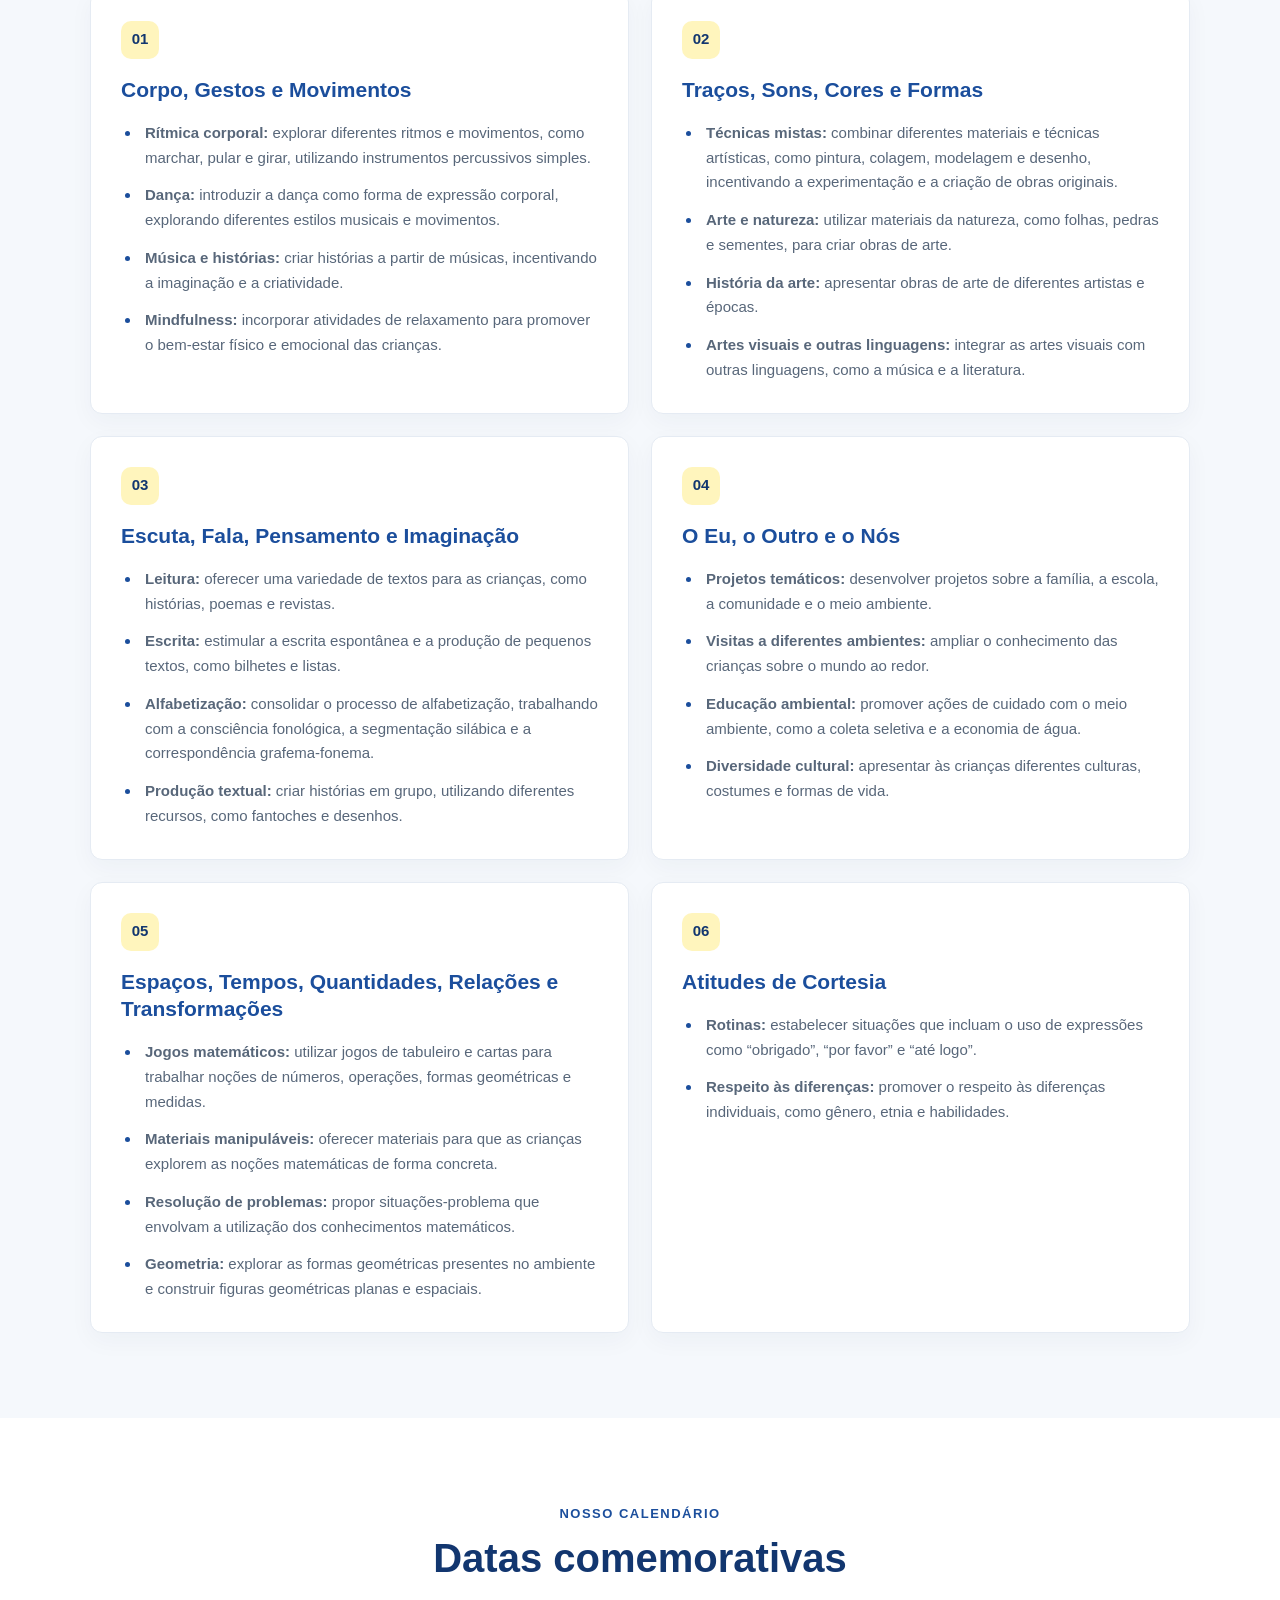
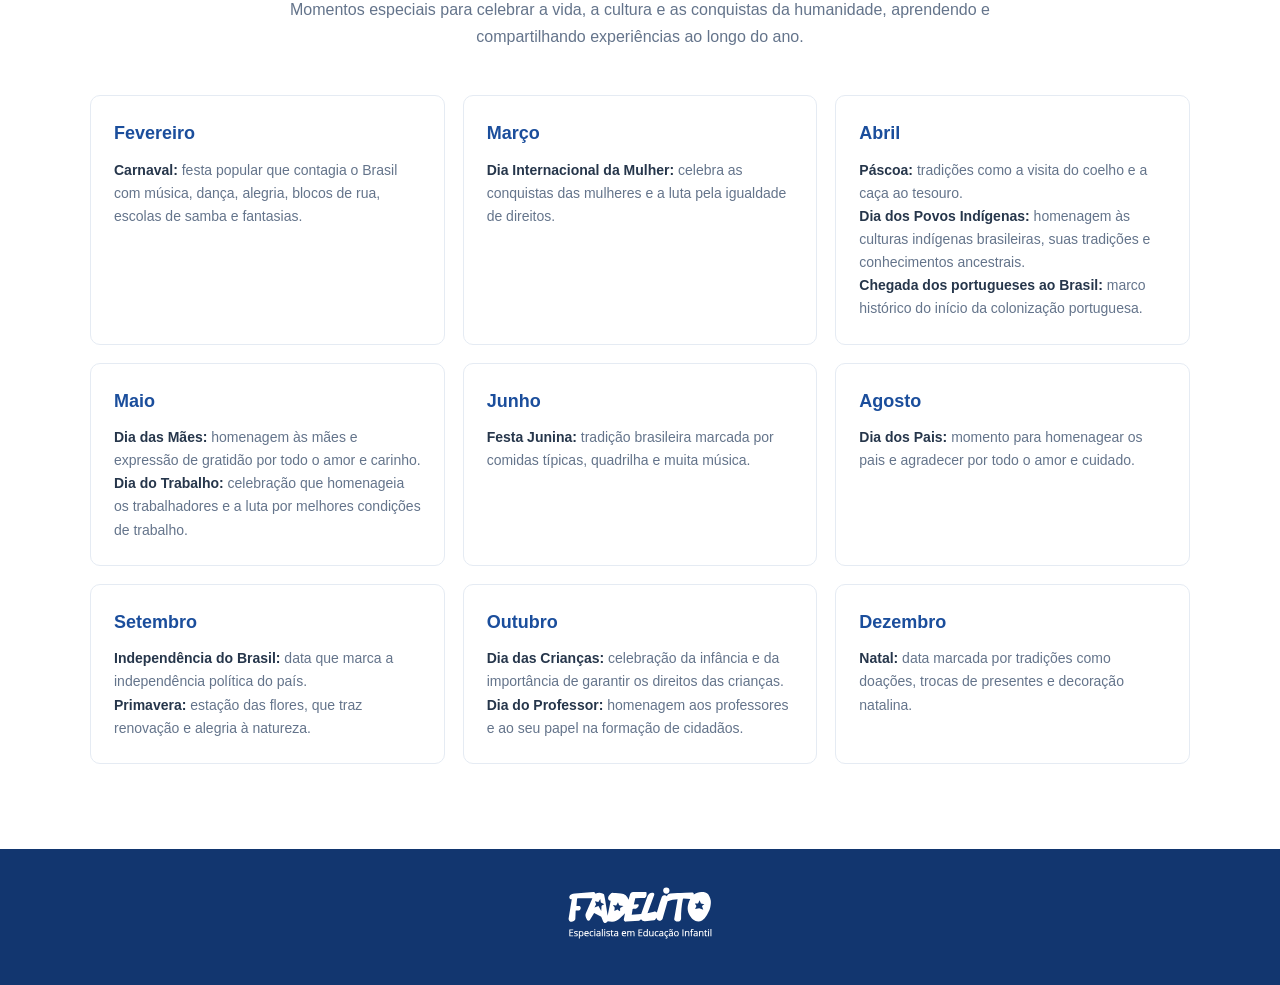
<file: pre.html>
<!DOCTYPE html>
<html lang="pt-BR">
<head>
<meta charset="UTF-8">
<meta name="viewport" content="width=device-width, initial-scale=1.0">
<title>Pré | Fadelito</title>

<style>
:root {
    --blue: #1b4e9c;
    --blue-dark: #12366f;
    --yellow: #ffd802;
    --light: #f5f8fc;
    --text: #26364b;
    --muted: #64748b;
    --white: #ffffff;
}

* {
    margin: 0;
    padding: 0;
    box-sizing: border-box;
}

html {
    scroll-behavior: smooth;
    scroll-padding-top: 100px;
}

body {
    font-family: Arial, Helvetica, sans-serif;
    color: var(--text);
    background: var(--white);
    line-height: 1.65;
}

.container {
    width: min(1100px, 90%);
    margin: 0 auto;
}

/* TOPO */

.topbar {
    padding: 20px 0;
    background: var(--white);
    border-bottom: 1px solid #e8edf4;
}

.topbar-content {
    display: flex;
    align-items: center;
    justify-content: space-between;
    gap: 20px;
}

.logo {
    width: 155px;
}

.logo img {
    max-height: 58px;
    object-fit: contain;
}

.back-link {
    color: var(--blue);
    font-size: 14px;
    font-weight: 700;
    text-decoration: none;
}

.back-link:hover {
    text-decoration: underline;
}

/* HERO */

.hero {
    position: relative;
    overflow: hidden;
    padding: 85px 0 75px;
    background: var(--light);
}

.hero::before,
.hero::after {
    content: "";
    position: absolute;
    border: 3px solid rgba(255,216,2,.65);
    border-radius: 18px;
    transform: rotate(-10deg);
}

.hero::before {
    width: 100px;
    height: 100px;
    top: 35px;
    right: 8%;
}

.hero::after {
    width: 55px;
    height: 55px;
    bottom: 30px;
    left: 5%;
}

.hero-content {
    position: relative;
    z-index: 1;
    max-width: 760px;
}

.eyebrow {
    display: inline-block;
    margin-bottom: 16px;
    padding: 7px 15px;
    border-radius: 30px;
    background: rgba(255,255,255,0.13);
    color: var(--yellow);
    font-size: 13px;
    font-weight: 700;
    letter-spacing: 1px;
    text-transform: uppercase;
}

.hero h1 {
    max-width: 680px;
    margin-bottom: 18px;
    font-size: clamp(36px, 5vw, 58px);
    line-height: 1.12;
    letter-spacing: -1.5px;
}

.hero p {
    max-width: 620px;
    color: var(--muted);
    font-size: 18px;
}

.age-tag {
    display: inline-block;
    margin-top: 28px;
    padding: 10px 18px;
    border-radius: 6px;
    background: var(--yellow);
    color: var(--blue-dark);
    font-size: 14px;
    font-weight: 800;
}

/* NAVEGAÇÃO */

.page-nav {
    position: sticky;
    top: 0;
    z-index: 10;
    background: var(--white);
    border-bottom: 1px solid #e8edf4;
    box-shadow: 0 5px 18px rgba(20, 48, 85, 0.04);
}

.nav-content {
    display: flex;
    gap: 25px;
    overflow-x: auto;
    padding: 15px 0;
    white-space: nowrap;
}

.nav-content a {
    color: var(--blue);
    font-size: 14px;
    font-weight: 700;
    text-decoration: none;
}

.nav-content a:hover {
    color: #e2b900;
}

/* SEÇÕES */

.content-section {
    padding: 85px 0;
}

.content-section.light {
    background: var(--light);
}

.section-heading {
    max-width: 720px;
    margin: 0 auto 45px;
    text-align: center;
}

.section-label {
    display: block;
    margin-bottom: 10px;
    color: var(--blue);
    font-size: 13px;
    font-weight: 800;
    letter-spacing: 1.5px;
    text-transform: uppercase;
}

.section-heading h2 {
    margin-bottom: 15px;
    color: var(--blue-dark);
    font-size: clamp(29px, 4vw, 40px);
    line-height: 1.2;
}

.section-heading p {
    color: var(--muted);
    font-size: 16px;
}

.proposal {
    max-width: 850px;
    margin: 0 auto;
    text-align: center;
}

.proposal p {
    margin-bottom: 18px;
    color: #526176;
    font-size: 17px;
}

/* CONTEÚDOS */

.learning-grid {
    display: grid;
    grid-template-columns: repeat(2, 1fr);
    gap: 22px;
}

.learning-card {
    padding: 30px;
    border: 1px solid #e5ebf3;
    border-radius: 12px;
    background: var(--white);
    box-shadow: 0 8px 25px rgba(20, 48, 85, 0.04);
}

.learning-card.full {
    grid-column: 1 / -1;
}

.card-number {
    display: inline-flex;
    align-items: center;
    justify-content: center;
    width: 38px;
    height: 38px;
    margin-bottom: 17px;
    border-radius: 10px;
    background: #fff5bd;
    color: var(--blue-dark);
    font-size: 15px;
    font-weight: 800;
}

.learning-card h3 {
    margin-bottom: 18px;
    color: var(--blue);
    font-size: 21px;
    line-height: 1.3;
}

.learning-card ul {
    padding-left: 20px;
}

.learning-card li {
    margin-bottom: 13px;
    padding-left: 4px;
    color: #58677a;
    font-size: 15px;
}

.learning-card li:last-child {
    margin-bottom: 0;
}

.learning-card li::marker {
    color: var(--blue);
}

/* DATAS COMEMORATIVAS */

.calendar-grid {
    display: grid;
    grid-template-columns: repeat(3, 1fr);
    gap: 18px;
}

.calendar-card {
    padding: 23px;
    border: 1px solid #e5ebf3;
    border-radius: 10px;
    background: var(--white);
}

.calendar-card h3 {
    margin-bottom: 10px;
    color: var(--blue);
    font-size: 18px;
}

.calendar-card p {
    color: var(--muted);
    font-size: 14px;
}

.calendar-card strong {
    color: var(--text);
}

/* RODAPÉ */

.footer {
    padding: 35px 0;
    background: var(--blue-dark);
    color: var(--white);
    text-align: center;
}

.footer strong {
    display: block;
    margin-bottom: 5px;
    font-size: 21px;
    letter-spacing: -0.5px;
}

.footer p {
    color: rgba(255,255,255,0.75);
    font-size: 13px;
}

/* RESPONSIVO */

@media (max-width: 700px) {
    .hero {
        padding: 70px 0;
    }

    .hero p {
        font-size: 16px;
    }

    .nav-content {
        justify-content: flex-start;
        gap: 24px;
        overflow-x: auto;
        white-space: nowrap;
        padding: 14px 5%;
    }

    .content-section {
        padding: 65px 0;
    }

    .learning-grid,
    .calendar-grid {
        grid-template-columns: 1fr;
    }

    .learning-card.full {
        grid-column: auto;
    }

    .learning-card {
        padding: 24px;
    }

    .proposal p {
        font-size: 16px;
        text-align: left;
    }

    .topbar-content {
        align-items: flex-start;
    }

    .logo {
        font-size: 23px;
    }

    .back-link {
        font-size: 12px;
        text-align: right;
    }
}
</style>
</head>

<body>

<!-- TOPO -->
<header class="topbar">
    <div class="container topbar-content">
        <div class="logo"><a href="index.html#turmas"><img src="images/logo-fadelito.svg" alt="Fadelito"></a></div>
        <a class="back-link" href="index.html#turmas">← Voltar para as turmas</a>
    </div>
</header>

<!-- HERO -->
<section class="hero">
    <div class="container">
        <div class="hero-content">
            <span class="eyebrow">Nossa proposta pedagógica</span>

            <h1>Novas descobertas para um futuro cheio de possibilidades.</h1>

            <p>
                Uma etapa de grandes aprendizados, criatividade e descobertas,
                preparando as crianças para novos desafios por meio de experiências
                significativas e divertidas.
            </p>

            <span class="age-tag">5 a 6 anos</span>
        </div>
    </div>
</section>

<!-- NAVEGAÇÃO -->
<nav class="page-nav">
    <div class="container nav-content">
        <a href="#proposta">Nossa proposta</a>
        <a href="#plano">Plano de curso</a>
        <a href="#datas">Datas comemorativas</a>
    </div>
</nav>

<!-- NOSSA PROPOSTA -->
<section class="content-section" id="proposta">
    <div class="container">
        <div class="section-heading">
            <span class="section-label">Turma Pré</span>
            <h2>Aprender, explorar e se preparar para novos desafios.</h2>
        </div>

        <div class="proposal">
            <p>
                No Pré, as crianças ampliam suas experiências e conhecimentos,
                fortalecendo habilidades importantes para sua trajetória escolar.
                A leitura, a escrita e o pensamento matemático ganham novas
                possibilidades de exploração, respeitando o desenvolvimento e
                a curiosidade de cada criança.
            </p>

            <p>
                Por meio de histórias, jogos, projetos, experiências artísticas,
                música e movimento, estimulamos a imaginação, a criatividade,
                a comunicação e a resolução de problemas.
            </p>

            <p>
                Também valorizamos a convivência, o respeito às diferenças,
                a autonomia e o cuidado com o mundo ao redor. Assim, cada
                experiência se transforma em uma oportunidade de aprender,
                descobrir e crescer.
            </p>
        </div>
    </div>
</section>

<!-- PLANO DE CURSO -->
<section class="content-section light" id="plano">
    <div class="container">

        <div class="section-heading">
            <span class="section-label">Conteúdos do plano de curso</span>
            <h2>O que vamos explorar no Pré?</h2>
            <p>
                Diferentes experiências que contribuem para o desenvolvimento
                integral das crianças.
            </p>
        </div>

        <div class="learning-grid">

            <!-- 1 -->
            <article class="learning-card">
                <span class="card-number">01</span>
                <h3>Corpo, Gestos e Movimentos</h3>
                <ul>
                    <li><strong>Rítmica corporal:</strong> explorar diferentes ritmos e movimentos, como marchar, pular e girar, utilizando instrumentos percussivos simples.</li>
                    <li><strong>Dança:</strong> introduzir a dança como forma de expressão corporal, explorando diferentes estilos musicais e movimentos.</li>
                    <li><strong>Música e histórias:</strong> criar histórias a partir de músicas, incentivando a imaginação e a criatividade.</li>
                    <li><strong>Mindfulness:</strong> incorporar atividades de relaxamento para promover o bem-estar físico e emocional das crianças.</li>
                </ul>
            </article>

            <!-- 2 -->
            <article class="learning-card">
                <span class="card-number">02</span>
                <h3>Traços, Sons, Cores e Formas</h3>
                <ul>
                    <li><strong>Técnicas mistas:</strong> combinar diferentes materiais e técnicas artísticas, como pintura, colagem, modelagem e desenho, incentivando a experimentação e a criação de obras originais.</li>
                    <li><strong>Arte e natureza:</strong> utilizar materiais da natureza, como folhas, pedras e sementes, para criar obras de arte.</li>
                    <li><strong>História da arte:</strong> apresentar obras de arte de diferentes artistas e épocas.</li>
                    <li><strong>Artes visuais e outras linguagens:</strong> integrar as artes visuais com outras linguagens, como a música e a literatura.</li>
                </ul>
            </article>

            <!-- 3 -->
            <article class="learning-card">
                <span class="card-number">03</span>
                <h3>Escuta, Fala, Pensamento e Imaginação</h3>
                <ul>
                    <li><strong>Leitura:</strong> oferecer uma variedade de textos para as crianças, como histórias, poemas e revistas.</li>
                    <li><strong>Escrita:</strong> estimular a escrita espontânea e a produção de pequenos textos, como bilhetes e listas.</li>
                    <li><strong>Alfabetização:</strong> consolidar o processo de alfabetização, trabalhando com a consciência fonológica, a segmentação silábica e a correspondência grafema-fonema.</li>
                    <li><strong>Produção textual:</strong> criar histórias em grupo, utilizando diferentes recursos, como fantoches e desenhos.</li>
                </ul>
            </article>

            <!-- 4 -->
            <article class="learning-card">
                <span class="card-number">04</span>
                <h3>O Eu, o Outro e o Nós</h3>
                <ul>
                    <li><strong>Projetos temáticos:</strong> desenvolver projetos sobre a família, a escola, a comunidade e o meio ambiente.</li>
                    <li><strong>Visitas a diferentes ambientes:</strong> ampliar o conhecimento das crianças sobre o mundo ao redor.</li>
                    <li><strong>Educação ambiental:</strong> promover ações de cuidado com o meio ambiente, como a coleta seletiva e a economia de água.</li>
                    <li><strong>Diversidade cultural:</strong> apresentar às crianças diferentes culturas, costumes e formas de vida.</li>
                </ul>
            </article>

            <!-- 5 -->
            <article class="learning-card">
                <span class="card-number">05</span>
                <h3>Espaços, Tempos, Quantidades, Relações e Transformações</h3>
                <ul>
                    <li><strong>Jogos matemáticos:</strong> utilizar jogos de tabuleiro e cartas para trabalhar noções de números, operações, formas geométricas e medidas.</li>
                    <li><strong>Materiais manipuláveis:</strong> oferecer materiais para que as crianças explorem as noções matemáticas de forma concreta.</li>
                    <li><strong>Resolução de problemas:</strong> propor situações-problema que envolvam a utilização dos conhecimentos matemáticos.</li>
                    <li><strong>Geometria:</strong> explorar as formas geométricas presentes no ambiente e construir figuras geométricas planas e espaciais.</li>
                </ul>
            </article>

            <!-- 6 -->
            <article class="learning-card">
                <span class="card-number">06</span>
                <h3>Atitudes de Cortesia</h3>
                <ul>
                    <li><strong>Rotinas:</strong> estabelecer situações que incluam o uso de expressões como “obrigado”, “por favor” e “até logo”.</li>
                    <li><strong>Respeito às diferenças:</strong> promover o respeito às diferenças individuais, como gênero, etnia e habilidades.</li>
                </ul>
            </article>

        </div>
    </div>
</section>

<!-- DATAS COMEMORATIVAS -->
<section class="content-section" id="datas">
    <div class="container">

        <div class="section-heading">
            <span class="section-label">Nosso calendário</span>
            <h2>Datas comemorativas</h2>
            <p>
                Momentos especiais para celebrar a vida, a cultura e as
                conquistas da humanidade, aprendendo e compartilhando
                experiências ao longo do ano.
            </p>
        </div>

        <div class="calendar-grid">

            <article class="calendar-card">
                <h3>Fevereiro</h3>
                <p><strong>Carnaval:</strong> festa popular que contagia o Brasil com música, dança, alegria, blocos de rua, escolas de samba e fantasias.</p>
            </article>

            <article class="calendar-card">
                <h3>Março</h3>
                <p><strong>Dia Internacional da Mulher:</strong> celebra as conquistas das mulheres e a luta pela igualdade de direitos.</p>
            </article>

            <article class="calendar-card">
                <h3>Abril</h3>
                <p><strong>Páscoa:</strong> tradições como a visita do coelho e a caça ao tesouro.</p>
                <p><strong>Dia dos Povos Indígenas:</strong> homenagem às culturas indígenas brasileiras, suas tradições e conhecimentos ancestrais.</p>
                <p><strong>Chegada dos portugueses ao Brasil:</strong> marco histórico do início da colonização portuguesa.</p>
            </article>

            <article class="calendar-card">
                <h3>Maio</h3>
                <p><strong>Dia das Mães:</strong> homenagem às mães e expressão de gratidão por todo o amor e carinho.</p>
                <p><strong>Dia do Trabalho:</strong> celebração que homenageia os trabalhadores e a luta por melhores condições de trabalho.</p>
            </article>

            <article class="calendar-card">
                <h3>Junho</h3>
                <p><strong>Festa Junina:</strong> tradição brasileira marcada por comidas típicas, quadrilha e muita música.</p>
            </article>

            <article class="calendar-card">
                <h3>Agosto</h3>
                <p><strong>Dia dos Pais:</strong> momento para homenagear os pais e agradecer por todo o amor e cuidado.</p>
            </article>

            <article class="calendar-card">
                <h3>Setembro</h3>
                <p><strong>Independência do Brasil:</strong> data que marca a independência política do país.</p>
                <p><strong>Primavera:</strong> estação das flores, que traz renovação e alegria à natureza.</p>
            </article>

            <article class="calendar-card">
                <h3>Outubro</h3>
                <p><strong>Dia das Crianças:</strong> celebração da infância e da importância de garantir os direitos das crianças.</p>
                <p><strong>Dia do Professor:</strong> homenagem aos professores e ao seu papel na formação de cidadãos.</p>
            </article>

            <article class="calendar-card">
                <h3>Dezembro</h3>
                <p><strong>Natal:</strong> data marcada por tradições como doações, trocas de presentes e decoração natalina.</p>
            </article>

        </div>
    </div>
</section>

<!-- RODAPÉ -->
<footer class="footer">
    <div class="container logo">
<img src="images/logo-fadelito-branco.svg" alt="Fadelito">
    </div>
</footer>

</body>
</html>
</file>
